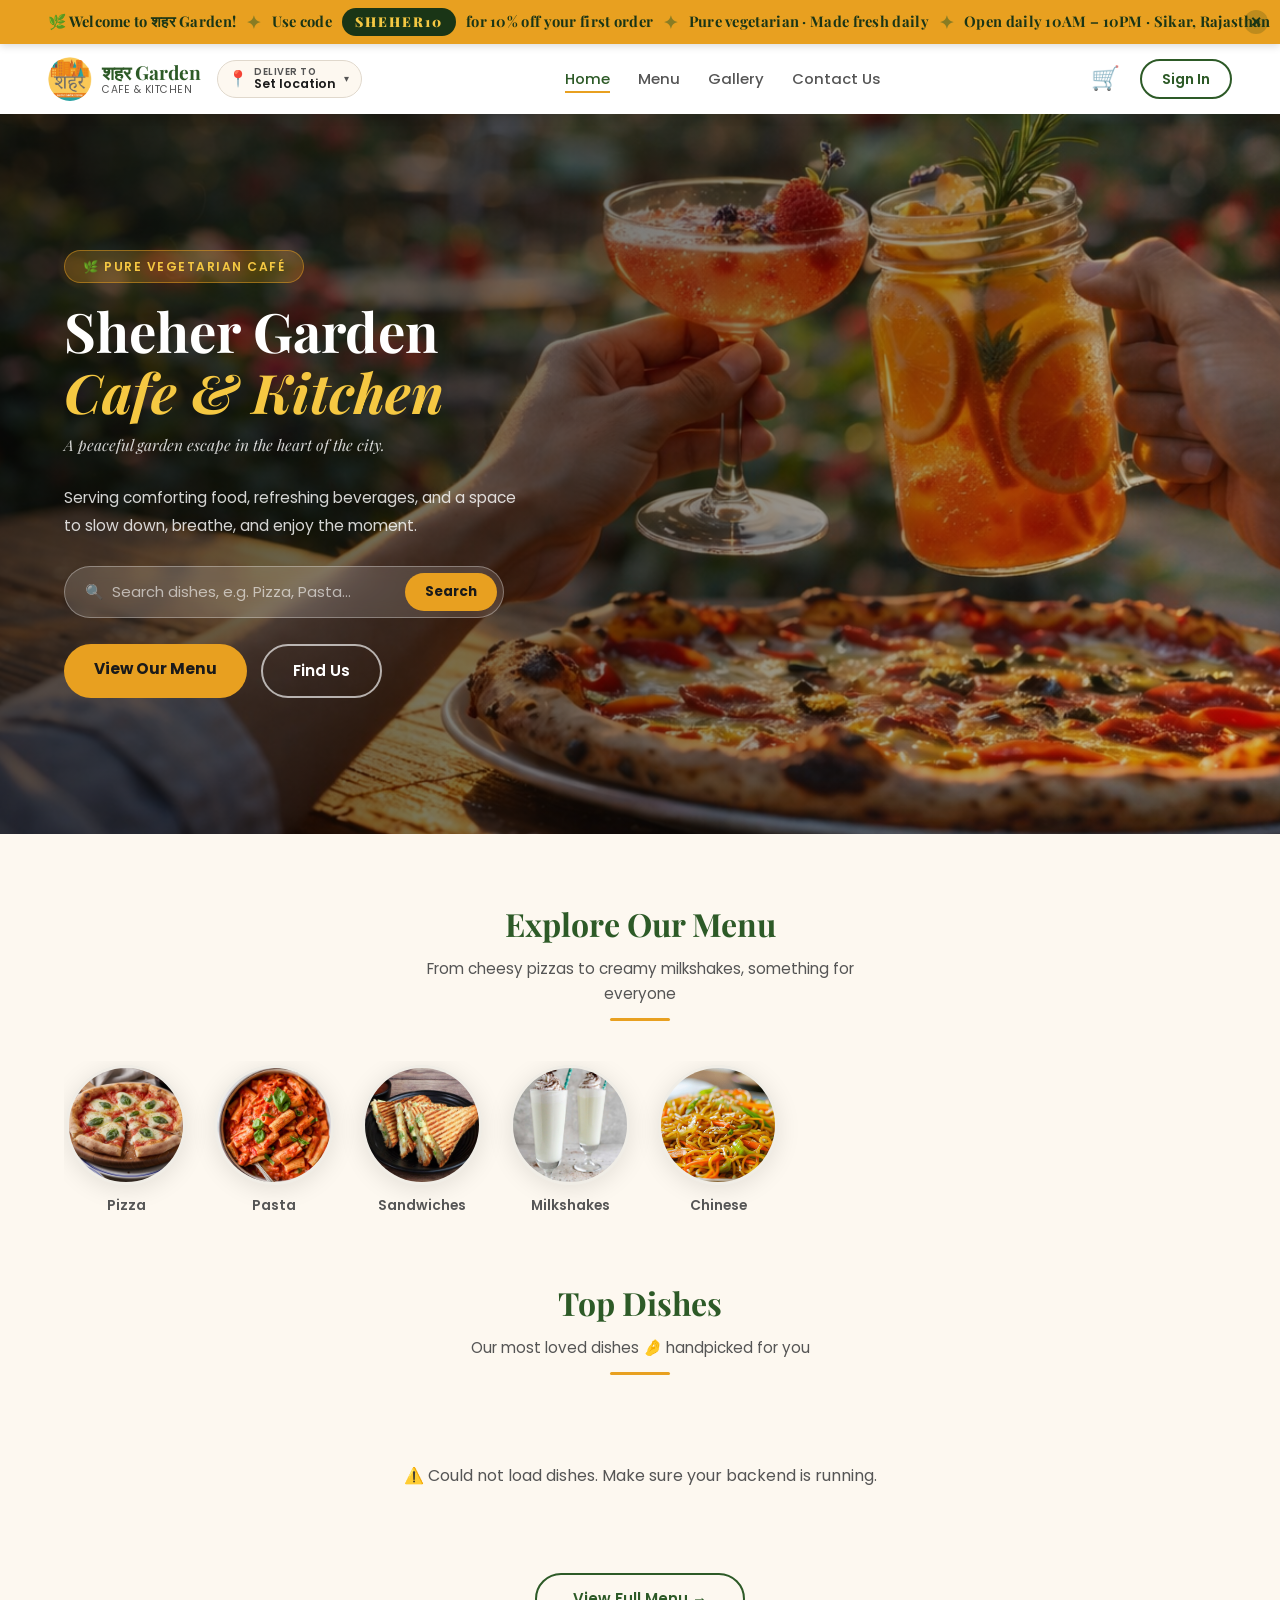
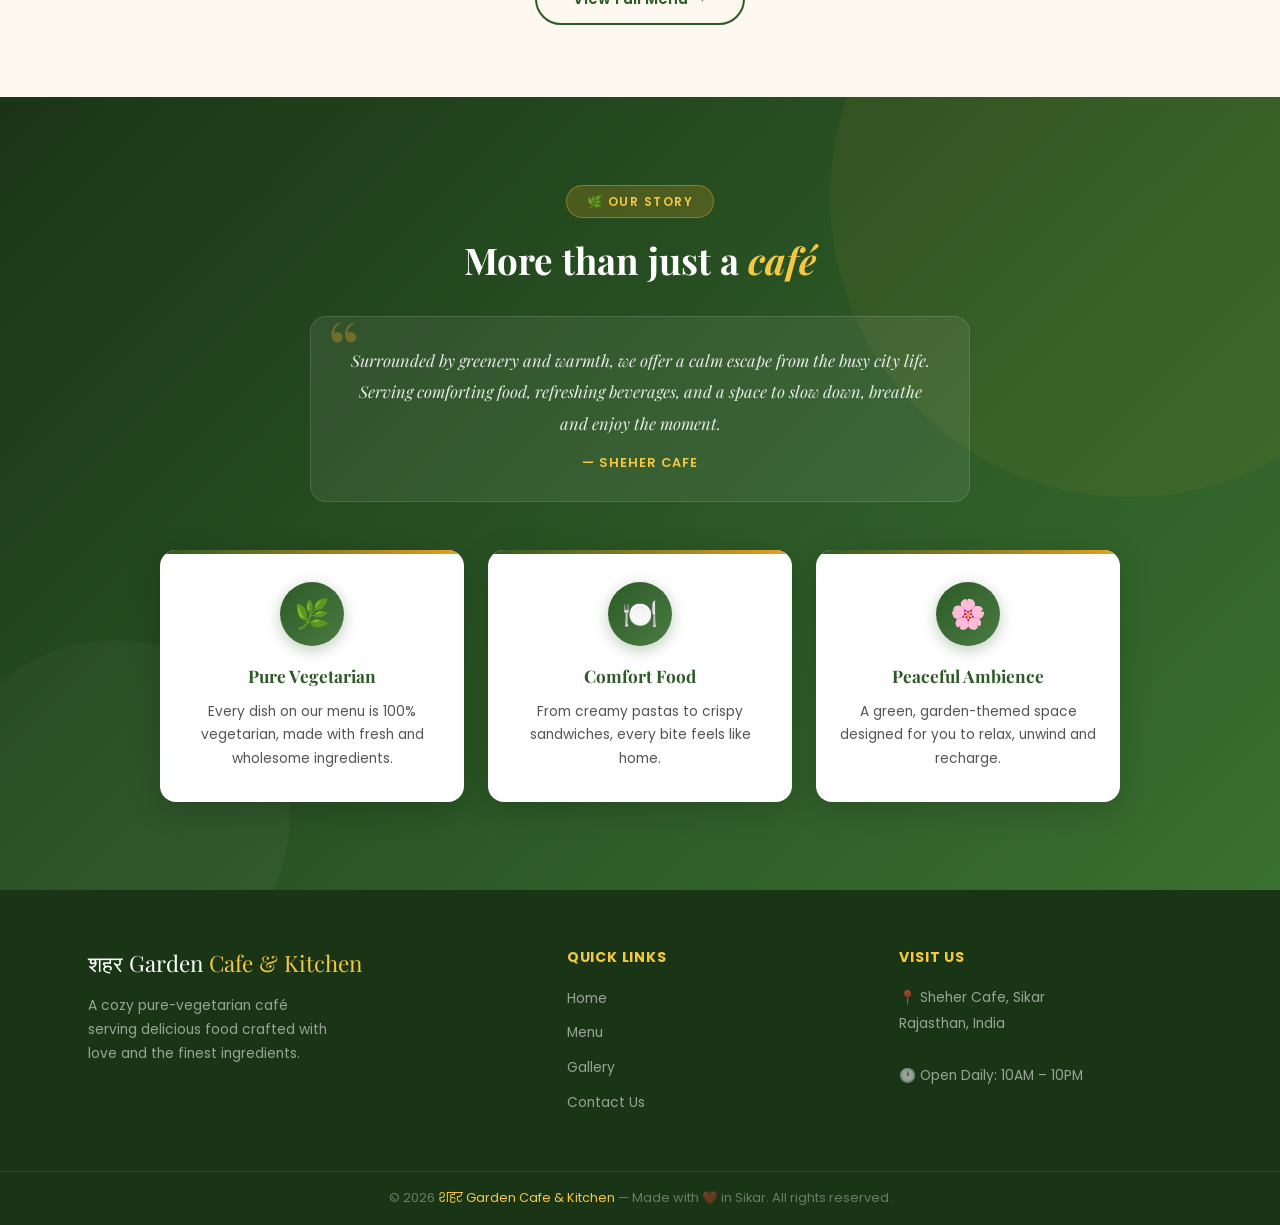
<file: frontend/index.html>
<!DOCTYPE html>
<html lang="en">
<head>
  <meta charset="UTF-8"/>
  <meta name="viewport" content="width=device-width, initial-scale=1.0"/>
  <title>शहर Garden Cafe &amp; Kitchen</title>
  <meta name="description" content="A peaceful pure-vegetarian garden café in Sikar, Rajasthan. Comforting food, refreshing beverages, and a space to slow down."/>

  <!-- Favicon -->
  <link rel="icon" type="image/png" href="images/logo.png"/>
  <link rel="apple-touch-icon" href="images/logo.png"/>

  <!-- Fonts -->
  <link rel="preconnect" href="https://fonts.googleapis.com"/>
  <link rel="preconnect" href="https://fonts.gstatic.com" crossorigin/>
  <link href="https://fonts.googleapis.com/css2?family=Playfair+Display:ital,wght@0,600;0,700;1,600&family=Poppins:wght@300;400;500;600&display=swap" rel="stylesheet"/>

  <!-- CSS: shared first, then page-specific -->
  <link rel="stylesheet" href="css/shared.css"/>
  <link rel="stylesheet" href="css/pages/index.css"/>
</head>
<body>

  <!-- ═══════════════════════════════════════
       ANNOUNCEMENT BAR (index + menu only)
  ═══════════════════════════════════════ -->
  <div class="announce-bar" id="announceBar" role="banner" aria-label="Promotion">
    <div class="announce-ticker" aria-hidden="true">
      <!-- First copy -->
      <span class="announce-msg">
        🌿 Welcome to शहर Garden!
        <span class="sep">✦</span>
        Use code <span class="code-pill">SHEHER10</span> for 10% off your first order
        <span class="sep">✦</span>
        Pure vegetarian · Made fresh daily
        <span class="sep">✦</span>
        Open daily 10AM – 10PM · Sikar, Rajasthan
        <span class="sep">✦</span>
      </span>
      <!-- Duplicate for seamless loop -->
      <span class="announce-msg" aria-hidden="true">
        🌿 Welcome to शहर Garden!
        <span class="sep">✦</span>
        Use code <span class="code-pill">SHEHER10</span> for 10% off your first order
        <span class="sep">✦</span>
        Pure vegetarian · Made fresh daily
        <span class="sep">✦</span>
        Open daily 10AM – 10PM · Sikar, Rajasthan
        <span class="sep">✦</span>
      </span>
    </div>
    <button class="announce-close" id="announceClose" aria-label="Dismiss announcement">✕</button>
  </div>

  <!-- ═══════════════════════════════════════
       NAVBAR
  ═══════════════════════════════════════ -->
  <nav role="navigation" aria-label="Main navigation">

    <!-- Logo -->
    <a class="nav-logo" href="index.html" aria-label="शहर Garden home">
      <img src="images/logo.png" alt="शहर Garden logo"/>
      <div class="nav-logo-text">
        <span class="nav-logo-name">शहर Garden</span>
        <span class="nav-logo-tagline">Cafe &amp; Kitchen</span>
      </div>
    </a>

    <!-- Location tab -->
    <div class="location-tab" id="locationTab" role="button" tabindex="0"
         aria-label="Set delivery location" aria-expanded="false">
      <span class="loc-pin">📍</span>
      <div class="loc-text">
        <span class="loc-label">Deliver to</span>
        <span class="loc-value" id="locValue">Set location</span>
      </div>
      <span class="loc-arrow">▾</span>
      <!-- Location dropdown -->
      <div class="location-dropdown" id="locationDropdown" aria-label="Delivery location picker">
        <div class="loc-dropdown-title">Your Delivery Location</div>
        <div class="loc-current-val" id="locCurrentVal">No location saved yet.</div>
        <button class="btn-use-location" id="btnFetchLocation">
          <div class="loc-spinner" id="locSpinner"></div>
          <span class="btn-loc-label">Use My Current Location</span>
        </button>
      </div>
    </div>

    <!-- Desktop nav links (rendered by shared.js) -->
    <ul class="nav-links" id="navLinks" role="list"></ul>

    <!-- Desktop right: cart + sign in -->
    <div class="nav-actions">
      <button class="cart-btn" id="cartBtn" aria-label="View cart">
        🛒<span class="cart-badge" id="cartBadge" aria-live="polite">0</span>
      </button>
      <a class="btn-signin" href="login.html">Sign In</a>
    </div>

    <!-- Mobile right: cart icon + hamburger (outside menu) -->
    <div class="mobile-nav-right">
      <button class="cart-btn" id="cartBtnMobile" aria-label="View cart">
        🛒<span class="cart-badge" id="cartBadgeMobile" aria-live="polite">0</span>
      </button>
      <button class="hamburger" id="hamburger" aria-label="Open menu" aria-expanded="false">
        <div class="hamburger-bars">
          <span></span><span></span><span></span>
        </div>
        <span class="hamburger-label">Menu</span>
      </button>
    </div>

  </nav>

  <!-- ═══════════════════════════════════════
       MOBILE SLIDE MENU (from right, green)
  ═══════════════════════════════════════ -->
  <div class="mobile-menu-overlay" id="mobileMenuOverlay" aria-hidden="true"></div>
  <div class="mobile-menu" id="mobileMenu" role="dialog" aria-modal="true" aria-label="Navigation">

    <div class="mobile-menu-header">
      <div class="mobile-menu-brand">शहर Garden <em>Cafe &amp; Kitchen</em></div>
      <button class="mobile-menu-close" id="mobileMenuClose" aria-label="Close menu">✕</button>
    </div>

    <!-- Nav links injected by shared.js from NAV_ITEMS -->
    <nav class="mobile-nav-links" id="mobileNavLinks" aria-label="Mobile navigation"></nav>

    <!-- Auth footer: Sign In link replaced by shared.js when logged in -->
    <div class="mobile-menu-footer" id="mobileMenuFooter">
      <a class="btn-signin" href="login.html" id="mobileSignIn">Sign In</a>
    </div>

  </div>

  <!-- ═══════════════════════════════════════
       CART DRAWER
  ═══════════════════════════════════════ -->
  <div class="cart-overlay" id="cartOverlay" aria-hidden="true"></div>
  <div class="cart-drawer"  id="cartDrawer"  role="dialog" aria-modal="true" aria-label="Shopping cart">
    <div class="cart-header">
      <h3>🛒 Your Cart</h3>
      <button class="cart-close" id="cartClose" aria-label="Close cart">✕</button>
    </div>
    <div class="cart-items" id="cartItems">
      <div class="cart-empty">
        <div style="font-size:3rem">🍽️</div>
        <p>Your cart is empty.<br/>Add some delicious dishes!</p>
      </div>
    </div>
    <div class="cart-footer" id="cartFooter" style="display:none;">
      <div class="cart-total">
        <span>Total Amount</span>
        <strong id="cartTotal">₹0</strong>
      </div>
      <button class="btn-checkout" id="checkoutBtn">Proceed to Checkout</button>
    </div>
  </div>

  <!-- ═══════════════════════════════════════
       HERO
  ═══════════════════════════════════════ -->
  <section class="hero" aria-label="Hero">
    <img class="hero-img" src="images/hero.png" alt="शहर Garden Cafe" fetchpriority="high"/>
    <div class="hero-overlay" aria-hidden="true"></div>
    <div class="hero-content">
      <div class="hero-tag">🌿 Pure Vegetarian Café</div>
      <h1>Sheher Garden<br/><em>Cafe &amp; Kitchen</em></h1>
      <p class="hero-subtitle">A peaceful garden escape in the heart of the city.</p>
      <p>Serving comforting food, refreshing beverages, and a space to slow down, breathe, and enjoy the moment.</p>

      <div class="hero-search" id="heroSearch" role="search">
        <input type="text" id="heroSearchInput"
               placeholder="🔍  Search dishes, e.g. Pizza, Pasta…"
               autocomplete="off" aria-label="Search dishes"/>
        <button class="hero-search-btn" id="heroSearchBtn">Search</button>
        <div class="search-results" id="searchResults" role="listbox" aria-label="Search suggestions"></div>
      </div>

      <div class="hero-buttons">
        <a class="btn-hero-primary" href="menu.html">View Our Menu</a>
        <a class="btn-hero-outline" href="contact.html">Find Us</a>
      </div>
    </div>
  </section>

  <!-- ═══════════════════════════════════════
       CATEGORIES SCROLL
  ═══════════════════════════════════════ -->
  <div class="container">
    <section class="categories-section" aria-label="Menu categories">
      <div class="section-head">
        <h2>Explore Our Menu</h2>
        <p>From cheesy pizzas to creamy milkshakes, something for everyone</p>
        <div class="gold-line" aria-hidden="true"></div>
      </div>

      <!-- Drag on desktop, swipe on mobile — add new categories freely -->
      <div class="categories-scroll-wrap" role="list" aria-label="Menu categories">
        <div class="categories-row">
          <a class="cat-item" href="menu.html?category=Pizza" role="listitem">
            <div class="cat-circle"><img src="images/margherita_pizza.png" alt="Pizza" loading="lazy"/></div>
            <span class="cat-label">Pizza</span>
          </a>
          <a class="cat-item" href="menu.html?category=Pasta" role="listitem">
            <div class="cat-circle"><img src="images/red_sause_pasta.png" alt="Pasta" loading="lazy"/></div>
            <span class="cat-label">Pasta</span>
          </a>
          <a class="cat-item" href="menu.html?category=Sandwiches" role="listitem">
            <div class="cat-circle"><img src="images/veg_grilled_sandwich.png" alt="Sandwiches" loading="lazy"/></div>
            <span class="cat-label">Sandwiches</span>
          </a>
          <a class="cat-item" href="menu.html?category=Milkshakes" role="listitem">
            <div class="cat-circle"><img src="images/vanilla_milkshake.png" alt="Milkshakes" loading="lazy"/></div>
            <span class="cat-label">Milkshakes</span>
          </a>
          <a class="cat-item" href="menu.html?category=Chinese" role="listitem">
            <div class="cat-circle"><img src="images/veg_chowmein.png" alt="Chinese" loading="lazy"/></div>
            <span class="cat-label">Chinese</span>
          </a>
          <!-- Add new categories here — scroll handles overflow automatically -->
        </div>
      </div>
    </section>

    <!-- ═══════════════════════════════════════
         FEATURED DISHES
    ═══════════════════════════════════════ -->
    <section class="featured-section" aria-label="Top dishes">
      <div class="section-head">
        <h2>Top Dishes</h2>
        <p>Our most loved dishes 🤌 handpicked for you</p>
        <div class="gold-line" aria-hidden="true"></div>
      </div>
      <div class="menu-grid" id="featuredGrid" role="list">
        <div class="state-box">
          <div class="spinner" aria-hidden="true"></div>
          <p>Loading dishes…</p>
        </div>
      </div>
      <div class="view-all-wrap">
        <a class="btn-view-all" href="menu.html">View Full Menu →</a>
      </div>
    </section>
  </div>

  <!-- ═══════════════════════════════════════
       WHY US
  ═══════════════════════════════════════ -->
  <section class="why-section" aria-label="About us">
    <div class="why-inner">
      <div class="why-tag">🌿 Our Story</div>
      <h2 class="why-title">More than just a <em>café</em></h2>
      <div class="why-quote-block">
        <p>Surrounded by greenery and warmth, we offer a calm escape from the busy city life. Serving comforting food, refreshing beverages, and a space to slow down, breathe and enjoy the moment.</p>
        <div class="author">— Sheher Cafe</div>
      </div>
      <div class="why-cards">
        <div class="why-card">
          <div class="why-icon-wrap" aria-hidden="true">🌿</div>
          <h4>Pure Vegetarian</h4>
          <p>Every dish on our menu is 100% vegetarian, made with fresh and wholesome ingredients.</p>
        </div>
        <div class="why-card">
          <div class="why-icon-wrap" aria-hidden="true">🍽️</div>
          <h4>Comfort Food</h4>
          <p>From creamy pastas to crispy sandwiches, every bite feels like home.</p>
        </div>
        <div class="why-card">
          <div class="why-icon-wrap" aria-hidden="true">🌸</div>
          <h4>Peaceful Ambience</h4>
          <p>A green, garden-themed space designed for you to relax, unwind and recharge.</p>
        </div>
      </div>
    </div>
  </section>

  <!-- ═══════════════════════════════════════
       FOOTER
  ═══════════════════════════════════════ -->
  <footer role="contentinfo">
    <!-- Desktop grid -->
    <div class="footer-inner">
      <div class="footer-brand">
        <div class="logo-text">शहर Garden <em>Cafe &amp; Kitchen</em></div>
        <p>A cozy pure-vegetarian café serving delicious food crafted with love and the finest ingredients.</p>
      </div>
      <div class="footer-col">
        <h4>Quick Links</h4>
        <ul id="footerLinks"></ul>
      </div>
      <div class="footer-col">
        <h4>Visit Us</h4>
        <p>📍 Sheher Cafe, Sikar<br/>Rajasthan, India</p>
        <br/>
        <p>🕐 Open Daily: 10AM – 10PM</p>
      </div>
    </div>
    <!-- Mobile stacked -->
    <div class="footer-mobile">
      <div>
        <div class="footer-mobile-brand">शहर Garden <em>Cafe &amp; Kitchen</em></div>
        <p class="footer-mobile-desc">A cozy pure-vegetarian café<br/>crafted with love.</p>
      </div>
      <div class="footer-mobile-col">
        <h5>Quick Links</h5>
        <ul id="footerLinksMobile"></ul>
      </div>
      <div class="footer-mobile-col">
        <h5>Visit Us</h5>
        <p>📍 Sheher Cafe, Sikar<br/>Rajasthan, India<br/>🕐 Open Daily: 10AM – 10PM</p>
      </div>
    </div>
    <div class="footer-bottom">
      © 2026 <span>शहर Garden Cafe &amp; Kitchen</span> — Made with ❤️ in Sikar. All rights reserved.
    </div>
  </footer>

  <!-- ═══════════════════════════════════════
       SCRIPTS — shared first, page second
  ═══════════════════════════════════════ -->
  <script src="js/shared.js"></script>
  <script src="js/pages/index.js"></script>

</body>
</html>
</file>
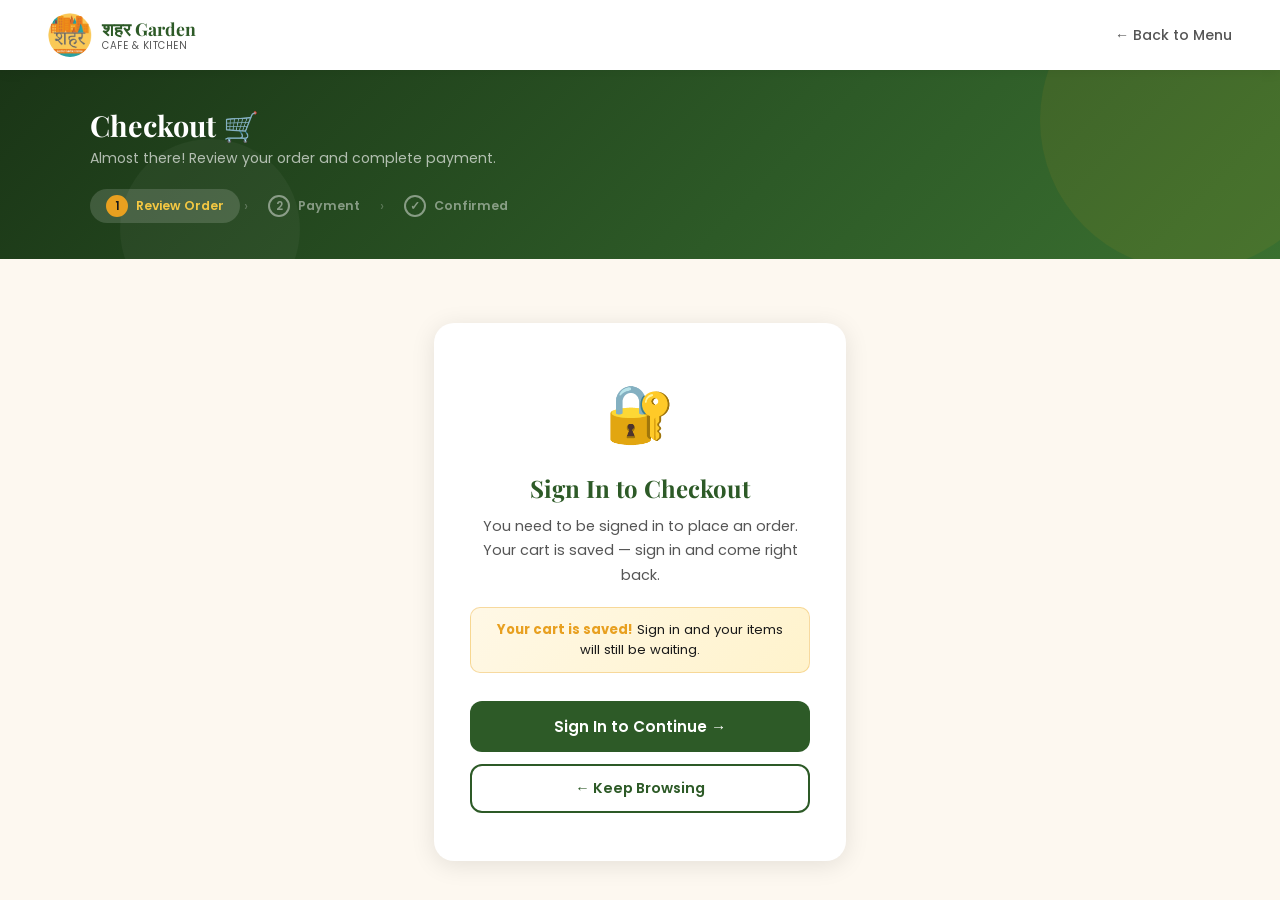
<file: frontend/checkout.html>
<!DOCTYPE html>
<html lang="en">
<head>
  <meta charset="UTF-8"/>
  <meta name="viewport" content="width=device-width, initial-scale=1.0"/>
  <title>Checkout – शहर Garden Cafe &amp; Kitchen</title>

  <!-- Favicon -->
  <link rel="icon" type="image/png" href="images/logo.png"/>
  <link rel="apple-touch-icon" href="images/logo.png"/>

  <!-- Fonts -->
  <link rel="preconnect" href="https://fonts.googleapis.com"/>
  <link rel="preconnect" href="https://fonts.gstatic.com" crossorigin/>
  <link href="https://fonts.googleapis.com/css2?family=Playfair+Display:ital,wght@0,600;0,700;1,600&family=Poppins:wght@300;400;500;600;700&display=swap" rel="stylesheet"/>

  <style>
    /* ── VARIABLES ── */
    :root {
      --green:       #2d5a27;
      --green-light: #4a7c42;
      --green-dark:  #1a3516;
      --gold:        #e8a020;
      --gold-light:  #f5c842;
      --cream:       #fdf8f0;
      --white:       #ffffff;
      --text-dark:   #1a1a1a;
      --text-mid:    #555;
      --error:       #e53e3e;
      --success:     #38a169;
      --shadow:      0 4px 24px rgba(0,0,0,0.10);
      --shadow-lg:   0 12px 40px rgba(0,0,0,0.16);
      --radius:      16px;
      --transition:  0.2s ease;
    }
    *, *::before, *::after { margin:0; padding:0; box-sizing:border-box; }
    body { font-family:'Poppins',sans-serif; background:var(--cream); color:var(--text-dark); min-height:100vh; }
    a { color:inherit; text-decoration:none; }
    button { cursor:pointer; font-family:'Poppins',sans-serif; }

    /* ── NAVBAR ── */
    nav {
      background:var(--white); display:flex; align-items:center;
      justify-content:space-between; padding:0 48px; height:70px;
      box-shadow:0 2px 12px rgba(0,0,0,0.07); position:sticky; top:0; z-index:100;
    }
    .nav-logo { display:flex; align-items:center; gap:10px; }
    .nav-logo img { height:44px; width:44px; border-radius:50%; object-fit:cover; }
    .nav-logo-text { display:flex; flex-direction:column; line-height:1.2; }
    .nav-logo-name    { font-family:'Playfair Display',serif; font-size:1.1rem; color:var(--green); font-weight:700; }
    .nav-logo-tagline { font-size:0.62rem; color:var(--text-mid); text-transform:uppercase; letter-spacing:0.5px; }
    .nav-back {
      display:flex; align-items:center; gap:6px;
      color:var(--text-mid); font-size:0.88rem; font-weight:500;
      transition:color var(--transition);
    }
    .nav-back:hover { color:var(--green); }

    /* ── PAGE HEADER ── */
    .page-header {
      background:linear-gradient(135deg,var(--green-dark) 0%,var(--green) 60%,#3a7030 100%);
      padding:36px 48px; position:relative; overflow:hidden;
    }
    .page-header::before { content:''; position:absolute; width:300px; height:300px; border-radius:50%; background:rgba(232,160,32,0.08); top:-100px; right:-60px; pointer-events:none; }
    .page-header::after  { content:''; position:absolute; width:180px; height:180px; border-radius:50%; background:rgba(255,255,255,0.04); bottom:-60px; left:120px; pointer-events:none; }
    .page-header-inner { position:relative; z-index:2; max-width:1100px; margin:0 auto; }
    .page-header h1 { font-family:'Playfair Display',serif; font-size:1.8rem; color:var(--white); margin-bottom:4px; }
    .page-header p  { color:rgba(255,255,255,0.65); font-size:0.88rem; }

    /* ── STEP INDICATOR ── */
    .step-indicator {
      display:flex; align-items:center; gap:0; margin-top:20px;
    }
    .step-pill {
      display:flex; align-items:center; gap:8px;
      padding:6px 16px; border-radius:24px;
      font-size:0.78rem; font-weight:600; transition:all var(--transition);
      color:rgba(255,255,255,0.45);
    }
    .step-pill.active { background:rgba(255,255,255,0.15); color:var(--gold-light); }
    .step-pill.done   { color:rgba(255,255,255,0.65); }
    .step-num {
      width:22px; height:22px; border-radius:50%; border:2px solid currentColor;
      display:flex; align-items:center; justify-content:center; font-size:0.72rem;
      flex-shrink:0;
    }
    .step-pill.done .step-num { background:var(--success); border-color:var(--success); color:var(--white); }
    .step-pill.active .step-num { background:var(--gold); border-color:var(--gold); color:var(--text-dark); }
    .step-sep { color:rgba(255,255,255,0.25); margin:0 4px; font-size:0.9rem; }

    /* ── LOGIN WALL ── */
    .login-wall { display:none; max-width:460px; margin:64px auto; padding:0 24px; text-align:center; }
    .login-wall-card { background:var(--white); border-radius:20px; box-shadow:var(--shadow); padding:48px 36px; }
    .login-wall-icon { font-size:3.5rem; margin-bottom:16px; }
    .login-wall h2 { font-family:'Playfair Display',serif; font-size:1.5rem; color:var(--green); margin-bottom:10px; }
    .login-wall p { color:var(--text-mid); font-size:0.9rem; line-height:1.7; margin-bottom:20px; }
    .login-wall .note { background:linear-gradient(135deg,#fff8e6,#fff3cc); border:1px solid rgba(232,160,32,0.35); border-radius:10px; padding:12px 16px; font-size:0.82rem; color:var(--text-dark); margin-bottom:28px; }
    .login-wall .note strong { color:var(--gold); }
    .btn-goto-login { display:block; background:var(--green); color:var(--white); padding:14px 24px; border-radius:12px; font-size:0.95rem; font-weight:600; transition:background var(--transition); margin-bottom:12px; text-align:center; }
    .btn-goto-login:hover { background:var(--green-light); }
    .btn-goto-menu { display:block; border:2px solid var(--green); color:var(--green); padding:12px 24px; border-radius:12px; font-size:0.9rem; font-weight:600; transition:all var(--transition); text-align:center; }
    .btn-goto-menu:hover { background:var(--green); color:var(--white); }

    /* ── EMPTY CART ── */
    .empty-cart-state { text-align:center; padding:80px 24px; display:none; }
    .empty-cart-state .icon { font-size:4rem; margin-bottom:16px; }
    .empty-cart-state h2 { font-family:'Playfair Display',serif; color:var(--green); margin-bottom:8px; }
    .empty-cart-state p { color:var(--text-mid); margin-bottom:24px; }
    .btn-go-menu { display:inline-block; background:var(--green); color:var(--white); padding:12px 32px; border-radius:32px; font-weight:600; transition:background var(--transition); }
    .btn-go-menu:hover { background:var(--green-light); }

    /* ── MAIN LAYOUT ── */
    .checkout-wrap { max-width:1100px; margin:0 auto; padding:36px 24px 72px; display:none; }

    /* ── STEP PANELS ── */
    .step-panel { display:none; }
    .step-panel.active { display:block; }

    /* Two-col layout for step 1 */
    .step1-grid { display:grid; grid-template-columns:1fr 360px; gap:28px; align-items:start; }
    .step2-grid { display:grid; grid-template-columns:1fr 360px; gap:28px; align-items:start; }

    /* ── CARDS ── */
    .card {
      background:var(--white); border-radius:var(--radius);
      box-shadow:var(--shadow); padding:24px 28px; margin-bottom:20px;
    }
    .card:last-child { margin-bottom:0; }
    .card-title {
      font-family:'Playfair Display',serif; font-size:1.05rem;
      color:var(--green); margin-bottom:18px;
      display:flex; align-items:center; gap:8px;
    }

    /* ── ORDER ITEMS (Step 1 review) ── */
    .review-item {
      display:flex; align-items:center; justify-content:space-between;
      padding:10px 0; border-bottom:1px solid #f0ede6; gap:12px;
    }
    .review-item:last-child { border-bottom:none; }
    .ri-left { flex:1; }
    .ri-name  { font-size:0.88rem; font-weight:600; color:var(--text-dark); }
    .ri-qty   { font-size:0.75rem; color:var(--text-mid); margin-top:2px; }
    .ri-price { font-size:0.9rem; font-weight:700; color:var(--gold); white-space:nowrap; }

    /* ── DELIVER TO CARD ── */
    .deliver-card { background:var(--white); border-radius:var(--radius); box-shadow:var(--shadow); padding:24px 28px; margin-bottom:20px; }
    .deliver-header { display:flex; align-items:center; justify-content:space-between; margin-bottom:16px; }
    .deliver-title { font-family:'Playfair Display',serif; font-size:1.05rem; color:var(--green); display:flex; align-items:center; gap:8px; }
    .btn-change {
      background:none; border:1.5px solid var(--green); color:var(--green);
      padding:5px 14px; border-radius:20px; font-size:0.78rem; font-weight:600;
      transition:all var(--transition);
    }
    .btn-change:hover { background:var(--green); color:var(--white); }

    /* Saved address display */
    .address-display { background:var(--cream); border-radius:10px; padding:14px 16px; }
    .addr-name  { font-size:0.88rem; font-weight:600; color:var(--text-dark); margin-bottom:3px; }
    .addr-phone { font-size:0.80rem; color:var(--text-mid); margin-bottom:6px; }
    .addr-line  { font-size:0.85rem; color:var(--text-dark); line-height:1.6; }

    /* No location state */
    .no-location { text-align:center; padding:16px; }
    .no-location p { font-size:0.85rem; color:var(--text-mid); margin-bottom:14px; }
    .btn-use-gps {
      display:inline-flex; align-items:center; gap:8px;
      background:var(--green); color:var(--white); border:none;
      padding:10px 20px; border-radius:24px; font-size:0.85rem; font-weight:600;
      transition:background var(--transition);
    }
    .btn-use-gps:hover { background:var(--green-light); }
    .gps-spinner { width:14px; height:14px; border:2px solid rgba(255,255,255,0.4); border-top-color:white; border-radius:50%; animation:spin 0.7s linear infinite; display:none; }
    .gps-spinner.show { display:block; }

    /* Address form (shown when changing) */
    .address-form { display:none; margin-top:16px; border-top:1px solid #f0ede6; padding-top:16px; }
    .address-form.open { display:block; }
    .form-row { display:grid; grid-template-columns:1fr 1fr; gap:14px; }
    .form-group { margin-bottom:14px; }
    .form-group:last-child { margin-bottom:0; }
    .form-group label { display:block; font-size:0.78rem; font-weight:600; color:var(--text-dark); margin-bottom:5px; }
    .form-group label .req { color:var(--error); margin-left:2px; }
    .input-wrap { position:relative; }
    .input-icon { position:absolute; left:12px; top:50%; transform:translateY(-50%); font-size:0.88rem; pointer-events:none; }
    .form-group input, .form-group textarea {
      width:100%; padding:10px 12px 10px 36px;
      border:2px solid #e8e0d4; border-radius:10px;
      font-size:0.88rem; font-family:'Poppins',sans-serif;
      color:var(--text-dark); background:var(--cream);
      transition:border-color var(--transition),box-shadow var(--transition); outline:none;
    }
    .form-group textarea { padding:10px 12px; resize:vertical; min-height:72px; }
    .form-group input:focus, .form-group textarea:focus {
      border-color:var(--green); box-shadow:0 0 0 3px rgba(45,90,39,0.10); background:var(--white);
    }
    .form-group input.err { border-color:var(--error); }
    .field-err { font-size:0.73rem; color:var(--error); margin-top:3px; display:none; }
    .field-err.show { display:block; }
    .btn-save-addr {
      background:var(--green); color:var(--white); border:none;
      padding:10px 24px; border-radius:10px; font-size:0.88rem; font-weight:600;
      transition:background var(--transition); margin-top:6px;
    }
    .btn-save-addr:hover { background:var(--green-light); }

    /* ── COUPON ── */
    .coupon-wrap { display:flex; gap:10px; }
    .coupon-wrap input {
      flex:1; padding:10px 14px; border:2px solid #e8e0d4; border-radius:10px;
      font-size:0.88rem; font-family:'Poppins',sans-serif; color:var(--text-dark);
      background:var(--cream); outline:none; text-transform:uppercase; letter-spacing:1px;
      transition:border-color var(--transition);
    }
    .coupon-wrap input:focus { border-color:var(--green); box-shadow:0 0 0 3px rgba(45,90,39,0.10); background:var(--white); }
    .btn-apply-coupon {
      background:var(--green); color:var(--white); border:none;
      padding:10px 20px; border-radius:10px; font-size:0.85rem; font-weight:600;
      transition:background var(--transition); white-space:nowrap;
    }
    .btn-apply-coupon:hover { background:var(--green-light); }
    .btn-apply-coupon:disabled { opacity:0.6; cursor:not-allowed; }
    .coupon-feedback { margin-top:10px; font-size:0.82rem; display:none; padding:10px 14px; border-radius:8px; align-items:center; gap:8px; }
    .coupon-feedback.success { display:flex; background:#f0fff4; color:var(--success); border:1px solid #c6f6d5; }
    .coupon-feedback.error   { display:flex; background:#fff5f5; color:var(--error);   border:1px solid #fed7d7; }
    .btn-remove-coupon { margin-left:auto; background:none; border:none; color:var(--error); cursor:pointer; font-size:0.78rem; font-weight:600; }

    /* ── ORDER NOTES ── */
    .notes-group textarea {
      padding:10px 12px; width:100%; border:2px solid #e8e0d4; border-radius:10px;
      font-size:0.88rem; font-family:'Poppins',sans-serif; color:var(--text-dark);
      background:var(--cream); resize:vertical; min-height:72px; outline:none;
      transition:border-color var(--transition);
    }
    .notes-group textarea:focus { border-color:var(--green); box-shadow:0 0 0 3px rgba(45,90,39,0.10); background:var(--white); }

    /* ── SUMMARY CARD (sticky right) ── */
    .summary-card {
      background:var(--white); border-radius:var(--radius); box-shadow:var(--shadow);
      padding:24px; position:sticky; top:90px;
    }
    .summary-title {
      font-family:'Playfair Display',serif; font-size:1.05rem; color:var(--green);
      margin-bottom:16px; padding-bottom:12px; border-bottom:2px solid var(--cream);
    }
    .summary-items { max-height:220px; overflow-y:auto; margin-bottom:14px; }
    .summary-item { display:flex; align-items:center; justify-content:space-between; padding:8px 0; border-bottom:1px solid #f0ede6; gap:8px; }
    .summary-item:last-child { border-bottom:none; }
    .s-item-name  { font-size:0.82rem; font-weight:600; color:var(--text-dark); }
    .s-item-qty   { font-size:0.72rem; color:var(--text-mid); }
    .s-item-price { font-size:0.85rem; font-weight:700; color:var(--gold); white-space:nowrap; }
    .price-breakdown { border-top:2px solid var(--cream); padding-top:14px; }
    .price-row { display:flex; justify-content:space-between; align-items:center; margin-bottom:9px; font-size:0.85rem; }
    .price-row .lbl { color:var(--text-mid); }
    .price-row .val { font-weight:600; color:var(--text-dark); }
    .price-row.discount .val { color:var(--success); }
    .price-row.total { border-top:2px solid var(--cream); padding-top:11px; margin-top:4px; margin-bottom:0; }
    .price-row.total .lbl { font-size:0.95rem; font-weight:700; color:var(--text-dark); }
    .price-row.total .val { font-size:1.15rem; font-weight:700; color:var(--green); font-family:'Playfair Display',serif; }
    .free-note { color:var(--success); font-size:0.75rem; font-weight:600; }
    .min-order-warn { background:#fff5f5; border:1px solid #fed7d7; border-radius:8px; padding:10px 14px; font-size:0.78rem; color:var(--error); margin-top:14px; display:none; }
    .min-order-warn.show { display:block; }

    /* ── DELIVERY TIME BADGE ── */
    .delivery-badge {
      background:linear-gradient(135deg,#fff8e6,#fff3cc); border:1px solid rgba(232,160,32,0.3);
      border-radius:10px; padding:11px 14px; display:flex; align-items:center; gap:10px; margin-bottom:16px;
    }
    .delivery-badge .db-text { font-size:0.82rem; color:var(--text-dark); }
    .delivery-badge .db-text strong { color:var(--gold); }

    /* ── STEP BOTTOM ACTIONS ── */
    .step-actions {
      display:flex; align-items:center; justify-content:space-between;
      margin-top:24px; gap:14px;
    }
    .btn-back {
      display:flex; align-items:center; gap:6px;
      color:var(--text-mid); font-size:0.9rem; font-weight:600; border:none; background:none;
      padding:12px 0; transition:color var(--transition);
    }
    .btn-back:hover { color:var(--green); }
    .btn-continue {
      background:var(--green); color:var(--white); border:none;
      padding:13px 32px; border-radius:12px; font-size:0.95rem; font-weight:700;
      transition:all var(--transition); display:flex; align-items:center; gap:8px;
    }
    .btn-continue:hover:not(:disabled) { background:var(--green-light); transform:translateY(-1px); box-shadow:0 6px 20px rgba(45,90,39,0.25); }
    .btn-continue:disabled { opacity:0.5; cursor:not-allowed; transform:none; box-shadow:none; }

    /* ── PAYMENT STEP ── */
    /* Collapsed order summary on step 2 */
    .order-recap {
      background:var(--white); border-radius:var(--radius); box-shadow:var(--shadow);
      padding:20px 24px; margin-bottom:20px;
    }
    .recap-header {
      display:flex; align-items:center; justify-content:space-between;
      cursor:pointer; user-select:none;
    }
    .recap-title { font-family:'Playfair Display',serif; font-size:1rem; color:var(--green); }
    .recap-total { font-size:1rem; font-weight:700; color:var(--green); font-family:'Playfair Display',serif; }
    .recap-toggle { font-size:0.8rem; color:var(--text-mid); transition:transform var(--transition); }
    .recap-toggle.open { transform:rotate(180deg); }
    .recap-body { display:none; margin-top:14px; padding-top:14px; border-top:1px solid #f0ede6; }
    .recap-body.open { display:block; }
    .recap-addr { font-size:0.83rem; color:var(--text-mid); line-height:1.7; }
    .recap-addr strong { color:var(--text-dark); }

    /* Payment options */
    .payment-options { display:flex; flex-direction:column; gap:14px; margin-bottom:24px; }
    .payment-option {
      border:2px solid #e8e0d4; border-radius:14px; padding:18px 20px;
      cursor:pointer; transition:all var(--transition); display:flex; align-items:center; gap:16px;
      background:var(--white);
    }
    .payment-option:hover { border-color:var(--green); box-shadow:0 4px 16px rgba(45,90,39,0.10); }
    .payment-option.selected { border-color:var(--green); background:linear-gradient(135deg,#f0f7ee,#e8f5e4); box-shadow:0 4px 16px rgba(45,90,39,0.12); }
    .payment-option input[type=radio] { display:none; }
    .po-icon { font-size:1.8rem; flex-shrink:0; }
    .po-info { flex:1; }
    .po-label { font-size:0.95rem; font-weight:700; color:var(--text-dark); margin-bottom:2px; }
    .po-desc  { font-size:0.78rem; color:var(--text-mid); }
    .po-radio {
      width:20px; height:20px; border-radius:50%; border:2px solid #d0c8be;
      flex-shrink:0; display:flex; align-items:center; justify-content:center;
      transition:all var(--transition);
    }
    .payment-option.selected .po-radio { border-color:var(--green); background:var(--green); }
    .payment-option.selected .po-radio::after { content:''; width:8px; height:8px; border-radius:50%; background:var(--white); }

    /* Online payment sub-options */
    .online-sub { display:none; background:var(--cream); border-radius:10px; padding:14px 16px; margin-top:12px; }
    .online-sub.show { display:block; }
    .online-coming-soon { text-align:center; padding:8px 0; }
    .online-coming-soon p { font-size:0.82rem; color:var(--text-mid); }
    .online-coming-soon .badge { display:inline-block; background:rgba(232,160,32,0.15); color:var(--gold); border:1px solid rgba(232,160,32,0.3); border-radius:20px; padding:3px 12px; font-size:0.72rem; font-weight:700; letter-spacing:0.5px; margin-bottom:6px; }

    /* Place order button */
    .btn-place-order {
      width:100%; background:var(--green); color:var(--white); border:none;
      padding:15px; border-radius:12px; font-size:1rem; font-weight:700;
      transition:all var(--transition); display:flex; align-items:center; justify-content:center; gap:10px;
    }
    .btn-place-order:hover:not(:disabled) { background:var(--green-light); transform:translateY(-1px); box-shadow:0 8px 24px rgba(45,90,39,0.25); }
    .btn-place-order:disabled { opacity:0.5; cursor:not-allowed; transform:none; box-shadow:none; }
    .btn-spinner { width:18px; height:18px; border:2px solid rgba(255,255,255,0.4); border-top-color:white; border-radius:50%; animation:spin 0.7s linear infinite; display:none; }
    .btn-spinner.show { display:block; }
    .secure-note { text-align:center; margin-top:10px; font-size:0.73rem; color:var(--text-mid); }

    /* ── SUCCESS OVERLAY ── */
    .success-overlay {
      position:fixed; inset:0; background:rgba(0,0,0,0.55);
      display:flex; align-items:center; justify-content:center;
      z-index:9999; padding:24px; opacity:0; pointer-events:none;
      transition:opacity 0.3s;
    }
    .success-overlay.show { opacity:1; pointer-events:all; }
    .success-modal {
      background:var(--white); border-radius:24px; padding:48px 40px;
      text-align:center; max-width:420px; width:100%;
      box-shadow:0 24px 64px rgba(0,0,0,0.25);
      transform:scale(0.9); transition:transform 0.3s cubic-bezier(0.175,0.885,0.32,1.275);
    }
    .success-overlay.show .success-modal { transform:scale(1); }
    .checkmark-circle {
      width:80px; height:80px; border-radius:50%; background:var(--success);
      display:flex; align-items:center; justify-content:center;
      margin:0 auto 20px; animation:popIn 0.5s cubic-bezier(0.175,0.885,0.32,1.275) both;
      box-shadow:0 0 0 0 rgba(56,161,105,0.4);
    }
    .checkmark-circle.pulse { animation:popIn 0.5s cubic-bezier(0.175,0.885,0.32,1.275) both, pulse 2s 0.5s ease-out infinite; }
    @keyframes popIn { from { transform:scale(0); opacity:0; } to { transform:scale(1); opacity:1; } }
    @keyframes pulse { 0%,100% { box-shadow:0 0 0 0 rgba(56,161,105,0.4); } 70% { box-shadow:0 0 0 16px rgba(56,161,105,0); } }
    .checkmark-circle svg { width:38px; height:38px; stroke:white; stroke-width:3; fill:none; stroke-dasharray:60; stroke-dashoffset:60; animation:drawCheck 0.4s 0.3s ease forwards; }
    @keyframes drawCheck { to { stroke-dashoffset:0; } }
    .success-modal h2 { font-family:'Playfair Display',serif; font-size:1.7rem; color:var(--text-dark); margin-bottom:8px; }
    .success-modal p { color:var(--text-mid); font-size:0.88rem; line-height:1.7; margin-bottom:6px; }
    .success-order-id { display:inline-block; background:var(--cream); border:1px solid #e8e0d4; border-radius:20px; padding:5px 16px; font-size:0.78rem; font-weight:700; color:var(--green); letter-spacing:1px; margin:10px 0 20px; }
    .success-redirect { font-size:0.78rem; color:var(--text-mid); margin-top:12px; }
    .btn-go-orders {
      display:block; background:var(--green); color:var(--white);
      padding:13px 24px; border-radius:12px; font-size:0.92rem; font-weight:600;
      transition:background var(--transition); text-align:center;
    }
    .btn-go-orders:hover { background:var(--green-light); }

    /* ── TOAST ── */
    .toast { position:fixed; bottom:24px; left:50%; transform:translateX(-50%) translateY(80px); background:var(--text-dark); color:var(--white); padding:12px 24px; border-radius:32px; font-size:0.85rem; font-weight:500; z-index:9998; transition:transform 0.3s; white-space:nowrap; pointer-events:none; }
    .toast.show { transform:translateX(-50%) translateY(0); }
    .toast.error   { background:var(--error); }
    .toast.success { background:var(--success); }

    @keyframes spin { to { transform:rotate(360deg); } }

    /* ── RESPONSIVE ── */
    @media(max-width:900px) {
      .step1-grid, .step2-grid { grid-template-columns:1fr; }
      .summary-card { position:static; order:-1; }
      nav { padding:0 20px; }
      .page-header { padding:28px 24px; }
      .page-header h1 { font-size:1.5rem; }
    }
    @media(max-width:600px) {
      .form-row { grid-template-columns:1fr; }
      .checkout-wrap { padding:24px 16px 60px; }
      .step-actions { flex-wrap:wrap; }
      .btn-continue { width:100%; justify-content:center; order:1; }
      .btn-back { order:2; margin:0 auto; }
      .success-modal { padding:36px 24px; }
    }
  </style>
</head>
<body>

  <!-- ── NAVBAR ── -->
  <nav>
    <a class="nav-logo" href="index.html">
      <img src="images/logo.png" alt="शहर Garden"/>
      <div class="nav-logo-text">
        <span class="nav-logo-name">शहर Garden</span>
        <span class="nav-logo-tagline">Cafe &amp; Kitchen</span>
      </div>
    </a>
    <a class="nav-back" href="menu.html" id="navBack">
      ← Back to Menu
    </a>
  </nav>

  <!-- ── PAGE HEADER ── -->
  <div class="page-header">
    <div class="page-header-inner">
      <h1>Checkout 🛒</h1>
      <p>Almost there! Review your order and complete payment.</p>
      <div class="step-indicator">
        <div class="step-pill active" id="pill1">
          <div class="step-num">1</div>
          Review Order
        </div>
        <span class="step-sep">›</span>
        <div class="step-pill" id="pill2">
          <div class="step-num">2</div>
          Payment
        </div>
        <span class="step-sep">›</span>
        <div class="step-pill" id="pill3">
          <div class="step-num">✓</div>
          Confirmed
        </div>
      </div>
    </div>
  </div>

  <!-- ── LOGIN WALL ── -->
  <div class="login-wall" id="loginWall">
    <div class="login-wall-card">
      <div class="login-wall-icon">🔐</div>
      <h2>Sign In to Checkout</h2>
      <p>You need to be signed in to place an order. Your cart is saved — sign in and come right back.</p>
      <div class="note"><strong>Your cart is saved!</strong> Sign in and your items will still be waiting.</div>
      <a class="btn-goto-login" href="login.html">Sign In to Continue →</a>
      <a class="btn-goto-menu" href="menu.html">← Keep Browsing</a>
    </div>
  </div>

  <!-- ── EMPTY CART ── -->
  <div class="empty-cart-state" id="emptyState">
    <div class="icon">🛒</div>
    <h2>Your cart is empty</h2>
    <p>Add some delicious dishes before checking out.</p>
    <a class="btn-go-menu" href="menu.html">Browse Menu</a>
  </div>

  <!-- ── MAIN CHECKOUT ── -->
  <div class="checkout-wrap" id="checkoutWrap">

    <!-- ════════════════════════════════════════
         STEP 1 — REVIEW ORDER
    ════════════════════════════════════════ -->
    <div class="step-panel active" id="step1">
      <div class="step1-grid">

        <!-- LEFT -->
        <div>

          <!-- Order Items -->
          <div class="card">
            <div class="card-title">🧾 Your Order</div>
            <div id="reviewItems"></div>
          </div>

          <!-- Deliver To -->
          <div class="deliver-card" id="deliverCard">
            <div class="deliver-header">
              <div class="deliver-title">📍 Deliver To</div>
              <button class="btn-change" id="btnChangeAddr" onclick="toggleAddressForm()">Change</button>
            </div>

            <!-- Address display (shown when address exists) -->
            <div id="addressDisplay" style="display:none;">
              <div class="address-display">
                <div class="addr-name" id="dispName"></div>
                <div class="addr-phone" id="dispPhone"></div>
                <div class="addr-line" id="dispAddr"></div>
              </div>
            </div>

            <!-- No address / use GPS -->
            <div id="noAddress">
              <div class="no-location">
                <p>No delivery address saved. Choose an option:</p>
                <div style="display:flex;flex-direction:column;gap:10px;margin-top:4px;">
                  <button class="btn-use-gps" id="btnUseGPS" onclick="fetchGPS()">
                    <div class="gps-spinner" id="gpsSpinner"></div>
                    <span id="gpsLabel">📍 Use My Current Location</span>
                  </button>
                  <button class="btn-use-gps" onclick="openAddressForm()" style="background:var(--green-light);">
                    🏠 Add a Different Address
                  </button>
                </div>
              </div>
            </div>

            <!-- Address Form -->
            <div class="address-form" id="addressForm">
              <div class="form-row">
                <div class="form-group">
                  <label>Full Name <span class="req">*</span></label>
                  <div class="input-wrap">
                    <span class="input-icon">👤</span>
                    <input type="text" id="f_name" placeholder="Your full name"/>
                  </div>
                  <div class="field-err" id="err_name">Please enter your name.</div>
                </div>
                <div class="form-group">
                  <label>Phone Number <span class="req">*</span></label>
                  <div class="input-wrap">
                    <span class="input-icon">📞</span>
                    <input type="tel" id="f_phone" placeholder="10-digit number" maxlength="10"/>
                  </div>
                  <div class="field-err" id="err_phone">Enter a valid 10-digit number.</div>
                </div>
              </div>
              <div class="form-group">
                <label>Address Line 1 <span class="req">*</span></label>
                <div class="input-wrap">
                  <span class="input-icon">🏠</span>
                  <input type="text" id="f_line1" placeholder="House/Flat no., Street, Colony"/>
                </div>
                <div class="field-err" id="err_line1">Please enter your address.</div>
              </div>
              <div class="form-row">
                <div class="form-group">
                  <label>City <span class="req">*</span></label>
                  <div class="input-wrap">
                    <span class="input-icon">🏙️</span>
                    <input type="text" id="f_city" placeholder="City"/>
                  </div>
                  <div class="field-err" id="err_city">Please enter your city.</div>
                </div>
                <div class="form-group">
                  <label>Pincode <span class="req">*</span></label>
                  <div class="input-wrap">
                    <span class="input-icon">📮</span>
                    <input type="text" id="f_pincode" placeholder="6-digit pincode" maxlength="6"/>
                  </div>
                  <div class="field-err" id="err_pincode">Enter a valid 6-digit pincode.</div>
                </div>
              </div>
              <div class="form-group">
                <label>Landmark / Nearby Area</label>
                <div class="input-wrap">
                  <span class="input-icon">📍</span>
                  <input type="text" id="f_landmark" placeholder="e.g. Near City Mall, Opp. SBI Bank"/>
                </div>
              </div>
              <button class="btn-save-addr" onclick="saveAddress()">Save Address →</button>
            </div>
          </div>

          <!-- Order Notes -->
          <div class="card">
            <div class="card-title">📝 Order Notes</div>
            <div class="notes-group">
              <textarea id="f_notes" placeholder="Any special instructions? e.g. Less spicy, extra sauce, no onions, ring the bell…"></textarea>
            </div>
          </div>

          <!-- Coupon -->
          <div class="card">
            <div class="card-title">🎟️ Have a Coupon?</div>
            <div class="coupon-wrap">
              <input type="text" id="couponInput" placeholder="Enter coupon e.g. SHEHER10"/>
              <button class="btn-apply-coupon" id="btnApplyCoupon" onclick="applyCoupon()">Apply</button>
            </div>
            <div class="coupon-feedback" id="couponFeedback"></div>
          </div>

          <!-- Step 1 Actions -->
          <div class="step-actions">
            <button class="btn-back" onclick="window.location.href='menu.html'">← Back to Cart</button>
            <button class="btn-continue" id="btnContinue" onclick="goToPayment()">
              Continue to Payment →
            </button>
          </div>

        </div>

        <!-- RIGHT — Summary -->
        <div>
          <div class="summary-card">
            <div class="summary-title">🧾 Order Summary</div>
            <div class="summary-items" id="summaryItems"></div>
            <div class="price-breakdown">
              <div class="price-row">
                <span class="lbl">Subtotal</span>
                <span class="val" id="priceSubtotal">₹0</span>
              </div>
              <div class="price-row discount" id="discountRow" style="display:none">
                <span class="lbl">Coupon Discount</span>
                <span class="val" id="priceDiscount">−₹0</span>
              </div>
              <div class="price-row">
                <span class="lbl">Delivery Charge</span>
                <span class="val" id="priceDelivery">₹30</span>
              </div>
              <div class="price-row total">
                <span class="lbl">Total</span>
                <span class="val" id="priceTotal">₹0</span>
              </div>
            </div>
            <div class="min-order-warn" id="minOrderWarn">
              Minimum order value is <strong>₹250</strong>. Please add more items.
            </div>
            <div class="delivery-badge" style="margin-top:16px;">
              <span>⏱️</span>
              <div class="db-text">Est. delivery: <strong id="deliveryTimeText">30–45 min</strong></div>
            </div>
          </div>
        </div>

      </div>
    </div><!-- end step 1 -->

    <!-- ════════════════════════════════════════
         STEP 2 — PAYMENT
    ════════════════════════════════════════ -->
    <div class="step-panel" id="step2">
      <div class="step2-grid">

        <!-- LEFT -->
        <div>

          <!-- Collapsed Order Recap -->
          <div class="order-recap">
            <div class="recap-header" onclick="toggleRecap()">
              <div class="recap-title">🧾 Order Summary</div>
              <div style="display:flex;align-items:center;gap:10px;">
                <div class="recap-total" id="recapTotal">₹0</div>
                <div class="recap-toggle" id="recapToggle">▼</div>
              </div>
            </div>
            <div class="recap-body" id="recapBody">
              <div id="recapItems" style="margin-bottom:10px;"></div>
              <div class="recap-addr" id="recapAddr"></div>
            </div>
          </div>

          <!-- Payment Options -->
          <div class="card">
            <div class="card-title">💳 Payment Method</div>
            <div class="payment-options">

              <div class="payment-option" id="opt_cod" onclick="selectPayment('cod')">
                <input type="radio" name="payment" value="cod"/>
                <div class="po-icon">💵</div>
                <div class="po-info">
                  <div class="po-label">Cash on Delivery</div>
                  <div class="po-desc">Pay in cash when your order arrives</div>
                </div>
                <div class="po-radio"></div>
              </div>

              <div class="payment-option" id="opt_online" onclick="selectPayment('online')">
                <input type="radio" name="payment" value="online"/>
                <div class="po-icon">📱</div>
                <div class="po-info">
                  <div class="po-label">Pay Online</div>
                  <div class="po-desc">UPI, Card, Net Banking</div>
                </div>
                <div class="po-radio"></div>
                <div class="online-sub" id="onlineSub">
                  <div class="online-coming-soon">
                    <p>💳 UPI · Cards · Net Banking via Razorpay</p>
                  </div>
                </div>
              </div>

            </div>

            <!-- Place Order -->
            <button class="btn-place-order" id="btnPlaceOrder" onclick="placeOrder()" disabled>
              <span id="placeOrderText">🔒 Place Order</span>
              <div class="btn-spinner" id="placeSpinner"></div>
            </button>
            <div class="secure-note">🔒 Safe &amp; secure checkout</div>

          </div>

          <!-- Step 2 Actions -->
          <div class="step-actions" style="margin-top:8px;">
            <button class="btn-back" onclick="goToReview()">← Back</button>
          </div>

        </div>

        <!-- RIGHT — Summary (same sticky card) -->
        <div>
          <div class="summary-card">
            <div class="summary-title">🧾 Order Summary</div>
            <div class="summary-items" id="summaryItems2"></div>
            <div class="price-breakdown">
              <div class="price-row">
                <span class="lbl">Subtotal</span>
                <span class="val" id="priceSubtotal2">₹0</span>
              </div>
              <div class="price-row discount" id="discountRow2" style="display:none">
                <span class="lbl">Coupon Discount</span>
                <span class="val" id="priceDiscount2">−₹0</span>
              </div>
              <div class="price-row">
                <span class="lbl">Delivery Charge</span>
                <span class="val" id="priceDelivery2">₹30</span>
              </div>
              <div class="price-row total">
                <span class="lbl">Total</span>
                <span class="val" id="priceTotal2">₹0</span>
              </div>
            </div>
          </div>
        </div>

      </div>
    </div><!-- end step 2 -->

  </div><!-- end checkout-wrap -->

  <!-- ── SUCCESS OVERLAY ── -->
  <div class="success-overlay" id="successOverlay">
    <div class="success-modal">
      <div class="checkmark-circle pulse">
        <svg viewBox="0 0 52 52"><polyline points="14,27 22,35 38,19"/></svg>
      </div>
      <h2>Order Placed! 🎉</h2>
      <p>Thank you! Your order has been received and is being prepared.</p>
      <div class="success-order-id" id="successOrderId">Order #...</div>
      <a class="btn-go-orders" href="orders.html">View My Orders →</a>
      <p class="success-redirect">Redirecting in <span id="countDown">4</span>s…</p>
    </div>
  </div>

  <!-- ── TOAST ── -->
  <div class="toast" id="toast"></div>

  <script src="https://checkout.razorpay.com/v1/checkout.js"></script>
  <script>
    const API = window.location.hostname === '127.0.0.1' || window.location.hostname === 'localhost'
  ? 'http://127.0.0.1:8000'
  : 'https://food-ordering-webapp-pgcy.onrender.com';

    let cart        = [];
    let couponCode  = null;
    let discountAmt = 0;
    let deliveryAddress = null;   /* { name, phone, line1, city, pincode, landmark } */
    let selectedPayment = null;
    let settings = {
      delivery_charge: 30,
      free_delivery_above: 500,
      min_order_value: 250,
      estimated_delivery_time: '30–45 min'
    };

    /* ════════════════════════════════════════
       INIT
    ════════════════════════════════════════ */
    document.addEventListener('DOMContentLoaded', async () => {
      const token = localStorage.getItem('sg_token');

      if (!token) {
        document.getElementById('loginWall').style.display = 'block';
        return;
      }

      const cartKey = localStorage.getItem('sg_user_email') ? `sg_cart_${localStorage.getItem('sg_user_email')}` : 'sg_cart';
      try { cart = JSON.parse(localStorage.getItem(cartKey)) || []; } catch { cart = []; }

      if (!cart.length) {
        document.getElementById('emptyState').style.display = 'block';
        return;
      }

      document.getElementById('checkoutWrap').style.display = 'block';

      const savedName  = localStorage.getItem('sg_user_name')  || '';
      const savedPhone = localStorage.getItem('sg_user_phone') || '';
      if (savedName)  document.getElementById('f_name').value  = savedName;
      if (savedPhone) document.getElementById('f_phone').value = savedPhone;

      await fetchSettings();
      renderReviewItems();
      renderSummary();

      /* Try to load saved address from DB first */
      await loadSavedAddress();
    });

    /* ════════════════════════════════════════
       LOAD SAVED ADDRESS FROM DB
    ════════════════════════════════════════ */
    async function loadSavedAddress() {
      const token = localStorage.getItem('sg_token');

      /* 1. Try DB saved address first */
      try {
        const res  = await fetch(`${API}/api/me/address`, {
          headers: { 'Authorization': 'Bearer ' + token }
        });
        const data = await res.json();
        if (data.address) {
          deliveryAddress = data.address;
          renderAddressState();
          return;
        }
      } catch {}

      /* 2. Fall back to navbar saved location (sg_user_location) */
      try {
        const raw = localStorage.getItem('sg_user_location');
        if (raw) {
          const loc = JSON.parse(raw);
          if (loc && (loc.short || loc.full)) {
            deliveryAddress = {
              _isGPS:  true,
              name:    localStorage.getItem('sg_user_name')  || '',
              phone:   localStorage.getItem('sg_user_phone') || '',
              short:   loc.short || '',
              full:    loc.full  || loc.short || '',
              lat:     loc.lat,
              lon:     loc.lon,
              line1:   '',
              city:    '',
              pincode: '',
              landmark:'',
            };
          }
        }
      } catch {}

      renderAddressState();
    }

    /* ════════════════════════════════════════
       SETTINGS
    ════════════════════════════════════════ */
    async function fetchSettings() {
      try {
        const res = await fetch(`${API}/api/settings`);
        if (res.ok) {
          settings = await res.json();
          document.getElementById('deliveryTimeText').textContent =
            settings.estimated_delivery_time || '30–45 min';
        }
      } catch {}
    }

    /* ════════════════════════════════════════
       RENDER REVIEW ITEMS
    ════════════════════════════════════════ */
    function renderReviewItems() {
      const container = document.getElementById('reviewItems');
      container.innerHTML = cart.map(item => `
        <div class="review-item">
          <div class="ri-left">
            <div class="ri-name">${escapeHtml(item.name)}</div>
            <div class="ri-qty">× ${item.qty}</div>
          </div>
          <div class="ri-price">₹${(item.price * item.qty).toFixed(0)}</div>
        </div>
      `).join('');
    }

    /* ════════════════════════════════════════
       RENDER SUMMARY (both steps)
    ════════════════════════════════════════ */
    function renderSummary() {
      const subtotal       = cart.reduce((s, i) => s + i.price * i.qty, 0);
      const deliveryCharge = subtotal >= settings.free_delivery_above ? 0 : settings.delivery_charge;
      const total          = Math.max(0, subtotal - discountAmt + deliveryCharge);

      /* Step 1 summary */
      const s1Items = document.getElementById('summaryItems');
      s1Items.innerHTML = cart.map(i => `
        <div class="summary-item">
          <div><div class="s-item-name">${escapeHtml(i.name)}</div><div class="s-item-qty">× ${i.qty}</div></div>
          <div class="s-item-price">₹${(i.price * i.qty).toFixed(0)}</div>
        </div>`).join('');

      setSummaryValues('', subtotal, discountAmt, deliveryCharge, total);

      /* Step 2 summary */
      const s2Items = document.getElementById('summaryItems2');
      s2Items.innerHTML = s1Items.innerHTML;
      setSummaryValues('2', subtotal, discountAmt, deliveryCharge, total);

      /* Recap total */
      document.getElementById('recapTotal').textContent = `₹${total.toFixed(0)}`;

      /* Min order */
      const belowMin = subtotal < settings.min_order_value;
      document.getElementById('minOrderWarn').classList.toggle('show', belowMin);
      document.getElementById('btnContinue').disabled = belowMin;
    }

    function setSummaryValues(sfx, subtotal, discount, delivery, total) {
      document.getElementById('priceSubtotal' + sfx).textContent = `₹${subtotal.toFixed(0)}`;
      if (discount > 0) {
        document.getElementById('discountRow' + sfx).style.display = 'flex';
        document.getElementById('priceDiscount' + sfx).textContent = `−₹${discount.toFixed(0)}`;
      } else {
        document.getElementById('discountRow' + sfx).style.display = 'none';
      }
      document.getElementById('priceDelivery' + sfx).innerHTML = delivery === 0
        ? '<span class="free-note">FREE 🎉</span>'
        : `₹${delivery}`;
      document.getElementById('priceTotal' + sfx).textContent = `₹${total.toFixed(0)}`;
    }

    /* ════════════════════════════════════════
       ADDRESS STATE
    ════════════════════════════════════════ */
    function renderAddressState() {
      const display   = document.getElementById('addressDisplay');
      const noAddr    = document.getElementById('noAddress');
      const changeBtn = document.getElementById('btnChangeAddr');

      if (deliveryAddress && deliveryAddress.line1 && deliveryAddress.city && deliveryAddress.pincode) {
        /* Full verified address (from DB or saved form) — show it, hide no-address block */
        display.style.display = 'block';
        noAddr.style.display  = 'none';
        changeBtn.style.display = 'inline-block';

        document.getElementById('dispName').textContent  = deliveryAddress.name  || '—';
        document.getElementById('dispPhone').textContent = deliveryAddress.phone ? `📞 ${deliveryAddress.phone}` : '';
        const parts = [deliveryAddress.line1, deliveryAddress.city, deliveryAddress.pincode, deliveryAddress.landmark].filter(Boolean);
        document.getElementById('dispAddr').textContent  = parts.join(', ');

        /* Pre-fill form fields */
        ['name','phone','line1','city','pincode','landmark'].forEach(k => {
          const el = document.getElementById('f_' + k);
          if (el && deliveryAddress[k]) el.value = deliveryAddress[k];
        });

      } else if (deliveryAddress && deliveryAddress._isGPS) {
        /* GPS location selected — show a "using current location" badge, no form needed */
        display.style.display = 'block';
        noAddr.style.display  = 'none';
        changeBtn.style.display = 'inline-block';

        document.getElementById('dispName').textContent  = deliveryAddress.name || localStorage.getItem('sg_user_name') || '';
        document.getElementById('dispPhone').textContent = '';
        document.getElementById('dispAddr').textContent  = '📍 ' + (deliveryAddress.full || deliveryAddress.short || 'Current Location');

      } else {
        /* No address at all — show options */
        display.style.display   = 'none';
        noAddr.style.display    = 'block';
        changeBtn.style.display = 'none';
      }
    }

    function toggleAddressForm() {
      const form = document.getElementById('addressForm');
      const isOpen = form.classList.contains('open');
      if (isOpen) {
        form.classList.remove('open');
      } else {
        /* Pre-fill from current address if available */
        if (deliveryAddress) {
          ['name','phone','line1','city','pincode','landmark'].forEach(k => {
            const el = document.getElementById('f_' + k);
            if (el && deliveryAddress[k]) el.value = deliveryAddress[k];
          });
        }
        form.classList.add('open');
      }
    }

    async function saveAddress() {
      const name     = document.getElementById('f_name').value.trim();
      const phone    = document.getElementById('f_phone').value.trim();
      const line1    = document.getElementById('f_line1').value.trim();
      const city     = document.getElementById('f_city').value.trim();
      const pincode  = document.getElementById('f_pincode').value.trim();
      const landmark = document.getElementById('f_landmark').value.trim();

      let valid = true;
      const showErr = (id, show) => document.getElementById(id)?.classList.toggle('show', show);
      const markErr = (id, err)  => document.getElementById(id)?.classList.toggle('err', err);

      if (!name)                    { showErr('err_name',true);    markErr('f_name',true);    valid=false; } else { showErr('err_name',false);    markErr('f_name',false); }
      if (!/^\d{10}$/.test(phone))  { showErr('err_phone',true);   markErr('f_phone',true);   valid=false; } else { showErr('err_phone',false);   markErr('f_phone',false); }
      if (!line1)                   { showErr('err_line1',true);   markErr('f_line1',true);   valid=false; } else { showErr('err_line1',false);   markErr('f_line1',false); }
      if (!city)                    { showErr('err_city',true);    markErr('f_city',true);    valid=false; } else { showErr('err_city',false);    markErr('f_city',false); }
      if (!/^\d{6}$/.test(pincode)) { showErr('err_pincode',true); markErr('f_pincode',true); valid=false; } else { showErr('err_pincode',false); markErr('f_pincode',false); }

      if (!valid) { showToast('Please fill in all required address fields.', 'error'); return; }

      const addr = { name, phone, line1, city, pincode, landmark };

      /* Save to DB */
      try {
        const res = await fetch(`${API}/api/me/address`, {
          method:  'PUT',
          headers: { 'Content-Type':'application/json', 'Authorization':'Bearer ' + localStorage.getItem('sg_token') },
          body:    JSON.stringify(addr)
        });
        if (!res.ok) { showToast('Could not save address. Try again.', 'error'); return; }
      } catch {
        showToast('Connection error. Address not saved to account.', 'error');
        /* Still proceed locally */
      }

      deliveryAddress = addr;
      document.getElementById('addressForm').classList.remove('open');
      renderAddressState();
      showToast('Address saved!', 'success');
    }

    /* ════════════════════════════════════════
       GPS FETCH
    ════════════════════════════════════════ */
    function fetchGPS() {
      /* If navbar already has a lat/lon saved, reuse it — no need to ask permission again */
      try {
        const raw = localStorage.getItem('sg_user_location');
        if (raw) {
          const loc = JSON.parse(raw);
          if (loc && loc.lat && loc.lon) {
            deliveryAddress = {
              _isGPS:   true,
              name:     localStorage.getItem('sg_user_name') || '',
              phone:    '',
              short:    loc.short || '',
              full:     loc.full  || loc.short || 'Current Location',
              lat:      loc.lat,
              lon:      loc.lon,
              line1:    '',
              city:     '',
              pincode:  '',
              landmark: '',
            };
            renderAddressState();
            showToast('Using your saved location!', 'success');
            return;
          }
        }
      } catch {}

      /* Otherwise ask for fresh GPS permission */
      if (!navigator.geolocation) { showToast('Geolocation not supported by your browser.', 'error'); return; }

      const spinner = document.getElementById('gpsSpinner');
      const label   = document.getElementById('gpsLabel');
      const btn     = document.getElementById('btnUseGPS');
      btn.disabled  = true;
      spinner.classList.add('show');
      label.textContent = 'Detecting…';

      navigator.geolocation.getCurrentPosition(
        async pos => {
          try {
            const { latitude:lat, longitude:lon } = pos.coords;

            /* Save to navbar key so it's reusable */
            let short = 'Current Location', full = 'Current Location';
            try {
              const res = await fetch(
                `https://nominatim.openstreetmap.org/reverse?format=json&lat=${lat}&lon=${lon}&zoom=16&addressdetails=1`,
                { headers: { 'User-Agent': 'SheherGardenApp/1.0', 'Accept-Language': 'en' } }
              );
              if (res.ok) {
                const data = await res.json();
                const addr = data.address || {};
                const area = addr.neighbourhood || addr.suburb || addr.village || '';
                const city = addr.city || addr.town || addr.county || '';
                short = [area, city].filter(Boolean).join(', ') || data.display_name?.split(',')[0] || 'Current Location';
                full  = data.display_name || short;
              }
            } catch {}

            /* Save to localStorage so navbar & future visits have it */
            localStorage.setItem('sg_user_location', JSON.stringify({ short, full, lat, lon }));

            deliveryAddress = {
              _isGPS: true,
              name:   localStorage.getItem('sg_user_name') || '',
              phone:  '',
              short, full, lat, lon,
              line1: '', city: '', pincode: '', landmark: '',
            };

            renderAddressState();
            showToast('Location detected! You can proceed or add a detailed address.', 'success');
          } catch {
            showToast('Could not detect location. Please enter address manually.', 'error');
            openAddressForm();
          } finally { resetGPS(); }
        },
        err => {
          const msgs = { 1:'Location permission denied. Please enter address manually.', 2:'Location unavailable.', 3:'Request timed out.' };
          showToast(msgs[err.code] || 'Could not get location.', 'error');
          openAddressForm();
          resetGPS();
        },
        { timeout:12000, maximumAge:300000 }
      );
    }

    function resetGPS() {
      const btn = document.getElementById('btnUseGPS');
      if (btn) btn.disabled = false;
      document.getElementById('gpsSpinner').classList.remove('show');
      document.getElementById('gpsLabel').textContent = '📍 Use My Current Location';
    }

    function openAddressForm() {
      document.getElementById('noAddress').style.display  = 'none';
      document.getElementById('addressDisplay').style.display = 'none';
      document.getElementById('addressForm').classList.add('open');
      document.getElementById('btnChangeAddr').style.display = 'none';
    }

    /* ════════════════════════════════════════
       COUPON
    ════════════════════════════════════════ */
    async function applyCoupon() {
      const code = document.getElementById('couponInput').value.trim().toUpperCase();
      if (!code) { showToast('Please enter a coupon code.', 'error'); return; }

      const btn = document.getElementById('btnApplyCoupon');
      btn.disabled = true; btn.textContent = 'Checking…';

      const subtotal = cart.reduce((s, i) => s + i.price * i.qty, 0);
      const token    = localStorage.getItem('sg_token');
      try {
        const res  = await fetch(`${API}/api/coupons/validate`, {
          method: 'POST',
          headers: { 'Content-Type':'application/json', 'Authorization':'Bearer ' + token },
          body: JSON.stringify({ code, subtotal })
        });
        const data = await res.json();
        const fb   = document.getElementById('couponFeedback');

        if (data.valid) {
          couponCode  = code;
          discountAmt = data.discount_amount;
          fb.className = 'coupon-feedback success';
          fb.innerHTML = `✅ ${data.message} (−₹${discountAmt.toFixed(0)}) <button class="btn-remove-coupon" onclick="removeCoupon()">Remove</button>`;
          document.getElementById('couponInput').disabled = true;
          btn.style.display = 'none';
          renderSummary();
        } else {
          couponCode = null; discountAmt = 0;
          fb.className = 'coupon-feedback error';
          fb.innerHTML = `❌ ${data.message}`;
          renderSummary();
        }
      } catch {
        showToast('Could not validate coupon. Check your connection.', 'error');
      } finally {
        btn.disabled = false; btn.textContent = 'Apply';
      }
    }

    function removeCoupon() {
      couponCode = null; discountAmt = 0;
      document.getElementById('couponInput').value    = '';
      document.getElementById('couponInput').disabled = false;
      document.getElementById('btnApplyCoupon').style.display = '';
      const fb = document.getElementById('couponFeedback');
      fb.className = 'coupon-feedback'; fb.innerHTML = '';
      renderSummary();
    }

    /* ════════════════════════════════════════
       STEP NAVIGATION
    ════════════════════════════════════════ */
    function goToPayment() {
      /* Validate address — GPS addresses are allowed through, detailed addresses need full fields */
      if (!deliveryAddress) {
        showToast('Please select a delivery address first.', 'error');
        document.getElementById('deliverCard').scrollIntoView({ behavior:'smooth', block:'center' });
        return;
      }

      /* If it's a GPS address, we need at least a name for the order */
      if (deliveryAddress._isGPS && !deliveryAddress.name) {
        deliveryAddress.name = localStorage.getItem('sg_user_name') || 'Customer';
      }

      /* If it's a detailed address, make sure it's complete */
      if (!deliveryAddress._isGPS && (!deliveryAddress.line1 || !deliveryAddress.city || !deliveryAddress.pincode)) {
        showToast('Please save a complete delivery address first.', 'error');
        document.getElementById('addressForm').classList.add('open');
        document.getElementById('deliverCard').scrollIntoView({ behavior:'smooth', block:'center' });
        return;
      }

      /* Build recap */
      const subtotal       = cart.reduce((s, i) => s + i.price * i.qty, 0);
      const deliveryCharge = subtotal >= settings.free_delivery_above ? 0 : settings.delivery_charge;
      const total          = Math.max(0, subtotal - discountAmt + deliveryCharge);

      document.getElementById('recapItems').innerHTML = cart.map(i =>
        `<div style="display:flex;justify-content:space-between;font-size:0.82rem;padding:4px 0;border-bottom:1px solid #f0ede6;">
          <span style="color:var(--text-dark);font-weight:600;">${escapeHtml(i.name)} × ${i.qty}</span>
          <span style="color:var(--gold);font-weight:700;">₹${(i.price*i.qty).toFixed(0)}</span>
        </div>`
      ).join('');

      const addr = deliveryAddress;
      document.getElementById('recapAddr').innerHTML = `
        <strong>${escapeHtml(addr.name)}</strong> · ${escapeHtml(addr.phone)}<br/>
        ${escapeHtml([addr.line1, addr.city, addr.pincode, addr.landmark].filter(Boolean).join(', '))}
        ${document.getElementById('f_notes').value.trim() ? `<br/><em style="font-size:0.78rem;">Note: ${escapeHtml(document.getElementById('f_notes').value.trim())}</em>` : ''}
      `;

      /* Switch steps */
      document.getElementById('step1').classList.remove('active');
      document.getElementById('step2').classList.add('active');

      /* Update pills */
      document.getElementById('pill1').classList.remove('active');
      document.getElementById('pill1').classList.add('done');
      document.getElementById('pill1').querySelector('.step-num').textContent = '✓';
      document.getElementById('pill2').classList.add('active');

      window.scrollTo({ top:0, behavior:'smooth' });
    }

    function goToReview() {
      document.getElementById('step2').classList.remove('active');
      document.getElementById('step1').classList.add('active');

      document.getElementById('pill2').classList.remove('active');
      document.getElementById('pill1').classList.remove('done');
      document.getElementById('pill1').classList.add('active');
      document.getElementById('pill1').querySelector('.step-num').textContent = '1';

      window.scrollTo({ top:0, behavior:'smooth' });
    }

    /* ════════════════════════════════════════
       PAYMENT SELECTION
    ════════════════════════════════════════ */
    function selectPayment(method) {
      selectedPayment = method;
      document.getElementById('opt_cod').classList.toggle('selected', method === 'cod');
      document.getElementById('opt_online').classList.toggle('selected', method === 'online');
      document.getElementById('onlineSub').classList.toggle('show', method === 'online');

      document.getElementById('btnPlaceOrder').disabled = false;
      if (method === 'online') {
        document.getElementById('placeOrderText').textContent = '🔒 Pay Online';
      } else {
        document.getElementById('placeOrderText').textContent = '🔒 Place Order';
      }
    }

    /* Toggle recap body */
    function toggleRecap() {
      document.getElementById('recapBody').classList.toggle('open');
      document.getElementById('recapToggle').classList.toggle('open');
    }

    /* ════════════════════════════════════════
       PLACE ORDER
    ════════════════════════════════════════ */
    async function placeOrder() {
      if (!selectedPayment) {
        showToast('Please select a payment method.', 'error'); return;
      }

      const subtotal       = cart.reduce((s, i) => s + i.price * i.qty, 0);
      const deliveryCharge = subtotal >= settings.free_delivery_above ? 0 : settings.delivery_charge;
      const total          = Math.max(0, subtotal - discountAmt + deliveryCharge);

      const orderData = {
        order_type:      'delivery',
        customer_name:   deliveryAddress.name,
        customer_phone:  deliveryAddress.phone,
        address: {
          line1:    deliveryAddress.line1,
          city:     deliveryAddress.city,
          pincode:  deliveryAddress.pincode,
          landmark: deliveryAddress.landmark || '',
        },
        items:           cart.map(i => ({ name:i.name, price:i.price, quantity:i.qty, category:i.category||'' })),
        subtotal,
        coupon_code:     couponCode,
        discount_amount: discountAmt,
        delivery_charge: deliveryCharge,
        total,
        notes:           document.getElementById('f_notes').value.trim(),
      };

      if (selectedPayment === 'online') {
        await placeOrderOnline(orderData, total);
      } else {
        await placeOrderCOD(orderData, total);
      }
    }

    /* ── COD flow (unchanged) ── */
    async function placeOrderCOD(orderData, total) {
      const btn = document.getElementById('btnPlaceOrder');
      btn.disabled = true;
      document.getElementById('placeOrderText').textContent = 'Placing Order…';
      document.getElementById('placeSpinner').classList.add('show');

      try {
        const res  = await fetch(`${API}/api/orders`, {
          method:  'POST',
          headers: { 'Content-Type':'application/json', 'Authorization':'Bearer ' + localStorage.getItem('sg_token') },
          body:    JSON.stringify({ ...orderData, payment_method: 'cod' })
        });
        const data = await res.json();
        if (res.ok) {
          localStorage.setItem('sg_last_order_id',   data.order_id);
          localStorage.setItem('sg_last_order_total', total);
          const cartKey = localStorage.getItem('sg_user_email') ? `sg_cart_${localStorage.getItem('sg_user_email')}` : 'sg_cart';
          localStorage.removeItem(cartKey);
          showSuccessModal(data.order_id);
        } else {
          showToast(data.detail || 'Could not place order. Please try again.', 'error');
        }
      } catch {
        showToast('Connection error. Make sure backend is running.', 'error');
      } finally {
        btn.disabled = false;
        document.getElementById('placeOrderText').textContent = '🔒 Place Order';
        document.getElementById('placeSpinner').classList.remove('show');
      }
    }

    /* ── Razorpay online flow ── */
    async function placeOrderOnline(orderData, total) {
      const btn = document.getElementById('btnPlaceOrder');
      btn.disabled = true;
      document.getElementById('placeOrderText').textContent = 'Opening Payment…';
      document.getElementById('placeSpinner').classList.add('show');

      try {
        /* Step 1 — create Razorpay order on backend */
        const res  = await fetch(`${API}/api/payments/create-order`, {
          method:  'POST',
          headers: { 'Content-Type':'application/json', 'Authorization':'Bearer ' + localStorage.getItem('sg_token') },
          body:    JSON.stringify({ amount: total })
        });
        const data = await res.json();
        if (!res.ok) { showToast(data.detail || 'Could not initiate payment.', 'error'); return; }

        /* Step 2 — open Razorpay checkout popup */
        const options = {
          key:         data.key_id,
          amount:      data.amount,
          currency:    data.currency,
          name:        'शहर Garden Cafe & Kitchen',
          description: 'Food Order',
          order_id:    data.razorpay_order_id,
          prefill: {
            name:    orderData.customer_name,
            contact: orderData.customer_phone,
            email:   localStorage.getItem('sg_user_email') || '',
          },
          theme: { color: '#2d5a27' },

          handler: async function(response) {
            /* Step 3 — verify signature + place order on backend */
            try {
              const verifyRes = await fetch(`${API}/api/payments/verify`, {
                method:  'POST',
                headers: { 'Content-Type':'application/json', 'Authorization':'Bearer ' + localStorage.getItem('sg_token') },
                body:    JSON.stringify({
                  razorpay_order_id:   response.razorpay_order_id,
                  razorpay_payment_id: response.razorpay_payment_id,
                  razorpay_signature:  response.razorpay_signature,
                  order_data:          orderData,
                })
              });
              const verifyData = await verifyRes.json();
              if (verifyRes.ok) {
                localStorage.setItem('sg_last_order_id',   verifyData.order_id);
                localStorage.setItem('sg_last_order_total', total);
                const cartKey = localStorage.getItem('sg_user_email') ? `sg_cart_${localStorage.getItem('sg_user_email')}` : 'sg_cart';
                localStorage.removeItem(cartKey);
                showSuccessModal(verifyData.order_id);
              } else {
                showToast(verifyData.detail || 'Payment verification failed.', 'error');
              }
            } catch {
              showToast('Verification error. Contact support with your payment ID.', 'error');
            }
          },

          modal: {
            ondismiss: function() {
              btn.disabled = false;
              document.getElementById('placeOrderText').textContent = '🔒 Pay Online';
              document.getElementById('placeSpinner').classList.remove('show');
            }
          }
        };

        const rzp = new Razorpay(options);
        rzp.on('payment.failed', function(response) {
          showToast('Payment failed: ' + (response.error.description || 'Unknown error'), 'error');
          btn.disabled = false;
          document.getElementById('placeOrderText').textContent = '🔒 Pay Online';
          document.getElementById('placeSpinner').classList.remove('show');
        });
        rzp.open();

      } catch {
        showToast('Connection error. Make sure backend is running.', 'error');
        btn.disabled = false;
        document.getElementById('placeOrderText').textContent = '🔒 Pay Online';
        document.getElementById('placeSpinner').classList.remove('show');
      }
    }

    /* ════════════════════════════════════════
       SUCCESS MODAL
    ════════════════════════════════════════ */
    function showSuccessModal(orderId) {
      /* Update step pills */
      document.getElementById('pill2').classList.remove('active');
      document.getElementById('pill2').classList.add('done');
      document.getElementById('pill2').querySelector('.step-num').textContent = '✓';
      document.getElementById('pill3').classList.add('active');

      const shortId = orderId ? orderId.slice(-8).toUpperCase() : 'XXXXXXXX';
      document.getElementById('successOrderId').textContent = `Order #${shortId}`;
      document.getElementById('successOverlay').classList.add('show');

      /* Countdown redirect */
      let secs = 4;
      const cd = document.getElementById('countDown');
      const interval = setInterval(() => {
        secs--;
        cd.textContent = secs;
        if (secs <= 0) {
          clearInterval(interval);
          window.location.href = `orders.html?order_id=${orderId}`;
        }
      }, 1000);
    }

    /* ════════════════════════════════════════
       HELPERS
    ════════════════════════════════════════ */
    function escapeHtml(str) {
      return String(str ?? '').replace(/&/g,'&amp;').replace(/</g,'&lt;').replace(/>/g,'&gt;').replace(/"/g,'&quot;');
    }
    function showToast(msg, type='') {
      const t = document.getElementById('toast');
      t.textContent = msg; t.className = `toast ${type} show`;
      setTimeout(() => { t.className = `toast ${type}`; }, 3500);
    }
  </script>
</body>
</html>
</file>
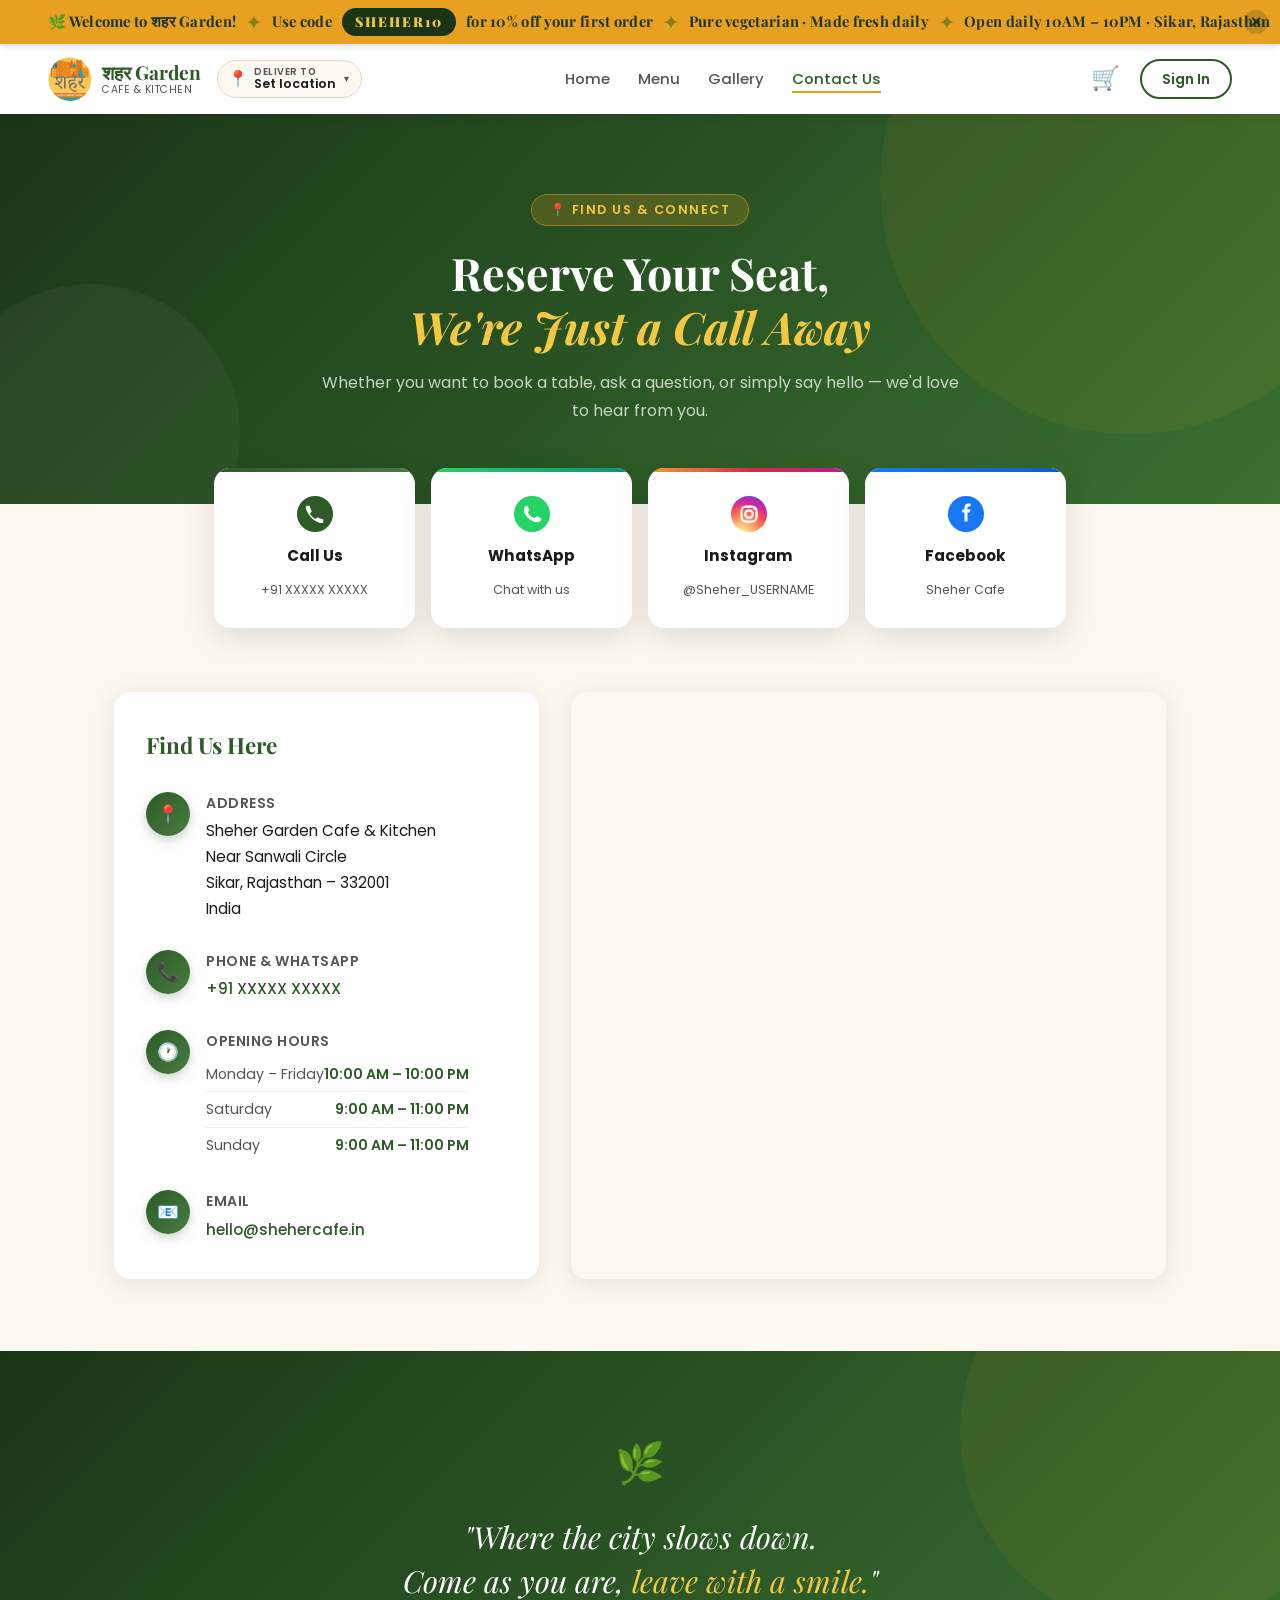
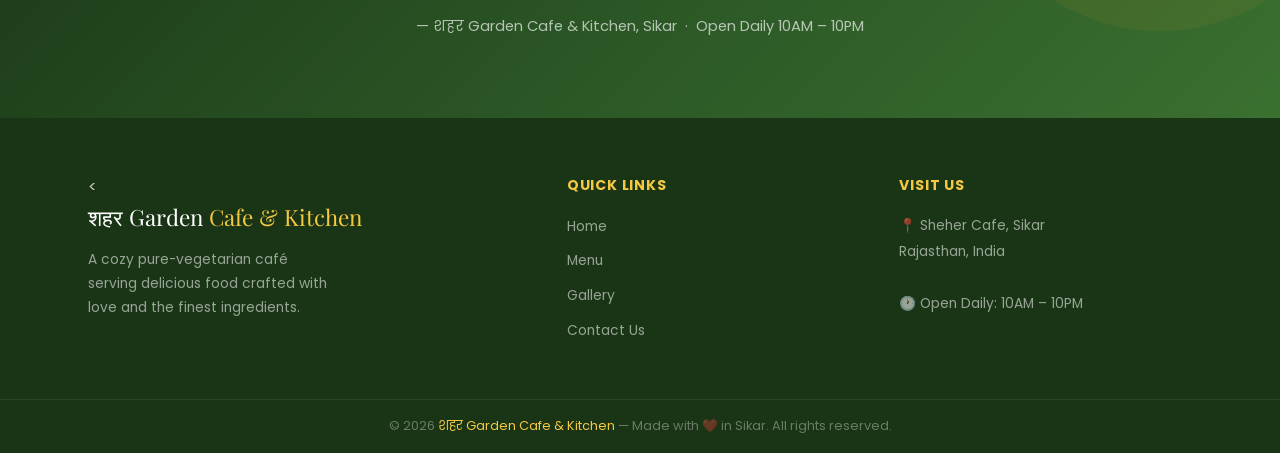
<file: frontend/contact.html>
<!DOCTYPE html>
<html lang="en">
<head>
  <meta charset="UTF-8"/>
  <meta name="viewport" content="width=device-width, initial-scale=1.0"/>
  <title>Contact Us – शहर Garden Cafe &amp; Kitchen</title>
  <link rel="icon" type="image/png" href="images/logo.png"/>
  <link rel="apple-touch-icon" href="images/logo.png"/>
  <link href="https://fonts.googleapis.com/css2?family=Playfair+Display:ital,wght@0,600;0,700;1,600&family=Poppins:wght@300;400;500;600&display=swap" rel="stylesheet"/>
  <link rel="stylesheet" href="css/shared.css"/>
  <link rel="stylesheet" href="css/pages/contact.css"/>
</head>
<body>

  <!-- ═══════════════════════════════════════
       ANNOUNCEMENT BAR
  ═══════════════════════════════════════ -->
  <div class="announce-bar" id="announceBar" role="banner" aria-label="Promotion">
    <div class="announce-ticker" aria-hidden="true">
      <span class="announce-msg">
        🌿 Welcome to शहर Garden!
        <span class="sep">✦</span>
        Use code <span class="code-pill">SHEHER10</span> for 10% off your first order
        <span class="sep">✦</span>
        Pure vegetarian · Made fresh daily
        <span class="sep">✦</span>
        Open daily 10AM – 10PM · Sikar, Rajasthan
        <span class="sep">✦</span>
      </span>
      <span class="announce-msg" aria-hidden="true">
        🌿 Welcome to शहर Garden!
        <span class="sep">✦</span>
        Use code <span class="code-pill">SHEHER10</span> for 10% off your first order
        <span class="sep">✦</span>
        Pure vegetarian · Made fresh daily
        <span class="sep">✦</span>
        Open daily 10AM – 10PM · Sikar, Rajasthan
        <span class="sep">✦</span>
      </span>
    </div>
    <button class="announce-close" id="announceClose" aria-label="Dismiss announcement">✕</button>
  </div>

  <!-- ═══════════════════════════════════════
       NAVBAR
  ═══════════════════════════════════════ -->
  <nav>

    <!-- Logo -->
    <a class="nav-logo" href="index.html" aria-label="शहर Garden home">
      <img src="images/logo.png" alt="शहर Garden logo"/>
      <div class="nav-logo-text">
        <span class="nav-logo-name">शहर Garden</span>
        <span class="nav-logo-tagline">Cafe &amp; Kitchen</span>
      </div>
    </a>

    <!-- Location tab -->
    <div class="location-tab" id="locationTab" role="button" tabindex="0"
         aria-label="Set delivery location" aria-expanded="false">
      <span class="loc-pin">📍</span>
      <div class="loc-text">
        <span class="loc-label">Deliver to</span>
        <span class="loc-value" id="locValue">Set location</span>
      </div>
      <span class="loc-arrow">▾</span>
      <div class="location-dropdown" id="locationDropdown" aria-label="Delivery location picker">
        <div class="loc-dropdown-title">Your Delivery Location</div>
        <div class="loc-current-val" id="locCurrentVal">No location saved yet.</div>
        <button class="btn-use-location" id="btnFetchLocation">
          <div class="loc-spinner" id="locSpinner"></div>
          <span class="btn-loc-label">Use My Current Location</span>
        </button>
      </div>
    </div>

    <!-- Desktop nav links (rendered by shared.js) -->
    <ul class="nav-links" id="navLinks" role="list"></ul>

    <!-- Desktop right: cart + sign in -->
    <div class="nav-actions">
      <button class="cart-btn" id="cartBtn" aria-label="View cart">
        🛒<span class="cart-badge" id="cartBadge" aria-live="polite">0</span>
      </button>
      <a class="btn-signin" href="login.html">Sign In</a>
    </div>

    <!-- Mobile right: cart icon + hamburger -->
    <div class="mobile-nav-right">
      <button class="cart-btn" id="cartBtnMobile" aria-label="View cart">
        🛒<span class="cart-badge" id="cartBadgeMobile" aria-live="polite">0</span>
      </button>
      <button class="hamburger" id="hamburger" aria-label="Open menu" aria-expanded="false">
        <div class="hamburger-bars">
          <span></span><span></span><span></span>
        </div>
        <span class="hamburger-label">Menu</span>
      </button>
    </div>

  </nav>

  <!-- ═══════════════════════════════════════
       MOBILE SLIDE MENU
  ═══════════════════════════════════════ -->
  <div class="mobile-menu-overlay" id="mobileMenuOverlay" aria-hidden="true"></div>
  <div class="mobile-menu" id="mobileMenu" role="dialog" aria-modal="true" aria-label="Navigation">

    <div class="mobile-menu-header">
      <div class="mobile-menu-brand">शहर Garden <em>Cafe &amp; Kitchen</em></div>
      <button class="mobile-menu-close" id="mobileMenuClose" aria-label="Close menu">✕</button>
    </div>

    <nav class="mobile-nav-links" id="mobileNavLinks" aria-label="Mobile navigation"></nav>

    <div class="mobile-menu-footer" id="mobileMenuFooter">
      <a class="btn-signin" href="login.html" id="mobileSignIn">Sign In</a>
    </div>

  </div>

  <!-- ═══════════════════════════════════════
       CART DRAWER
  ═══════════════════════════════════════ -->
  <div class="cart-overlay" id="cartOverlay" aria-hidden="true"></div>
  <div class="cart-drawer"  id="cartDrawer"  role="dialog" aria-modal="true" aria-label="Shopping cart">
    <div class="cart-header">
      <h3>🛒 Your Cart</h3>
      <button class="cart-close" id="cartClose" aria-label="Close cart">✕</button>
    </div>
    <div class="cart-items" id="cartItems">
      <div class="cart-empty">
        <div style="font-size:3rem">🍽️</div>
        <p>Your cart is empty.<br/>Add some delicious dishes!</p>
      </div>
    </div>
    <div class="cart-footer" id="cartFooter" style="display:none">
      <div class="cart-total">
        <span>Total Amount</span>
        <strong id="cartTotal">₹0</strong>
      </div>
      <button class="btn-checkout" id="checkoutBtn">Proceed to Checkout</button>
    </div>
  </div>

  <!-- ═══════════════════════════════════════
       CONTACT HERO
  ═══════════════════════════════════════ -->
  <section class="contact-hero">
    <div class="contact-hero-inner">
      <div class="hero-tag">📍 Find Us &amp; Connect</div>
      <h1>Reserve Your Seat,<br/><em>We're Just a Call Away</em></h1>
      <p>Whether you want to book a table, ask a question, or simply say hello — we'd love to hear from you.</p>
    </div>
  </section>

  <!-- ═══════════════════════════════════════
       CONTACT ACTION CARDS
  ═══════════════════════════════════════ -->
  <div class="actions-section">
    <div class="actions-grid">

      <a class="action-card call" href="tel:+91XXXXXXXXXX">
        <div class="action-icon">
          <svg width="36" height="36" viewBox="0 0 24 24" fill="none">
            <circle cx="12" cy="12" r="12" fill="#2d5a27"/>
            <path d="M8.5 6.5C8.7 7.9 9.2 9.2 9.9 10.3L8.6 11.6C9.5 13.3 10.7 14.5 12.4 15.4L13.7 14.1C14.8 14.8 16.1 15.3 17.5 15.5V18C15 18.3 9.2 16.5 6 9C5.7 7.6 6 6.5 6.5 6.5H8.5Z" fill="white"/>
          </svg>
        </div>
        <div class="action-label">Call Us</div>
        <div class="action-sub">+91 XXXXX XXXXX</div>
      </a>

      <a class="action-card whatsapp" href="https://wa.me/91XXXXXXXXXX" target="_blank" rel="noopener">
        <div class="action-icon">
          <svg width="36" height="36" viewBox="0 0 24 24" fill="none">
            <circle cx="12" cy="12" r="12" fill="#25D366"/>
            <path d="M17.5 14.4c-.3-.1-1.7-.8-1.9-.9-.3-.1-.5-.1-.7.1-.2.3-.7.9-.9 1-.2.2-.3.2-.6.1-.3-.2-1.3-.5-2.4-1.5-.9-.8-1.5-1.8-1.6-2.1-.2-.3 0-.5.1-.6l.4-.5c.1-.2.2-.3.3-.5.1-.2 0-.4 0-.5C10.2 9 9.6 7.6 9.4 7.1c-.2-.4-.4-.4-.6-.4H8.3c-.2 0-.5.1-.8.4-.3.3-1 1-1 2.4s1 2.8 1.2 3c.1.2 2 3.1 4.9 4.3.7.3 1.2.5 1.6.6.7.2 1.3.2 1.8.1.6-.1 1.7-.7 2-1.3.2-.7.2-1.2.1-1.3-.1-.1-.3-.2-.6-.3z" fill="white"/>
          </svg>
        </div>
        <div class="action-label">WhatsApp</div>
        <div class="action-sub">Chat with us</div>
      </a>

      <a class="action-card instagram" href="https://instagram.com/YOUR_USERNAME" target="_blank" rel="noopener">
        <div class="action-icon">
          <svg width="36" height="36" viewBox="0 0 24 24" fill="none">
            <defs>
              <radialGradient id="ig-grad" cx="30%" cy="107%" r="150%">
                <stop offset="0%"  stop-color="#fdf497"/>
                <stop offset="5%"  stop-color="#fdf497"/>
                <stop offset="45%" stop-color="#fd5949"/>
                <stop offset="60%" stop-color="#d6249f"/>
                <stop offset="90%" stop-color="#285AEB"/>
              </radialGradient>
            </defs>
            <circle cx="12" cy="12" r="12" fill="url(#ig-grad)"/>
            <rect x="7" y="7" width="10" height="10" rx="3" stroke="white" stroke-width="1.5" fill="none"/>
            <circle cx="12" cy="12" r="2.5" stroke="white" stroke-width="1.5" fill="none"/>
            <circle cx="15.5" cy="8.5" r="0.8" fill="white"/>
          </svg>
        </div>
        <div class="action-label">Instagram</div>
        <div class="action-sub">@Sheher_USERNAME</div>
      </a>

      <a class="action-card facebook" href="https://facebook.com/YOUR_PAGE" target="_blank" rel="noopener">
        <div class="action-icon">
          <svg width="36" height="36" viewBox="0 0 24 24" fill="none">
            <circle cx="12" cy="12" r="12" fill="#1877F2"/>
            <path d="M13.5 7H15V5h-1.5C12.1 5 11 6.1 11 7.5V9H9.5v2H11v6h2v-6h1.5l.5-2H13V7.5c0-.3.2-.5.5-.5z" fill="white"/>
          </svg>
        </div>
        <div class="action-label">Facebook</div>
        <div class="action-sub">Sheher Cafe</div>
      </a>

    </div>
  </div>

  <!-- ═══════════════════════════════════════
       INFO + MAP
  ═══════════════════════════════════════ -->
  <div class="info-map-section">

    <div class="info-card">
      <h3>Find Us Here</h3>

      <div class="info-block">
        <div class="info-icon-wrap">📍</div>
        <div class="info-text">
          <h4>Address</h4>
          <p>Sheher Garden Cafe &amp; Kitchen<br/>Near Sanwali Circle<br/>Sikar, Rajasthan – 332001<br/>India</p>
        </div>
      </div>

      <div class="info-block">
        <div class="info-icon-wrap">📞</div>
        <div class="info-text">
          <h4>Phone &amp; WhatsApp</h4>
          <p><a href="tel:+91XXXXXXXXXX">+91 XXXXX XXXXX</a></p>
        </div>
      </div>

      <div class="info-block">
        <div class="info-icon-wrap">🕐</div>
        <div class="info-text">
          <h4>Opening Hours</h4>
          <div class="hours-row"><span class="day">Monday – Friday</span><span class="time">10:00 AM – 10:00 PM</span></div>
          <div class="hours-row"><span class="day">Saturday</span>       <span class="time">9:00 AM – 11:00 PM</span></div>
          <div class="hours-row"><span class="day">Sunday</span>         <span class="time">9:00 AM – 11:00 PM</span></div>
        </div>
      </div>

      <div class="info-block">
        <div class="info-icon-wrap">📧</div>
        <div class="info-text">
          <h4>Email</h4>
          <p><a href="mailto:hello@shehercafe.in">hello@shehercafe.in</a></p>
        </div>
      </div>
    </div>

    <div class="map-wrap">
      <iframe
        src="https://www.google.com/maps/embed?pb=!1m18!1m12!1m3!1d57107.12345678!2d75.13985!3d27.61289!2m3!1f0!2f0!3f0!3m2!1i1024!2i768!4f13.1!3m3!1m2!1s0x396cb5e0a1ebffff%3A0x7e53f7c91d4e6b5a!2sSikar%2C%20Rajasthan!5e0!3m2!1sen!2sin!4v1700000000000"
        allowfullscreen="" loading="lazy" referrerpolicy="no-referrer-when-downgrade"
        title="Sheher Garden Cafe location on Google Maps">
      </iframe>
    </div>

  </div>

  <!-- ═══════════════════════════════════════
       CLOSING
  ═══════════════════════════════════════ -->
  <section class="closing-section">
    <div class="closing-inner">
      <span class="closing-leaf">🌿</span>
      <p class="closing-quote">"Where the city slows down.<br/>Come as you are, <em>leave with a smile.</em>"</p>
      <p class="closing-sub">— शहर Garden Cafe &amp; Kitchen, Sikar &nbsp;·&nbsp; Open Daily 10AM – 10PM</p>
    </div>
  </section>

  <!-- ═══════════════════════════════════════
       FOOTER
  ═══════════════════════════════════════ -->
  <footer role="contentinfo">
    <!-- Desktop grid -->
    <div class="footer-inner">
      <div class="footer-brand">
        <<div class="logo-text">शहर Garden <em>Cafe &amp; Kitchen</em></div>
        <p>A cozy pure-vegetarian café serving delicious food crafted with love and the finest ingredients.</p>
      </div>
      <div class="footer-col">
        <h4>Quick Links</h4>
        <ul id="footerLinks"></ul>
      </div>
      <div class="footer-col">
        <h4>Visit Us</h4>
        <p>📍 Sheher Cafe, Sikar<br/>Rajasthan, India</p>
        <br/>
        <p>🕐 Open Daily: 10AM – 10PM</p>
      </div>
    </div>
    <!-- Mobile stacked -->
    <div class="footer-mobile">
      <div>
        <div class="footer-mobile-brand">शहर Garden <em>Cafe &amp; Kitchen</em></div>
        <p class="footer-mobile-desc">A cozy pure-vegetarian café<br/>crafted with love.</p>
      </div>
      <div class="footer-mobile-col">
        <h5>Quick Links</h5>
        <ul id="footerLinksMobile"></ul>
      </div>
      <div class="footer-mobile-col">
        <h5>Visit Us</h5>
        <p>📍 Sheher Cafe, Sikar<br/>Rajasthan, India<br/>🕐 Open Daily: 10AM – 10PM</p>
      </div>
    </div>
    <div class="footer-bottom">
      © 2026 <span>शहर Garden Cafe &amp; Kitchen</span> — Made with ❤️ in Sikar. All rights reserved.
    </div>
  </footer>

  <!-- ═══════════════════════════════════════
       SCRIPTS — shared first, page second
  ═══════════════════════════════════════ -->
  <script src="js/shared.js"></script>
  <script src="js/pages/contact.js"></script>

</body>
</html>
</file>
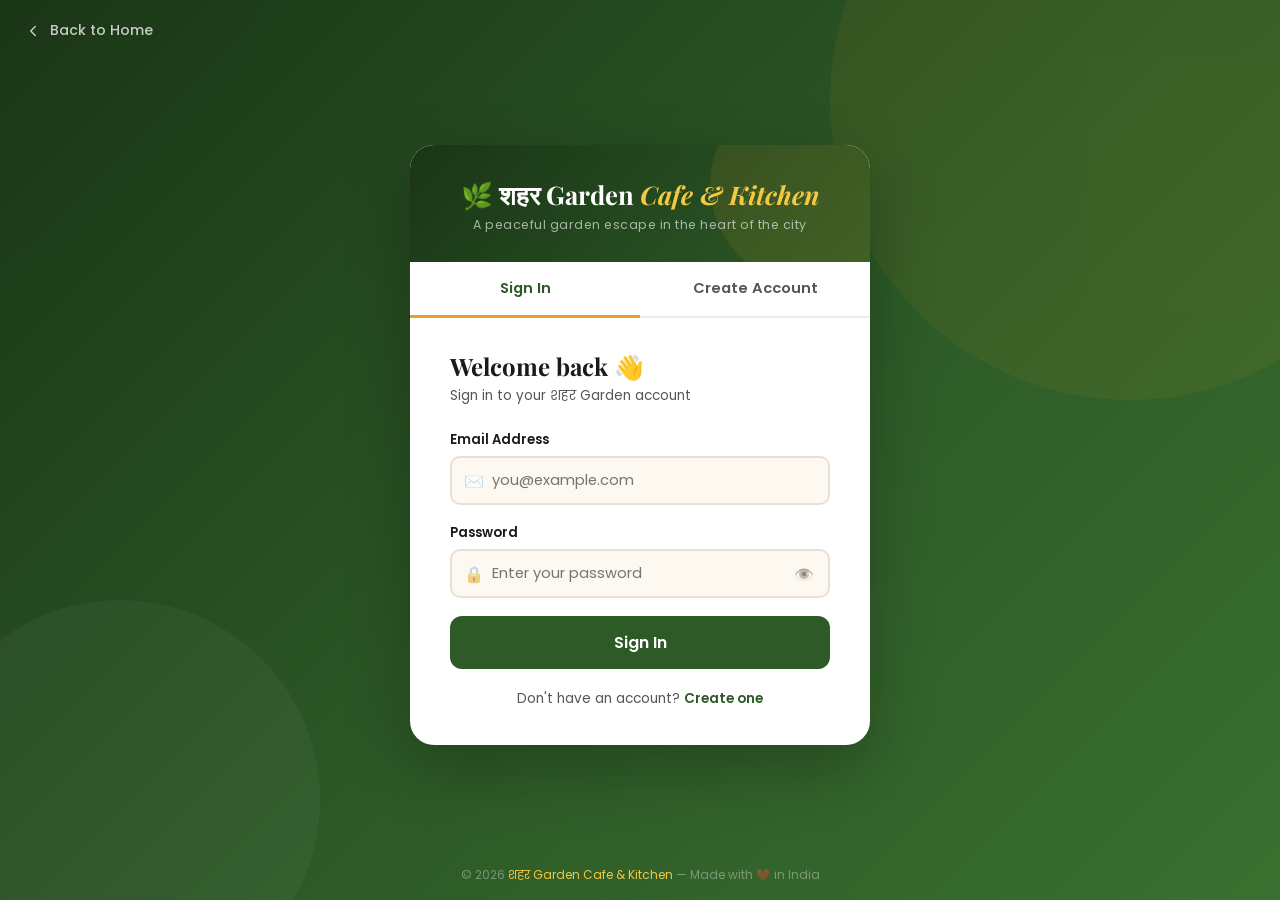
<file: frontend/login.html>
<!DOCTYPE html>
<html lang="en">
<head>
  <meta charset="UTF-8"/>
  <meta name="viewport" content="width=device-width, initial-scale=1.0"/>
  <title>Sign In / Sign Up – शहर Garden Cafe &amp; Kitchen</title>
  <!-- Favicon -->
  <link rel="icon" type="image/png" href="images/logo.png"/>
  <link rel="apple-touch-icon" href="images/logo.png"/>

  <link href="https://fonts.googleapis.com/css2?family=Playfair+Display:ital,wght@0,600;0,700;1,600&family=Poppins:wght@300;400;500;600&display=swap" rel="stylesheet"/>
  <style>
    :root {
      --green:       #2d5a27;
      --green-light: #4a7c42;
      --gold:        #e8a020;
      --gold-light:  #f5c842;
      --cream:       #fdf8f0;
      --white:       #ffffff;
      --text-dark:   #1a1a1a;
      --text-mid:    #555;
      --error:       #e53e3e;
      --success:     #38a169;
      --shadow:      0 4px 24px rgba(0,0,0,0.10);
      --radius:      16px;
    }
    * { margin:0; padding:0; box-sizing:border-box; }
    body {
      font-family:'Poppins',sans-serif;
      min-height:100vh;
      background:linear-gradient(135deg,#1a3516 0%,#2d5a27 55%,#3a7030 100%);
      display:flex; flex-direction:column;
      position:relative; overflow-x:hidden;
    }
    /* Background decorative circles */
    body::before { content:''; position:fixed; width:600px; height:600px; border-radius:50%; background:rgba(232,160,32,0.07); top:-200px; right:-150px; pointer-events:none; }
    body::after  { content:''; position:fixed; width:400px; height:400px; border-radius:50%; background:rgba(255,255,255,0.04); bottom:-100px; left:-80px; pointer-events:none; }

    /* ── BACK LINK ── */
    .back-link { position:fixed; top:20px; left:24px; z-index:100; display:flex; align-items:center; gap:8px; color:rgba(255,255,255,0.75); text-decoration:none; font-size:0.88rem; font-weight:500; transition:color 0.2s; }
    .back-link:hover { color:var(--gold-light); }
    .back-link svg { transition:transform 0.2s; }
    .back-link:hover svg { transform:translateX(-3px); }

    /* ── MAIN LAYOUT ── */
    .auth-wrapper {
      flex:1; display:flex; align-items:center; justify-content:center;
      padding:80px 24px 40px; position:relative; z-index:2;
    }
    .auth-container {
      background:var(--white);
      border-radius:24px;
      box-shadow:0 24px 64px rgba(0,0,0,0.25);
      width:100%; max-width:460px;
      overflow:hidden;
      position:relative;
    }

    /* ── LOGO / BRAND TOP ── */
    .auth-brand {
      background:linear-gradient(135deg,#1a3516,#2d5a27);
      padding:32px 40px 28px;
      text-align:center;
      position:relative; overflow:hidden;
    }
    .auth-brand::after { content:''; position:absolute; width:200px; height:200px; border-radius:50%; background:rgba(232,160,32,0.10); top:-60px; right:-40px; }
    .auth-brand .logo { font-family:'Playfair Display',serif; font-size:1.6rem; color:var(--white); font-weight:700; position:relative; z-index:2; }
    .auth-brand .logo em { color:var(--gold-light); font-style:italic; }
    .auth-brand .tagline { font-size:0.78rem; color:rgba(255,255,255,0.6); margin-top:4px; position:relative; z-index:2; letter-spacing:0.5px; }

    /* ── TAB TOGGLE ── */
    .auth-tabs { display:flex; border-bottom:2px solid #f0ede6; }
    .auth-tab {
      flex:1; padding:16px; text-align:center; cursor:pointer;
      font-size:0.92rem; font-weight:600; color:var(--text-mid);
      transition:all 0.2s; border-bottom:3px solid transparent;
      margin-bottom:-2px; background:none; border-top:none; border-left:none; border-right:none;
      font-family:'Poppins',sans-serif;
    }
    .auth-tab.active { color:var(--green); border-bottom-color:var(--gold); }
    .auth-tab:hover:not(.active) { color:var(--green); background:#fdf8f0; }

    /* ── FORMS ── */
    .auth-body { padding:32px 40px 36px; }
    .auth-form { display:none; }
    .auth-form.active { display:block; }

    .form-welcome { margin-bottom:24px; }
    .form-welcome h2 { font-family:'Playfair Display',serif; font-size:1.5rem; color:var(--text-dark); margin-bottom:4px; }
    .form-welcome p { font-size:0.85rem; color:var(--text-mid); }

    .form-group { margin-bottom:18px; }
    .form-group label { display:block; font-size:0.82rem; font-weight:600; color:var(--text-dark); margin-bottom:6px; }
    .form-group .input-wrap { position:relative; }
    .form-group .input-icon { position:absolute; left:14px; top:50%; transform:translateY(-50%); font-size:1rem; pointer-events:none; opacity:0.5; }
    .form-group input {
      width:100%; padding:12px 14px 12px 40px;
      border:2px solid #e8e0d4; border-radius:10px;
      font-size:0.92rem; font-family:'Poppins',sans-serif;
      color:var(--text-dark); background:var(--cream);
      transition:border-color 0.2s, box-shadow 0.2s;
      outline:none;
    }
    .form-group input:focus { border-color:var(--green); box-shadow:0 0 0 3px rgba(45,90,39,0.10); background:var(--white); }
    .form-group input.error { border-color:var(--error); }
    .form-group input.success { border-color:var(--success); }
    .field-error { font-size:0.75rem; color:var(--error); margin-top:4px; display:none; }
    .field-error.show { display:block; }

    /* Password toggle */
    .toggle-pw { position:absolute; right:14px; top:50%; transform:translateY(-50%); background:none; border:none; cursor:pointer; font-size:1rem; opacity:0.5; transition:opacity 0.2s; padding:2px; }
    .toggle-pw:hover { opacity:0.9; }

    /* Password strength */
    .pw-strength { margin-top:6px; display:none; }
    .pw-strength.show { display:block; }
    .pw-strength-bar { height:4px; border-radius:2px; background:#e8e0d4; margin-bottom:4px; overflow:hidden; }
    .pw-strength-fill { height:100%; border-radius:2px; width:0; transition:width 0.3s, background 0.3s; }
    .pw-strength-text { font-size:0.72rem; color:var(--text-mid); }

    /* Submit button */
    .btn-submit {
      width:100%; padding:14px;
      background:var(--green); color:var(--white);
      border:none; border-radius:12px;
      font-size:1rem; font-weight:600;
      cursor:pointer; font-family:'Poppins',sans-serif;
      transition:background 0.2s, transform 0.15s, box-shadow 0.2s;
      margin-top:8px;
      display:flex; align-items:center; justify-content:center; gap:8px;
    }
    .btn-submit:hover:not(:disabled) { background:var(--green-light); transform:translateY(-1px); box-shadow:0 6px 20px rgba(45,90,39,0.25); }
    .btn-submit:disabled { opacity:0.7; cursor:not-allowed; }
    .btn-spinner { width:18px; height:18px; border:2px solid rgba(255,255,255,0.4); border-top-color:white; border-radius:50%; animation:spin 0.7s linear infinite; display:none; }
    .btn-spinner.show { display:block; }
    @keyframes spin { to { transform:rotate(360deg); } }

    /* Alert messages */
    .auth-alert {
      padding:12px 16px; border-radius:10px; font-size:0.85rem;
      margin-bottom:16px; display:none; align-items:center; gap:8px;
    }
    .auth-alert.show { display:flex; }
    .auth-alert.error { background:#fff5f5; color:var(--error); border:1px solid #fed7d7; }
    .auth-alert.success { background:#f0fff4; color:var(--success); border:1px solid #c6f6d5; }

    /* Switch prompt */
    .auth-switch { text-align:center; margin-top:20px; font-size:0.85rem; color:var(--text-mid); }
    .auth-switch a { color:var(--green); font-weight:600; text-decoration:none; cursor:pointer; }
    .auth-switch a:hover { color:var(--gold); }

    /* Divider */
    .form-divider { display:flex; align-items:center; gap:12px; margin:20px 0; }
    .form-divider::before,.form-divider::after { content:''; flex:1; height:1px; background:#e8e0d4; }
    .form-divider span { font-size:0.75rem; color:var(--text-mid); white-space:nowrap; }

    /* ── FOOTER ── */
    .auth-footer { text-align:center; padding:16px 24px; font-size:0.75rem; color:rgba(255,255,255,0.35); position:relative; z-index:2; }
    .auth-footer span { color:var(--gold-light); }

    /* ── RESPONSIVE ── */
    @media(max-width:500px) {
      .auth-body { padding:24px 24px 28px; }
      .auth-brand { padding:24px 24px 20px; }
      .auth-brand .logo { font-size:1.3rem; }
    }
  </style>
</head>
<body>

  <!-- BACK LINK -->
  <a class="back-link" href="index.html">
    <svg width="18" height="18" viewBox="0 0 24 24" fill="none" stroke="currentColor" stroke-width="2" stroke-linecap="round" stroke-linejoin="round"><polyline points="15 18 9 12 15 6"/></svg>
    Back to Home
  </a>

  <div class="auth-wrapper">
    <div class="auth-container">

      <!-- BRAND -->
      <div class="auth-brand">
        <div class="logo">🌿 शहर Garden <em>Cafe &amp; Kitchen</em></div>
        <div class="tagline">A peaceful garden escape in the heart of the city</div>
      </div>

      <!-- TABS -->
      <div class="auth-tabs">
        <button class="auth-tab active" id="tabLogin" onclick="switchTab('login')">Sign In</button>
        <button class="auth-tab" id="tabSignup" onclick="switchTab('signup')">Create Account</button>
      </div>

      <div class="auth-body">

        <!-- ── LOGIN FORM ── -->
        <div class="auth-form active" id="formLogin">
          <div class="form-welcome">
            <h2>Welcome back 👋</h2>
            <p>Sign in to your शहर Garden account</p>
          </div>

          <div class="auth-alert error" id="loginError">
            <span>⚠️</span><span id="loginErrorMsg">Invalid email or password.</span>
          </div>
          <div class="auth-alert success" id="loginSuccess">
            <span>✅</span><span>Signed in successfully! Redirecting…</span>
          </div>

          <div class="form-group">
            <label for="loginEmail">Email Address</label>
            <div class="input-wrap">
              <span class="input-icon">✉️</span>
              <input type="email" id="loginEmail" placeholder="you@example.com" autocomplete="email"/>
            </div>
            <div class="field-error" id="loginEmailErr">Please enter a valid email.</div>
          </div>

          <div class="form-group">
            <label for="loginPassword">Password</label>
            <div class="input-wrap">
              <span class="input-icon">🔒</span>
              <input type="password" id="loginPassword" placeholder="Enter your password" autocomplete="current-password"/>
              <button class="toggle-pw" type="button" onclick="togglePw('loginPassword', this)">👁️</button>
            </div>
            <div class="field-error" id="loginPasswordErr">Please enter your password.</div>
          </div>

          <button class="btn-submit" id="btnLogin" onclick="handleLogin()">
            <span id="loginBtnText">Sign In</span>
            <div class="btn-spinner" id="loginSpinner"></div>
          </button>

          <div class="auth-switch">
            Don't have an account? <a onclick="switchTab('signup')">Create one</a>
          </div>
        </div>

        <!-- ── SIGNUP FORM ── -->
        <div class="auth-form" id="formSignup">
          <div class="form-welcome">
            <h2>Join us 🌿</h2>
            <p>Create your Sheher Garden account</p>
          </div>

          <div class="auth-alert error" id="signupError">
            <span>⚠️</span><span id="signupErrorMsg">Something went wrong. Please try again.</span>
          </div>
          <div class="auth-alert success" id="signupSuccess">
            <span>✅</span><span>Account created! Signing you in…</span>
          </div>

          <div class="form-group">
            <label for="signupName">Full Name</label>
            <div class="input-wrap">
              <span class="input-icon">👤</span>
              <input type="text" id="signupName" placeholder="Your full name" autocomplete="name"/>
            </div>
            <div class="field-error" id="signupNameErr">Please enter your full name.</div>
          </div>

          <div class="form-group">
            <label for="signupPhone">Mobile Number</label>
            <div class="input-wrap">
              <span class="input-icon">📞</span>
              <input type="tel" id="signupPhone" placeholder="10-digit mobile number" maxlength="10" autocomplete="tel"/>
            </div>
            <div class="field-error" id="signupPhoneErr">Please enter a valid 10-digit number.</div>
          </div>

          <div class="form-group">
            <label for="signupEmail">Email Address</label>
            <div class="input-wrap">
              <span class="input-icon">✉️</span>
              <input type="email" id="signupEmail" placeholder="you@example.com" autocomplete="email"/>
            </div>
            <div class="field-error" id="signupEmailErr">Please enter a valid email.</div>
          </div>

          <div class="form-group">
            <label for="signupPassword">Password</label>
            <div class="input-wrap">
              <span class="input-icon">🔒</span>
              <input type="password" id="signupPassword" placeholder="Min. 6 characters" autocomplete="new-password" oninput="checkStrength(this.value)"/>
              <button class="toggle-pw" type="button" onclick="togglePw('signupPassword', this)">👁️</button>
            </div>
            <div class="pw-strength" id="pwStrength">
              <div class="pw-strength-bar"><div class="pw-strength-fill" id="pwFill"></div></div>
              <div class="pw-strength-text" id="pwText"></div>
            </div>
            <div class="field-error" id="signupPasswordErr">Password must be at least 6 characters.</div>
          </div>

          <div class="form-group">
            <label for="signupConfirm">Confirm Password</label>
            <div class="input-wrap">
              <span class="input-icon">🔒</span>
              <input type="password" id="signupConfirm" placeholder="Repeat your password" autocomplete="new-password"/>
              <button class="toggle-pw" type="button" onclick="togglePw('signupConfirm', this)">👁️</button>
            </div>
            <div class="field-error" id="signupConfirmErr">Passwords do not match.</div>
          </div>

          <button class="btn-submit" id="btnSignup" onclick="handleSignup()">
            <span id="signupBtnText">Create Account</span>
            <div class="btn-spinner" id="signupSpinner"></div>
          </button>

          <div class="auth-switch">
            Already have an account? <a onclick="switchTab('login')">Sign in</a>
          </div>
        </div>

      </div><!-- end auth-body -->
    </div><!-- end auth-container -->
  </div><!-- end auth-wrapper -->

  <div class="auth-footer">
    © 2026 <span>शहर Garden Cafe &amp; Kitchen</span> — Made with ❤️ in India
  </div>

  <script>
    const API = window.location.hostname === '127.0.0.1' || window.location.hostname === 'localhost'
  ? 'http://127.0.0.1:8000'
  : 'https://food-ordering-webapp-pgcy.onrender.com';

    // ── TAB SWITCH ──
    function switchTab(tab) {
      document.getElementById('formLogin').classList.toggle('active', tab === 'login');
      document.getElementById('formSignup').classList.toggle('active', tab === 'signup');
      document.getElementById('tabLogin').classList.toggle('active', tab === 'login');
      document.getElementById('tabSignup').classList.toggle('active', tab === 'signup');
      // clear all alerts
      ['loginError','loginSuccess','signupError','signupSuccess'].forEach(id => {
        document.getElementById(id).classList.remove('show');
      });
    }

    // ── TOGGLE PASSWORD VISIBILITY ──
    function togglePw(inputId, btn) {
      const input = document.getElementById(inputId);
      if (input.type === 'password') { input.type = 'text'; btn.textContent = '🙈'; }
      else { input.type = 'password'; btn.textContent = '👁️'; }
    }

    // ── PASSWORD STRENGTH ──
    function checkStrength(val) {
      const bar = document.getElementById('pwStrength');
      const fill = document.getElementById('pwFill');
      const text = document.getElementById('pwText');
      if (!val) { bar.classList.remove('show'); return; }
      bar.classList.add('show');
      let score = 0;
      if (val.length >= 6)  score++;
      if (val.length >= 10) score++;
      if (/[A-Z]/.test(val)) score++;
      if (/[0-9]/.test(val)) score++;
      if (/[^A-Za-z0-9]/.test(val)) score++;
      const levels = [
        { w:'20%',  bg:'#e53e3e', label:'Very Weak' },
        { w:'40%',  bg:'#dd6b20', label:'Weak' },
        { w:'60%',  bg:'#d69e2e', label:'Fair' },
        { w:'80%',  bg:'#38a169', label:'Strong' },
        { w:'100%', bg:'#2d5a27', label:'Very Strong' },
      ];
      const lvl = levels[Math.min(score, 4)];
      fill.style.width = lvl.w;
      fill.style.background = lvl.bg;
      text.textContent = lvl.label;
      text.style.color = lvl.bg;
    }

    // ── VALIDATE ──
    function showErr(id, show) {
      document.getElementById(id).classList.toggle('show', show);
    }
    function setInputState(id, state) {
      const el = document.getElementById(id);
      el.classList.remove('error','success');
      if (state) el.classList.add(state);
    }

    // ── LOGIN ──
    async function handleLogin() {
      const email    = document.getElementById('loginEmail').value.trim();
      const password = document.getElementById('loginPassword').value;
      let valid = true;

      // Validate
      const emailOk = /^[^\s@]+@[^\s@]+\.[^\s@]+$/.test(email);
      showErr('loginEmailErr', !emailOk);
      setInputState('loginEmail', emailOk ? 'success' : 'error');
      if (!emailOk) valid = false;

      if (!password) {
        showErr('loginPasswordErr', true);
        setInputState('loginPassword', 'error');
        valid = false;
      } else {
        showErr('loginPasswordErr', false);
        setInputState('loginPassword', 'success');
      }
      if (!valid) return;

      // Loading state
      const btn = document.getElementById('btnLogin');
      btn.disabled = true;
      document.getElementById('loginBtnText').textContent = 'Signing in…';
      document.getElementById('loginSpinner').classList.add('show');
      document.getElementById('loginError').classList.remove('show');

      try {
        const res = await fetch(`${API}/api/login`, {
          method:'POST',
          headers:{ 'Content-Type':'application/json' },
          body: JSON.stringify({ email, password })
        });
        const data = await res.json();

        if (res.ok && data.token) {
          localStorage.setItem('sg_token', data.token);
          localStorage.setItem('sg_user_email', email);
          localStorage.setItem('sg_user_role', data.role);
          // Fetch user's name and phone from /api/me and save it
          try {
            const meRes = await fetch(`${API}/api/me`, {
              headers: { 'Authorization': 'Bearer ' + data.token }
            });
            const meData = await meRes.json();
            if (meData.name)  localStorage.setItem('sg_user_name',  meData.name);
            if (meData.phone) localStorage.setItem('sg_user_phone', meData.phone);
          } catch {}
          document.getElementById('loginSuccess').classList.add('show');
          setTimeout(() => { window.location.href = 'index.html'; }, 1200);
        } else {
          document.getElementById('loginErrorMsg').textContent = data.detail || 'Invalid email or password.';
          document.getElementById('loginError').classList.add('show');
          setInputState('loginEmail', 'error');
          setInputState('loginPassword', 'error');
        }
      } catch {
        document.getElementById('loginErrorMsg').textContent = 'Could not connect. Make sure the backend is running.';
        document.getElementById('loginError').classList.add('show');
      } finally {
        btn.disabled = false;
        document.getElementById('loginBtnText').textContent = 'Sign In';
        document.getElementById('loginSpinner').classList.remove('show');
      }
    }

    // ── SIGNUP ──
    async function handleSignup() {
      const name     = document.getElementById('signupName').value.trim();
      const phone    = document.getElementById('signupPhone').value.trim();
      const email    = document.getElementById('signupEmail').value.trim();
      const password = document.getElementById('signupPassword').value;
      const confirm  = document.getElementById('signupConfirm').value;
      let valid = true;

      // Validate name
      if (!name) { showErr('signupNameErr', true); setInputState('signupName','error'); valid=false; }
      else { showErr('signupNameErr', false); setInputState('signupName','success'); }

      // Validate phone
      if (!/^\d{10}$/.test(phone)) { showErr('signupPhoneErr', true); setInputState('signupPhone','error'); valid=false; }
      else { showErr('signupPhoneErr', false); setInputState('signupPhone','success'); }

      // Validate email
      const emailOk = /^[^\s@]+@[^\s@]+\.[^\s@]+$/.test(email);
      showErr('signupEmailErr', !emailOk);
      setInputState('signupEmail', emailOk ? 'success' : 'error');
      if (!emailOk) valid = false;

      // Validate password
      if (password.length < 6) { showErr('signupPasswordErr', true); setInputState('signupPassword','error'); valid=false; }
      else { showErr('signupPasswordErr', false); setInputState('signupPassword','success'); }

      // Validate confirm
      if (password !== confirm) { showErr('signupConfirmErr', true); setInputState('signupConfirm','error'); valid=false; }
      else if (confirm) { showErr('signupConfirmErr', false); setInputState('signupConfirm','success'); }

      if (!valid) return;

      // Loading state
      const btn = document.getElementById('btnSignup');
      btn.disabled = true;
      document.getElementById('signupBtnText').textContent = 'Creating account…';
      document.getElementById('signupSpinner').classList.add('show');
      document.getElementById('signupError').classList.remove('show');

      try {
        const res = await fetch(`${API}/api/signup`, {
          method:'POST',
          headers:{ 'Content-Type':'application/json' },
          body: JSON.stringify({ name, phone, email, password })
        });
        const data = await res.json();

        if (res.ok) {
          if (data.token) {
            localStorage.setItem('sg_token',      data.token);
            localStorage.setItem('sg_user_email', email);
            localStorage.setItem('sg_user_name',  name);
            localStorage.setItem('sg_user_phone', phone);
            localStorage.setItem('sg_user_role',  data.role);
          }
          document.getElementById('signupSuccess').classList.add('show');
          setTimeout(async () => {
            const loginRes = await fetch(`${API}/api/login`, {
              method:'POST',
              headers:{ 'Content-Type':'application/json' },
              body: JSON.stringify({ email, password })
            });
            const loginData = await loginRes.json();
            if (loginRes.ok && loginData.token) {
              localStorage.setItem('sg_token',      loginData.token);
              localStorage.setItem('sg_user_email', email);
              localStorage.setItem('sg_user_name',  name);
              localStorage.setItem('sg_user_phone', phone);
              localStorage.setItem('sg_user_role',  loginData.role);
            }
            window.location.href = 'index.html';
          }, 1200);
        } else {
          document.getElementById('signupErrorMsg').textContent = data.detail || 'This email may already be registered.';
          document.getElementById('signupError').classList.add('show');
        }
      } catch {
        document.getElementById('signupErrorMsg').textContent = 'Could not connect. Make sure the backend is running.';
        document.getElementById('signupError').classList.add('show');
      } finally {
        btn.disabled = false;
        document.getElementById('signupBtnText').textContent = 'Create Account';
        document.getElementById('signupSpinner').classList.remove('show');
      }
    }

    // ── ENTER KEY SUPPORT ──
    document.addEventListener('keydown', e => {
      if (e.key !== 'Enter') return;
      if (document.getElementById('formLogin').classList.contains('active')) handleLogin();
      else handleSignup();
    });

    // ── IF ALREADY LOGGED IN, REDIRECT ──
    if (localStorage.getItem('sg_token')) {
      window.location.href = 'index.html';
    }
  </script>
</body>
</html>
</file>
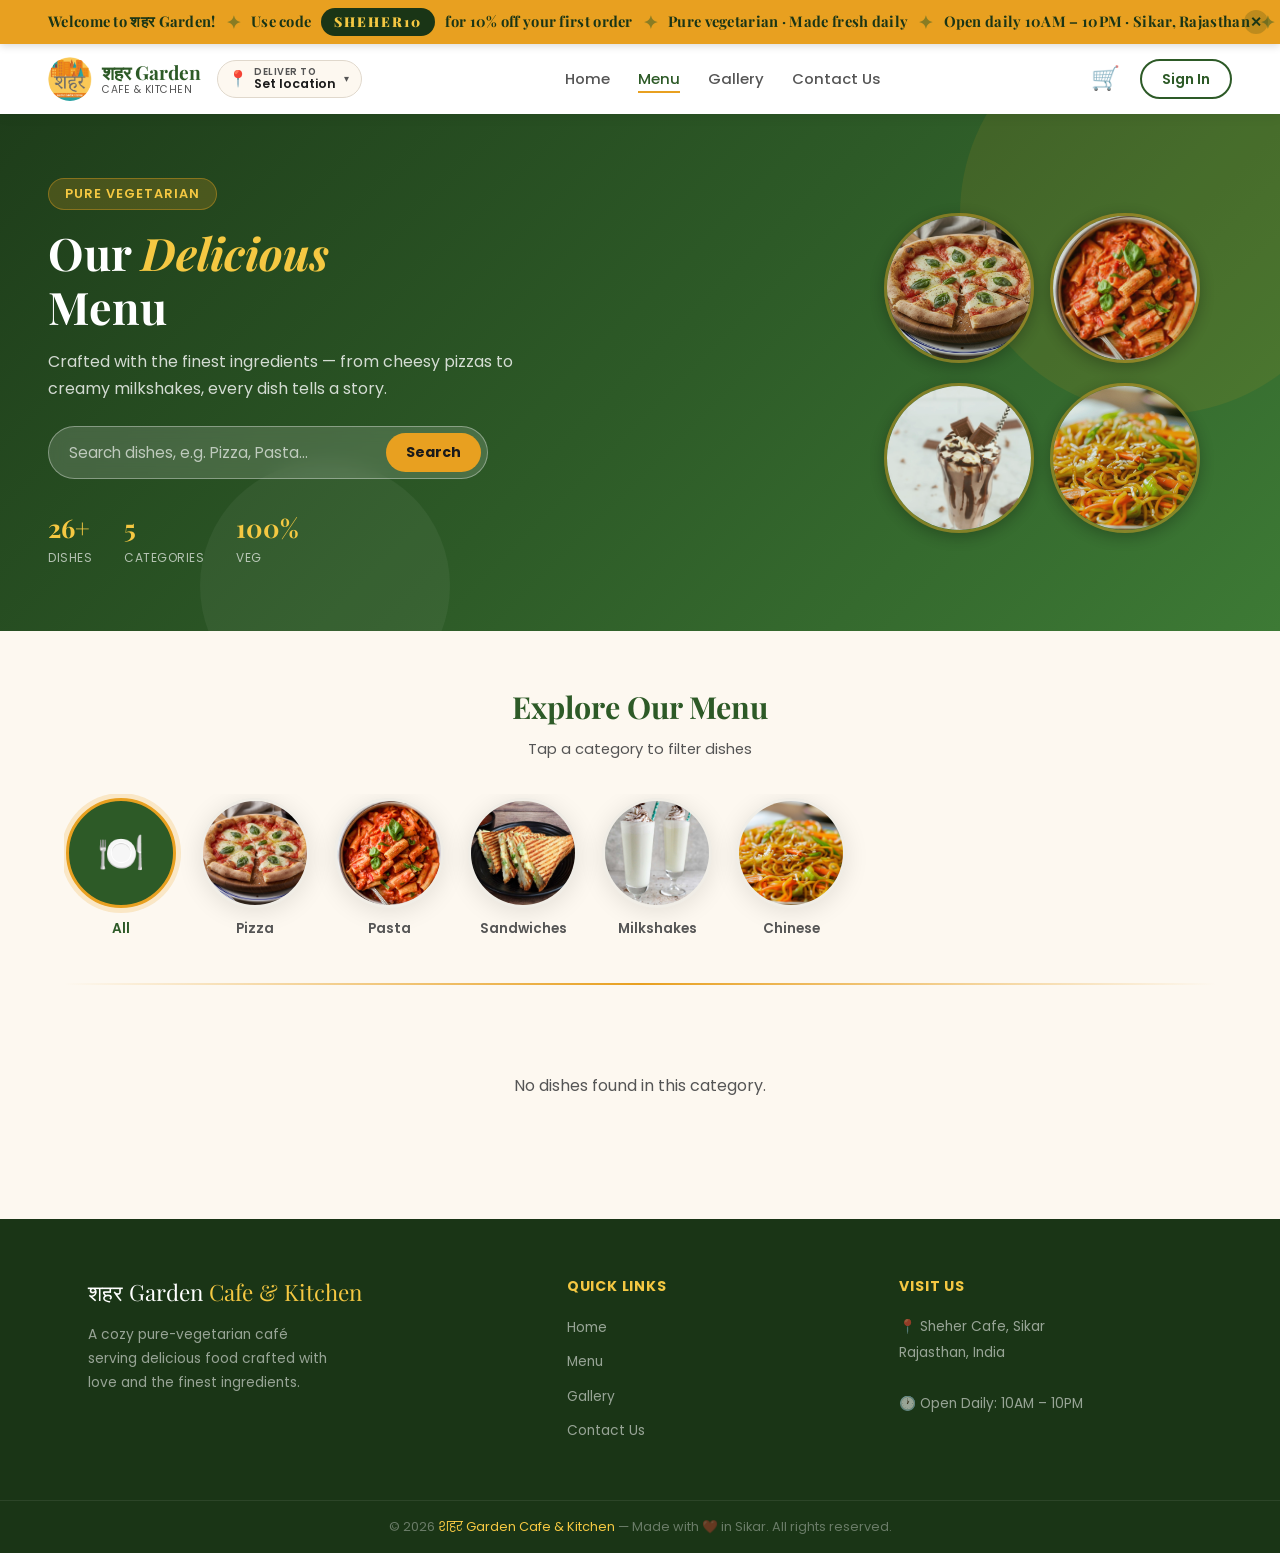
<file: frontend/menu.html>
<!DOCTYPE html>
<html lang="en">
<head>
  <meta charset="UTF-8"/>
  <meta name="viewport" content="width=device-width, initial-scale=1.0"/>
  <title>Menu – शहर Garden Cafe &amp; Kitchen</title>
  <meta name="description" content="Explore our full vegetarian menu — pizzas, pastas, sandwiches, milkshakes and more. Order online from Sheher Garden Cafe, Sikar, Rajasthan."/>

  <!-- Favicon -->
  <link rel="icon" type="image/png" href="images/logo.png"/>
  <link rel="apple-touch-icon" href="images/logo.png"/>

  <!-- Fonts -->
  <link rel="preconnect" href="https://fonts.googleapis.com"/>
  <link rel="preconnect" href="https://fonts.gstatic.com" crossorigin/>
  <link href="https://fonts.googleapis.com/css2?family=Playfair+Display:ital,wght@0,600;0,700;1,600&family=Poppins:wght@300;400;500;600&display=swap" rel="stylesheet"/>

  <!-- CSS: shared first, then page-specific -->
  <link rel="stylesheet" href="css/shared.css"/>
  <link rel="stylesheet" href="css/pages/menu.css"/>
</head>
<body>

  <!-- ═══════════════════════════════════════
       ANNOUNCEMENT BAR
  ═══════════════════════════════════════ -->
  <div class="announce-bar" id="announceBar" role="banner" aria-label="Promotion">
    <div class="announce-ticker" aria-hidden="true">
      <!-- First copy -->
      <span class="announce-msg">
        Welcome to शहर Garden!
        <span class="sep">✦</span>
        Use code <span class="code-pill">SHEHER10</span> for 10% off your first order
        <span class="sep">✦</span>
        Pure vegetarian · Made fresh daily
        <span class="sep">✦</span>
        Open daily 10AM – 10PM · Sikar, Rajasthan
        <span class="sep">✦</span>
      </span>
      <!-- Duplicate for seamless loop -->
      <span class="announce-msg" aria-hidden="true">
        Welcome to शहर Garden!
        <span class="sep">✦</span>
        Use code <span class="code-pill">SHEHER10</span> for 10% off your first order
        <span class="sep">✦</span>
        Pure vegetarian · Made fresh daily
        <span class="sep">✦</span>
        Open daily 10AM – 10PM · Sikar, Rajasthan
        <span class="sep">✦</span>
      </span>
    </div>
    <button class="announce-close" id="announceClose" aria-label="Dismiss announcement">✕</button>
  </div>

  <!-- ═══════════════════════════════════════
       NAVBAR
  ═══════════════════════════════════════ -->
  <nav role="navigation" aria-label="Main navigation">

    <!-- Logo -->
    <a class="nav-logo" href="index.html" aria-label="शहर Garden home">
      <img src="images/logo.png" alt="शहर Garden logo"/>
      <div class="nav-logo-text">
        <span class="nav-logo-name">शहर Garden</span>
        <span class="nav-logo-tagline">Cafe &amp; Kitchen</span>
      </div>
    </a>

    <!-- Location tab -->
    <div class="location-tab" id="locationTab" role="button" tabindex="0"
         aria-label="Set delivery location" aria-expanded="false">
      <span class="loc-pin">📍</span>
      <div class="loc-text">
        <span class="loc-label">Deliver to</span>
        <span class="loc-value" id="locValue">Set location</span>
      </div>
      <span class="loc-arrow">▾</span>
      <div class="location-dropdown" id="locationDropdown" aria-label="Delivery location picker">
        <div class="loc-dropdown-title">Your Delivery Location</div>
        <div class="loc-current-val" id="locCurrentVal">No location saved yet.</div>
        <button class="btn-use-location" id="btnFetchLocation">
          <div class="loc-spinner" id="locSpinner"></div>
          <span class="btn-loc-label">Use My Current Location</span>
        </button>
      </div>
    </div>

    <!-- Desktop nav links (rendered by shared.js) -->
    <ul class="nav-links" id="navLinks" role="list"></ul>

    <!-- Desktop right: cart + sign in -->
    <div class="nav-actions">
      <button class="cart-btn" id="cartBtn" aria-label="View cart">
        🛒<span class="cart-badge" id="cartBadge" aria-live="polite">0</span>
      </button>
      <a class="btn-signin" href="login.html">Sign In</a>
    </div>

    <!-- Mobile right: cart icon + hamburger (outside menu) -->
    <div class="mobile-nav-right">
      <button class="cart-btn" id="cartBtnMobile" aria-label="View cart">
        🛒<span class="cart-badge" id="cartBadgeMobile" aria-live="polite">0</span>
      </button>
      <button class="hamburger" id="hamburger" aria-label="Open menu" aria-expanded="false">
        <div class="hamburger-bars">
          <span></span><span></span><span></span>
        </div>
        <span class="hamburger-label">Menu</span>
      </button>
    </div>

  </nav>

  <!-- ═══════════════════════════════════════
       MOBILE SLIDE MENU (from right, green)
  ═══════════════════════════════════════ -->
  <div class="mobile-menu-overlay" id="mobileMenuOverlay" aria-hidden="true"></div>
  <div class="mobile-menu" id="mobileMenu" role="dialog" aria-modal="true" aria-label="Navigation">

    <div class="mobile-menu-header">
      <div class="mobile-menu-brand">शहर Garden <em>Cafe &amp; Kitchen</em></div>
      <button class="mobile-menu-close" id="mobileMenuClose" aria-label="Close menu">✕</button>
    </div>

    <!-- Nav links injected by shared.js -->
    <nav class="mobile-nav-links" id="mobileNavLinks" aria-label="Mobile navigation"></nav>

    <!-- Auth footer -->
    <div class="mobile-menu-footer" id="mobileMenuFooter">
      <a class="btn-signin" href="login.html" id="mobileSignIn">Sign In</a>
    </div>

  </div>

  <!-- ═══════════════════════════════════════
       CART DRAWER
  ═══════════════════════════════════════ -->
  <div class="cart-overlay" id="cartOverlay" aria-hidden="true"></div>
  <div class="cart-drawer"  id="cartDrawer"  role="dialog" aria-modal="true" aria-label="Shopping cart">
    <div class="cart-header">
      <h3>Your Cart</h3>
      <button class="cart-close" id="cartClose" aria-label="Close cart">✕</button>
    </div>
    <div class="cart-items" id="cartItems">
      <div class="cart-empty">
        <div style="font-size:3rem">🍽️</div>
        <p>Your cart is empty.<br/>Add some delicious dishes!</p>
      </div>
    </div>
    <div class="cart-footer" id="cartFooter" style="display:none;">
      <div class="cart-total">
        <span>Total Amount</span>
        <strong id="cartTotal">₹0</strong>
      </div>
      <button class="btn-checkout" id="checkoutBtn">Proceed to Checkout</button>
    </div>
  </div>

  <!-- ═══════════════════════════════════════
       HERO
  ═══════════════════════════════════════ -->
  <section class="hero" aria-label="Menu hero">
    <div class="hero-content">
      <div class="hero-tag">Pure Vegetarian</div>
      <h1>Our <em>Delicious</em><br/>Menu</h1>
      <p>Crafted with the finest ingredients — from cheesy pizzas to creamy milkshakes, every dish tells a story.</p>

      <!-- Search bar -->
      <div class="hero-search" id="heroSearch" role="search">
        <input type="text" id="heroSearchInput"
               placeholder="Search dishes, e.g. Pizza, Pasta…"
               autocomplete="off" aria-label="Search dishes"/>
        <button class="hero-search-btn" id="heroSearchBtn">Search</button>
        <div class="search-results" id="searchResults" role="listbox" aria-label="Search suggestions"></div>
      </div>

      <div class="hero-stats">
        <div class="hero-stat"><div class="num">26+</div><div class="lbl">Dishes</div></div>
        <div class="hero-stat"><div class="num">5</div><div class="lbl">Categories</div></div>
        <div class="hero-stat"><div class="num">100%</div><div class="lbl">Veg</div></div>
      </div>
    </div>

    <!-- Decorative circles (hidden on mobile via CSS) -->
    <div class="hero-deco" aria-hidden="true">
      <div class="hero-deco-row">
        <div class="hero-deco-circle"><img src="images/margherita_pizza.png" alt=""/></div>
        <div class="hero-deco-circle"><img src="images/red_sause_pasta.png" alt=""/></div>
      </div>
      <div class="hero-deco-row">
        <div class="hero-deco-circle"><img src="images/chocolate_milkshake.png" alt=""/></div>
        <div class="hero-deco-circle"><img src="images/veg_chowmein.png" alt=""/></div>
      </div>
    </div>
  </section>

  <!-- ═══════════════════════════════════════
       MAIN CONTENT
  ═══════════════════════════════════════ -->
  <div class="container">

    <!-- CATEGORIES -->
    <section class="categories-section" aria-label="Menu categories">
      <h2>Explore Our Menu</h2>
      <p>Tap a category to filter dishes</p>

      <!-- Horizontal scroll wrapper — drag on desktop, swipe on mobile -->
      <div class="categories-scroll-wrap" role="list" aria-label="Menu categories">
        <div class="categories-row" id="categoriesRow">
          <div class="cat-item active" data-cat="All" role="listitem" tabindex="0">
            <div class="cat-circle all-circle" aria-hidden="true">🍽️</div>
            <span class="cat-label">All</span>
          </div>
          <div class="cat-item" data-cat="Pizza" role="listitem" tabindex="0">
            <div class="cat-circle"><img src="images/margherita_pizza.png" alt="Pizza" loading="lazy"/></div>
            <span class="cat-label">Pizza</span>
          </div>
          <div class="cat-item" data-cat="Pasta" role="listitem" tabindex="0">
            <div class="cat-circle"><img src="images/red_sause_pasta.png" alt="Pasta" loading="lazy"/></div>
            <span class="cat-label">Pasta</span>
          </div>
          <div class="cat-item" data-cat="Sandwiches" role="listitem" tabindex="0">
            <div class="cat-circle"><img src="images/veg_grilled_sandwich.png" alt="Sandwiches" loading="lazy"/></div>
            <span class="cat-label">Sandwiches</span>
          </div>
          <div class="cat-item" data-cat="Milkshakes" role="listitem" tabindex="0">
            <div class="cat-circle"><img src="images/vanilla_milkshake.png" alt="Milkshakes" loading="lazy"/></div>
            <span class="cat-label">Milkshakes</span>
          </div>
          <div class="cat-item" data-cat="Chinese" role="listitem" tabindex="0">
            <div class="cat-circle"><img src="images/veg_chowmein.png" alt="Chinese" loading="lazy"/></div>
            <span class="cat-label">Chinese</span>
          </div>
        </div>
      </div>
    </section>

    <div class="divider" aria-hidden="true"></div>

    <!-- MENU GRID -->
    <section class="menu-section" aria-label="Dish list">
      <div id="menuGrid" class="menu-grid" role="list">
        <div class="state-box">
          <div class="spinner" aria-hidden="true"></div>
          <p>Loading menu…</p>
        </div>
      </div>
    </section>

  </div><!-- /.container -->

  <!-- ═══════════════════════════════════════
       FOOTER
  ═══════════════════════════════════════ -->
  <footer role="contentinfo">
    <!-- Desktop grid -->
    <div class="footer-inner">
      <div class="footer-brand">
        <div class="logo-text">शहर Garden <em>Cafe &amp; Kitchen</em></div>
        <p>A cozy pure-vegetarian café serving delicious food crafted with love and the finest ingredients.</p>
      </div>
      <div class="footer-col">
        <h4>Quick Links</h4>
        <ul id="footerLinks"></ul>
      </div>
      <div class="footer-col">
        <h4>Visit Us</h4>
        <p>📍 Sheher Cafe, Sikar<br/>Rajasthan, India</p>
        <br/>
        <p>🕐 Open Daily: 10AM – 10PM</p>
      </div>
    </div>
    <!-- Mobile stacked -->
    <div class="footer-mobile">
      <div>
        <div class="footer-mobile-brand">शहर Garden <em>Cafe &amp; Kitchen</em></div>
        <p class="footer-mobile-desc">A cozy pure-vegetarian café<br/>crafted with love.</p>
      </div>
      <div class="footer-mobile-col">
        <h5>Quick Links</h5>
        <ul id="footerLinksMobile"></ul>
      </div>
      <div class="footer-mobile-col">
        <h5>Visit Us</h5>
        <p>📍 Sheher Cafe, Sikar<br/>Rajasthan, India<br/>🕐 Open Daily: 10AM – 10PM</p>
      </div>
    </div>
    <div class="footer-bottom">
      © 2026 <span>शहर Garden Cafe &amp; Kitchen</span> — Made with ❤️ in Sikar. All rights reserved.
    </div>
  </footer>

  <!-- ═══════════════════════════════════════
       SCRIPTS — shared first, page second
  ═══════════════════════════════════════ -->
  <script src="js/shared.js"></script>
  <script src="js/pages/menu.js"></script>

</body>
</html>
</file>
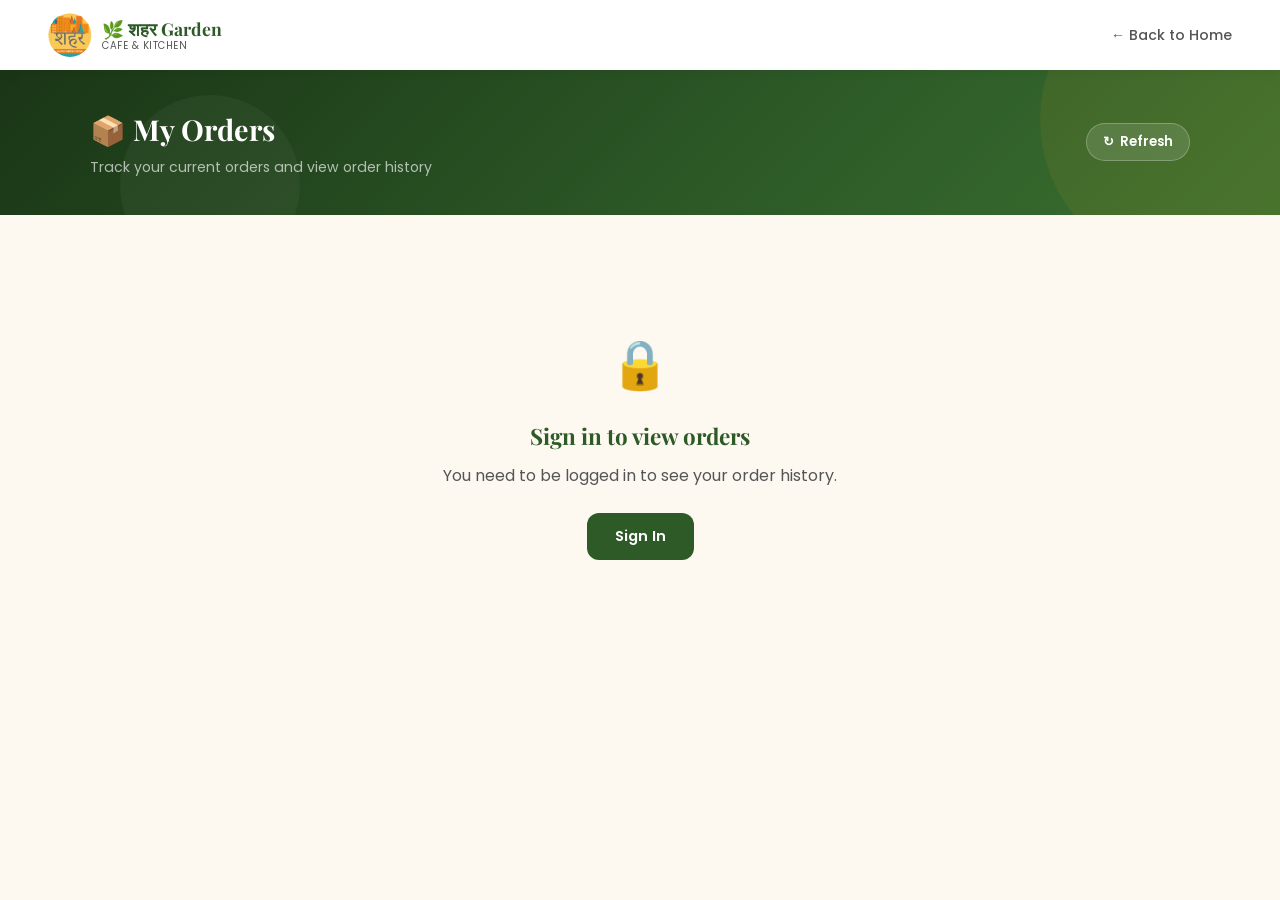
<file: frontend/orders.html>
<!DOCTYPE html>
<html lang="en">
<head>
  <meta charset="UTF-8"/>
  <meta name="viewport" content="width=device-width, initial-scale=1.0"/>
  <title>My Orders – शहर Garden Cafe &amp; Kitchen</title>
  <link rel="icon" type="image/png" href="images/logo.png"/>
  <link rel="apple-touch-icon" href="images/logo.png"/>
  <link rel="preconnect" href="https://fonts.googleapis.com"/>
  <link rel="preconnect" href="https://fonts.gstatic.com" crossorigin/>
  <link href="https://fonts.googleapis.com/css2?family=Playfair+Display:ital,wght@0,600;0,700;1,600&family=Poppins:wght@300;400;500;600;700&display=swap" rel="stylesheet"/>
  <link rel="stylesheet" href="css/shared.css"/>

  <style>
    :root {
      --green:       #2d5a27;
      --green-light: #4a7c42;
      --green-dark:  #1a3516;
      --gold:        #e8a020;
      --gold-light:  #f5c842;
      --cream:       #fdf8f0;
      --white:       #ffffff;
      --text-dark:   #1a1a1a;
      --text-mid:    #555;
      --error:       #e53e3e;
      --success:     #38a169;
      --shadow:      0 4px 24px rgba(0,0,0,0.10);
      --shadow-lg:   0 12px 40px rgba(0,0,0,0.16);
      --radius:      16px;
      --transition:  0.2s ease;
    }
    *, *::before, *::after { margin:0; padding:0; box-sizing:border-box; }
    body { font-family:'Poppins',sans-serif; background:var(--cream); color:var(--text-dark); min-height:100vh; }
    a { color:inherit; text-decoration:none; }
    button { cursor:pointer; font-family:'Poppins',sans-serif; }

    /* ── NAVBAR ── */
    nav {
      background:var(--white); display:flex; align-items:center;
      justify-content:space-between; padding:0 48px; height:70px;
      box-shadow:0 2px 12px rgba(0,0,0,0.07); position:sticky; top:0; z-index:100;
    }
    .nav-logo { display:flex; align-items:center; gap:10px; text-decoration:none; }
    .nav-logo img { height:44px; width:44px; border-radius:50%; object-fit:cover; }
    .nav-logo-text { display:flex; flex-direction:column; line-height:1.2; }
    .nav-logo-name    { font-family:'Playfair Display',serif; font-size:1.1rem; color:var(--green); font-weight:700; }
    .nav-logo-tagline { font-size:0.62rem; color:var(--text-mid); text-transform:uppercase; letter-spacing:0.5px; }
    .nav-back { display:flex; align-items:center; gap:6px; color:var(--text-mid); font-size:0.88rem; font-weight:500; transition:color var(--transition); }
    .nav-back:hover { color:var(--green); }

    /* ── PAGE HEADER ── */
    .page-header {
      background:linear-gradient(135deg,var(--green-dark) 0%,var(--green) 60%,#3a7030 100%);
      padding:36px 48px; position:relative; overflow:hidden;
    }
    .page-header::before { content:''; position:absolute; width:300px; height:300px; border-radius:50%; background:rgba(232,160,32,0.08); top:-100px; right:-60px; pointer-events:none; }
    .page-header::after  { content:''; position:absolute; width:180px; height:180px; border-radius:50%; background:rgba(255,255,255,0.04); bottom:-60px; left:120px; pointer-events:none; }
    .page-header-inner { position:relative; z-index:2; max-width:1100px; margin:0 auto; display:flex; align-items:center; justify-content:space-between; }
    .page-header h1 { font-family:'Playfair Display',serif; font-size:1.8rem; color:var(--white); margin-bottom:4px; }
    .page-header p  { color:rgba(255,255,255,0.65); font-size:0.88rem; }
    .btn-refresh {
      display:flex; align-items:center; gap:6px;
      background:rgba(255,255,255,0.12); border:1px solid rgba(255,255,255,0.25);
      color:var(--white); padding:8px 16px; border-radius:24px;
      font-size:0.82rem; font-weight:600; transition:all var(--transition); flex-shrink:0;
    }
    .btn-refresh:hover { background:rgba(255,255,255,0.22); }
    .btn-refresh .spin { display:inline-block; transition:transform 0.4s; }
    .btn-refresh.loading .spin { animation:spin 0.7s linear infinite; }
    @keyframes spin { to { transform:rotate(360deg); } }

    /* ── MAIN LAYOUT ── */
    .page-body { max-width:860px; margin:0 auto; padding:32px 24px 80px; }

    /* ── SECTION LABELS ── */
    .section-label {
      font-size:0.72rem; font-weight:700; text-transform:uppercase;
      letter-spacing:1px; color:var(--text-mid); margin-bottom:14px;
      display:flex; align-items:center; gap:8px;
    }
    .section-label::after { content:''; flex:1; height:1px; background:#e8e0d4; }

    /* ── LOADING ── */
    .loading-wrap { text-align:center; padding:60px 24px; color:var(--text-mid); }
    .loader { width:36px; height:36px; border:3px solid #e0d8cc; border-top-color:var(--green); border-radius:50%; animation:spin 0.8s linear infinite; margin:0 auto 12px; }

    /* ── EMPTY STATE ── */
    .empty-state { text-align:center; padding:64px 24px; }
    .empty-icon { font-size:4rem; margin-bottom:16px; opacity:0.6; }
    .empty-state h3 { font-family:'Playfair Display',serif; font-size:1.4rem; color:var(--green); margin-bottom:8px; }
    .empty-state p { color:var(--text-mid); font-size:0.9rem; margin-bottom:24px; line-height:1.7; max-width:320px; margin-left:auto; margin-right:auto; }
    .btn-browse {
      display:inline-flex; align-items:center; gap:8px;
      background:var(--green); color:var(--white);
      padding:12px 28px; border-radius:12px; font-size:0.92rem; font-weight:600;
      transition:background var(--transition), transform var(--transition);
    }
    .btn-browse:hover { background:var(--green-light); transform:translateY(-1px); }

    /* ── ORDER CARD ── */
    .order-card {
      background:var(--white); border-radius:var(--radius);
      box-shadow:var(--shadow); margin-bottom:16px;
      border:1px solid #f0ede6; overflow:hidden;
      transition:box-shadow var(--transition);
    }
    .order-card:hover { box-shadow:var(--shadow-lg); }

    .order-card-header {
      padding:18px 20px; display:flex; align-items:center;
      gap:12px; cursor:pointer; user-select:none;
    }
    .order-card-header:hover { background:#fdfaf6; }

    .order-id-badge {
      background:var(--cream); border:1px solid #e8e0d4;
      border-radius:8px; padding:6px 10px; flex-shrink:0; text-align:center;
    }
    .order-id-badge .label { font-size:0.60rem; color:var(--text-mid); text-transform:uppercase; letter-spacing:0.5px; display:block; }
    .order-id-badge .value { font-size:0.82rem; font-weight:700; color:var(--text-dark); font-family:monospace; letter-spacing:1px; }

    .order-meta { flex:1; min-width:0; }
    .order-meta .items-preview { font-size:0.88rem; font-weight:600; color:var(--text-dark); white-space:nowrap; overflow:hidden; text-overflow:ellipsis; margin-bottom:3px; }
    .order-meta .order-date    { font-size:0.76rem; color:var(--text-mid); }

    .order-right { display:flex; flex-direction:column; align-items:flex-end; gap:6px; flex-shrink:0; }
    .order-total { font-family:'Playfair Display',serif; font-size:1.1rem; color:var(--green); font-weight:700; }

    /* Status badges */
    .status-badge {
      display:inline-flex; align-items:center; gap:5px;
      padding:3px 10px; border-radius:20px; font-size:0.72rem; font-weight:700;
      text-transform:uppercase; letter-spacing:0.5px; white-space:nowrap;
    }
    .status-badge::before { content:''; width:6px; height:6px; border-radius:50%; background:currentColor; }
    .status-pending       { background:#fff8e6; color:#b7791f; }
    .status-confirmed     { background:#e6f4ff; color:#2b6cb0; }
    .status-preparing     { background:#fef3e2; color:#c05621; }
    .status-out_for_delivery { background:#f0e6ff; color:#6b46c1; }
    .status-delivered     { background:#f0fff4; color:#276749; }
    .status-cancelled     { background:#fff5f5; color:#c53030; }

    .chevron { font-size:0.8rem; color:var(--text-mid); transition:transform var(--transition); margin-left:4px; flex-shrink:0; }
    .order-card.expanded .chevron { transform:rotate(180deg); }

    /* ── ORDER DETAILS (expanded) ── */
    .order-details {
      display:none; border-top:1px solid #f0ede6;
      padding:0 20px;
      animation:slideDown 0.2s ease;
    }
    @keyframes slideDown { from { opacity:0; transform:translateY(-6px); } to { opacity:1; transform:translateY(0); } }
    .order-card.expanded .order-details { display:block; }

    .details-section { padding:16px 0; border-bottom:1px solid #f5f0e8; }
    .details-section:last-child { border-bottom:none; }
    .details-title { font-size:0.72rem; font-weight:700; text-transform:uppercase; letter-spacing:0.5px; color:var(--text-mid); margin-bottom:10px; }

    .detail-items-list { display:flex; flex-direction:column; gap:8px; }
    .detail-item { display:flex; justify-content:space-between; align-items:center; font-size:0.88rem; }
    .detail-item .name { color:var(--text-dark); }
    .detail-item .price { color:var(--gold); font-weight:600; }

    .detail-totals { display:flex; flex-direction:column; gap:6px; }
    .detail-row { display:flex; justify-content:space-between; font-size:0.85rem; color:var(--text-mid); }
    .detail-row.total { font-size:1rem; font-weight:700; color:var(--text-dark); padding-top:8px; border-top:1px dashed #e8e0d4; margin-top:4px; }
    .detail-row.discount { color:var(--success); }

    .detail-address { font-size:0.85rem; color:var(--text-mid); line-height:1.7; }
    .detail-address strong { color:var(--text-dark); display:block; margin-bottom:2px; }

    .detail-notes { font-size:0.85rem; color:var(--text-mid); font-style:italic; background:var(--cream); padding:10px 12px; border-radius:8px; }

    /* ── ACTION BUTTONS ── */
    .order-actions { padding:14px 0 18px; display:flex; gap:10px; flex-wrap:wrap; }

    .btn-track {
      display:inline-flex; align-items:center; gap:6px;
      background:var(--green); color:var(--white);
      padding:9px 18px; border-radius:10px; font-size:0.85rem; font-weight:600;
      border:none; transition:background var(--transition), transform var(--transition);
    }
    .btn-track:hover { background:var(--green-light); transform:translateY(-1px); }

    .btn-reorder {
      display:inline-flex; align-items:center; gap:6px;
      background:var(--cream); color:var(--green);
      padding:9px 18px; border-radius:10px; font-size:0.85rem; font-weight:600;
      border:2px solid var(--green); transition:all var(--transition);
    }
    .btn-reorder:hover { background:var(--green); color:var(--white); }

    .btn-cancel {
      display:inline-flex; align-items:center; gap:6px;
      background:#fff5f5; color:var(--error);
      padding:9px 18px; border-radius:10px; font-size:0.85rem; font-weight:600;
      border:2px solid #fed7d7; transition:all var(--transition);
    }
    .btn-cancel:hover { background:var(--error); color:var(--white); border-color:var(--error); }
    .btn-cancel:disabled { opacity:0.5; cursor:not-allowed; }

    /* ── ACTIVE ORDER CARD (special styling) ── */
    .order-card.active-order {
      border:2px solid var(--green);
      box-shadow:0 4px 20px rgba(45,90,39,0.12);
    }
    .active-order .order-card-header { background:linear-gradient(135deg,rgba(45,90,39,0.03),rgba(45,90,39,0.06)); }
    .active-badge {
      background:var(--green); color:var(--white);
      font-size:0.65rem; font-weight:700; padding:2px 8px; border-radius:20px;
      text-transform:uppercase; letter-spacing:0.5px; margin-left:6px;
      animation:pulse 2s ease-in-out infinite;
    }
    @keyframes pulse { 0%,100%{opacity:1} 50%{opacity:0.6} }

    /* ── MINI PROGRESS ── */
    .mini-progress { padding:12px 20px 14px; background:rgba(45,90,39,0.03); border-top:1px solid rgba(45,90,39,0.10); display:flex; align-items:center; gap:0; overflow:hidden; }
    .mp-step { display:flex; flex-direction:column; align-items:center; flex:1; position:relative; }
    .mp-step:not(:last-child)::after { content:''; position:absolute; top:10px; left:50%; width:100%; height:2px; background:#e0d8cc; z-index:0; }
    .mp-step.done:not(:last-child)::after,
    .mp-step.active:not(:last-child)::after { background:var(--green); }
    .mp-dot { width:20px; height:20px; border-radius:50%; background:#e0d8cc; border:2px solid #e0d8cc; position:relative; z-index:1; transition:all 0.3s; display:flex; align-items:center; justify-content:center; font-size:0.6rem; }
    .mp-step.done .mp-dot   { background:var(--green); border-color:var(--green); color:var(--white); }
    .mp-step.active .mp-dot { background:var(--white); border-color:var(--green); box-shadow:0 0 0 3px rgba(45,90,39,0.15); }
    .mp-label { font-size:0.60rem; color:var(--text-mid); margin-top:5px; text-align:center; font-weight:500; }
    .mp-step.done .mp-label, .mp-step.active .mp-label { color:var(--green); font-weight:600; }

    /* ── LOGIN WALL ── */
    #loginWall { display:none; text-align:center; padding:80px 24px; }
    #loginWall .icon { font-size:3rem; margin-bottom:16px; }
    #loginWall h3 { font-family:'Playfair Display',serif; font-size:1.4rem; color:var(--green); margin-bottom:8px; }
    #loginWall p { color:var(--text-mid); margin-bottom:24px; }
    .btn-login { display:inline-flex; align-items:center; gap:8px; background:var(--green); color:var(--white); padding:12px 28px; border-radius:12px; font-size:0.92rem; font-weight:600; transition:background var(--transition); }
    .btn-login:hover { background:var(--green-light); }

    /* ── TOAST ── */
    .toast { position:fixed; bottom:24px; left:50%; transform:translateX(-50%) translateY(80px); background:var(--text-dark); color:var(--white); padding:12px 20px; border-radius:12px; font-size:0.88rem; font-weight:500; z-index:9000; transition:transform 0.3s ease; white-space:nowrap; box-shadow:var(--shadow-lg); pointer-events:none; }
    .toast.show { transform:translateX(-50%) translateY(0); }
    .toast.success { background:var(--success); }
    .toast.error   { background:var(--error); }

    /* ── RESPONSIVE ── */
    @media(max-width:700px) {
      nav { padding:0 16px; }
      .page-header { padding:24px 20px; }
      .page-header h1 { font-size:1.4rem; }
      .page-header-inner { flex-direction:column; align-items:flex-start; gap:12px; }
      .page-body { padding:20px 16px 80px; }

      /* Card header becomes 2-row layout on mobile */
      .order-card-header {
        padding:14px 14px; flex-wrap:wrap; gap:8px;
      }
      .order-id-badge { order:1; }
      .order-meta     { order:2; flex:1; min-width:0; }
      .chevron        { order:3; align-self:flex-start; margin-top:2px; }
      .order-right    { order:4; flex-direction:row; align-items:center; gap:8px; width:100%; justify-content:space-between; padding-top:8px; border-top:1px solid #f0ede6; margin-top:2px; }
      .order-total    { font-size:1rem; }

      /* Status badge smaller on mobile */
      .status-badge { font-size:0.68rem; padding:3px 8px; }

      .order-details { padding:0 14px; }
      .order-actions { flex-direction:column; }
      .btn-track, .btn-reorder, .btn-cancel { width:100%; justify-content:center; padding:11px 18px; }

      .mini-progress { padding:10px 14px 12px; gap:0; }
      .mp-label { font-size:0.52rem; }
      .mp-dot   { width:18px; height:18px; font-size:0.55rem; }
    }

    @media(max-width:400px) {
      .order-id-badge .value { font-size:0.75rem; }
      .order-meta .items-preview { font-size:0.80rem; }
      .mp-label { display:none; }
    }
  </style>
</head>
<body>

  <!-- NAVBAR -->
  <nav>
    <a class="nav-logo" href="index.html">
      <img src="images/logo.png" alt="शहर Garden" onerror="this.style.display='none'"/>
      <div class="nav-logo-text">
        <span class="nav-logo-name">🌿 शहर Garden</span>
        <span class="nav-logo-tagline">Cafe &amp; Kitchen</span>
      </div>
    </a>
    <a class="nav-back" href="index.html">
      ← Back to Home
    </a>
  </nav>

  <!-- PAGE HEADER -->
  <div class="page-header">
    <div class="page-header-inner">
      <div>
        <h1>📦 My Orders</h1>
        <p>Track your current orders and view order history</p>
      </div>
      <button class="btn-refresh" id="btnRefresh" onclick="loadOrders()">
        <span class="spin">↻</span> Refresh
      </button>
    </div>
  </div>

  <!-- BODY -->
  <div class="page-body">

    <!-- Login wall -->
    <div id="loginWall">
      <div class="icon">🔒</div>
      <h3>Sign in to view orders</h3>
      <p>You need to be logged in to see your order history.</p>
      <a class="btn-login" href="login.html">Sign In</a>
    </div>

    <!-- Loading -->
    <div id="loadingState" style="display:none">
      <div class="loading-wrap">
        <div class="loader"></div>
        <p>Loading your orders…</p>
      </div>
    </div>

    <!-- Empty state -->
    <div id="emptyState" style="display:none">
      <div class="empty-state">
        <div class="empty-icon">🍽️</div>
        <h3>No orders yet</h3>
        <p>Looks like you haven't placed any orders yet. Browse our menu and order something delicious!</p>
        <a class="btn-browse" href="menu.html">🌿 Browse Menu</a>
      </div>
    </div>

    <!-- Active orders section -->
    <div id="activeSection" style="display:none">
      <div class="section-label">🔴 Active Orders</div>
      <div id="activeList"></div>
    </div>

    <!-- Past orders section -->
    <div id="pastSection" style="display:none">
      <div class="section-label" id="pastLabel">Past Orders</div>
      <div id="pastList"></div>
    </div>

  </div>

  <!-- TOAST -->
  <div class="toast" id="toast"></div>

  <script src="js/shared.js"></script>
  <script>
    const API = window.location.hostname === '127.0.0.1' || window.location.hostname === 'localhost'
  ? 'http://127.0.0.1:8000'
  : 'https://food-ordering-webapp-pgcy.onrender.com';

    const ACTIVE_STATUSES   = ['pending','confirmed','preparing','out_for_delivery'];
    const STATUS_LABELS     = { pending:'Pending', confirmed:'Confirmed', preparing:'Preparing', out_for_delivery:'Out for Delivery', delivered:'Delivered', cancelled:'Cancelled' };
    const STATUS_ICONS      = { pending:'⏳', confirmed:'✅', preparing:'👨‍🍳', out_for_delivery:'🛵', delivered:'🎉', cancelled:'❌' };
    const PROGRESS_STEPS    = ['pending','confirmed','preparing','out_for_delivery','delivered'];

    let allOrders = [];
    let expandedIds = new Set();

    /* ── INIT ── */
    document.addEventListener('DOMContentLoaded', () => {
      const token = localStorage.getItem('sg_token');
      if (!token) { document.getElementById('loginWall').style.display = 'block'; return; }
      loadOrders();
      /* Auto-refresh every 30s */
      setInterval(loadOrders, 30000);
    });

    /* ── LOAD ORDERS ── */
    async function loadOrders() {
      const token = localStorage.getItem('sg_token');
      if (!token) return;

      const btn = document.getElementById('btnRefresh');
      btn.classList.add('loading');

      /* First load: show loading spinner */
      if (!allOrders.length) {
        document.getElementById('loadingState').style.display = 'block';
        document.getElementById('activeSection').style.display = 'none';
        document.getElementById('pastSection').style.display   = 'none';
        document.getElementById('emptyState').style.display    = 'none';
      }

      try {
        const res  = await fetch(`${API}/api/orders/my`, {
          headers: { 'Authorization': 'Bearer ' + token }
        });
        if (!res.ok) throw new Error();
        allOrders = await res.json();
        renderOrders();
      } catch {
        showToast('Could not load orders. Try refreshing.', 'error');
      } finally {
        document.getElementById('loadingState').style.display = 'none';
        btn.classList.remove('loading');
      }
    }

    /* ── RENDER ── */
    function renderOrders() {
      const active = allOrders.filter(o => ACTIVE_STATUSES.includes(o.status));
      const past   = allOrders.filter(o => !ACTIVE_STATUSES.includes(o.status));

      if (!allOrders.length) {
        document.getElementById('emptyState').style.display  = 'block';
        document.getElementById('activeSection').style.display = 'none';
        document.getElementById('pastSection').style.display   = 'none';
        return;
      }

      document.getElementById('emptyState').style.display = 'none';

      /* Active */
      if (active.length) {
        document.getElementById('activeSection').style.display = 'block';
        document.getElementById('activeList').innerHTML = active.map(o => orderCard(o, true)).join('');
      } else {
        document.getElementById('activeSection').style.display = 'none';
      }

      /* Past */
      if (past.length) {
        document.getElementById('pastSection').style.display = 'block';
        document.getElementById('pastLabel').textContent = `Past Orders (${past.length})`;
        document.getElementById('pastList').innerHTML = past.map(o => orderCard(o, false)).join('');
      } else {
        document.getElementById('pastSection').style.display = 'none';
      }

      /* Re-attach event listeners */
      document.querySelectorAll('.order-card-header').forEach(header => {
        header.addEventListener('click', () => toggleCard(header.dataset.id));
      });
      document.querySelectorAll('.btn-reorder').forEach(btn => {
        btn.addEventListener('click', e => { e.stopPropagation(); reorder(btn.dataset.id); });
      });
      document.querySelectorAll('.btn-cancel').forEach(btn => {
        btn.addEventListener('click', e => { e.stopPropagation(); cancelOrder(btn.dataset.id, btn); });
      });

      /* Restore expanded state */
      expandedIds.forEach(id => {
        const card = document.querySelector(`.order-card[data-id="${id}"]`);
        if (card) card.classList.add('expanded');
      });
    }

    /* ── ORDER CARD HTML ── */
    function orderCard(o, isActive) {
      const id        = o._id;
      const shortId   = id.slice(-8).toUpperCase();
      const date      = formatDate(o.created_at);
      const items     = o.items || [];
      const preview   = items.map(i => `${i.name} ×${i.qty}`).join(', ');
      const status    = o.status;
      const isExpanded = expandedIds.has(id);

      return `
      <div class="order-card${isActive ? ' active-order' : ''}" data-id="${id}">
        <div class="order-card-header" data-id="${id}">
          <div class="order-id-badge">
            <span class="label">Order</span>
            <span class="value">#${shortId}</span>
          </div>
          <div class="order-meta">
            <div class="items-preview">
              ${escHtml(preview)}
              ${isActive ? '<span class="active-badge">Live</span>' : ''}
            </div>
            <div class="order-date">📅 ${date}</div>
          </div>
          <span class="chevron">▼</span>
          <div class="order-right">
            <span class="order-total">₹${o.total}</span>
            <span class="status-badge status-${status}">${STATUS_ICONS[status] || ''} ${STATUS_LABELS[status] || status}</span>
          </div>
        </div>

        ${isActive ? miniProgress(status) : ''}

        <div class="order-details">
          <!-- Items -->
          <div class="details-section">
            <div class="details-title">Items Ordered</div>
            <div class="detail-items-list">
              ${items.map(i => `
                <div class="detail-item">
                  <span class="name">${escHtml(i.name)} <span style="color:var(--text-mid)">×${i.qty}</span></span>
                  <span class="price">₹${i.price * i.qty}</span>
                </div>`).join('')}
            </div>
          </div>

          <!-- Bill -->
          <div class="details-section">
            <div class="details-title">Bill Summary</div>
            <div class="detail-totals">
              <div class="detail-row"><span>Subtotal</span><span>₹${o.subtotal}</span></div>
              ${o.discount_amount > 0 ? `<div class="detail-row discount"><span>🎟️ Discount ${o.coupon_code ? `(${escHtml(o.coupon_code)})` : ''}</span><span>−₹${o.discount_amount}</span></div>` : ''}
              <div class="detail-row"><span>Delivery</span><span>${o.delivery_charge > 0 ? `₹${o.delivery_charge}` : '<span style="color:var(--success)">Free</span>'}</span></div>
              <div class="detail-row total"><span>Total Paid</span><span>₹${o.total}</span></div>
            </div>
          </div>

          <!-- Address -->
          ${o.address && o.address.line1 ? `
          <div class="details-section">
            <div class="details-title">Delivery Address</div>
            <div class="detail-address">
              <strong>${escHtml(o.address.name || o.customer_name)}</strong>
              ${escHtml(o.address.line1)}${o.address.landmark ? ', ' + escHtml(o.address.landmark) : ''}<br/>
              ${escHtml(o.address.city)}${o.address.pincode ? ' – ' + escHtml(o.address.pincode) : ''}<br/>
              📞 ${escHtml(o.address.phone || o.customer_phone)}
            </div>
          </div>` : ''}

          <!-- Notes -->
          ${o.notes ? `
          <div class="details-section">
            <div class="details-title">Special Instructions</div>
            <div class="detail-notes">"${escHtml(o.notes)}"</div>
          </div>` : ''}

          <!-- Actions -->
          <div class="order-actions">
            ${isActive ? `<button class="btn-track" onclick="window.location.href='track.html?id=${id}'">🛵 Track Order</button>` : ''}
            ${status === 'delivered' ? `<button class="btn-reorder" data-id="${id}">🔄 Reorder</button>` : ''}
            ${status === 'pending'   ? `<button class="btn-cancel" data-id="${id}">✕ Cancel Order</button>` : ''}
          </div>
        </div>
      </div>`;
    }

    /* ── MINI PROGRESS BAR ── */
    function miniProgress(status) {
      const steps   = ['pending','confirmed','preparing','out_for_delivery','delivered'];
      const labels  = ['Placed','Confirmed','Preparing','On the way','Delivered'];
      const current = steps.indexOf(status);
      return `
      <div class="mini-progress">
        ${steps.map((s, i) => `
          <div class="mp-step ${i < current ? 'done' : i === current ? 'active' : ''}">
            <div class="mp-dot">${i < current ? '✓' : ''}</div>
            <div class="mp-label">${labels[i]}</div>
          </div>`).join('')}
      </div>`;
    }

    /* ── TOGGLE CARD ── */
    function toggleCard(id) {
      const card = document.querySelector(`.order-card[data-id="${id}"]`);
      if (!card) return;
      const isOpen = card.classList.toggle('expanded');
      if (isOpen) expandedIds.add(id);
      else expandedIds.delete(id);
    }

    /* ── REORDER ── */
    async function reorder(id) {
      const order = allOrders.find(o => o._id === id);
      if (!order) return;

      const cartKey = localStorage.getItem('sg_user_email')
        ? `sg_cart_${localStorage.getItem('sg_user_email')}`
        : 'sg_cart';

      let cart = [];
      try { cart = JSON.parse(localStorage.getItem(cartKey)) || []; } catch {}

      order.items.forEach(item => {
        const ex = cart.find(c => c._id === item._id);
        if (ex) ex.qty += item.qty;
        else cart.push({ _id: item._id, name: item.name, price: item.price, qty: item.qty });
      });

      localStorage.setItem(cartKey, JSON.stringify(cart));
      showToast('Items added to cart! 🛒', 'success');

      /* Trigger cart badge update if shared.js is loaded */
      if (typeof updateBadge === 'function') updateBadge();
    }

    /* ── CANCEL ORDER ── */
    async function cancelOrder(id, btn) {
      if (!confirm('Are you sure you want to cancel this order?')) return;
      btn.disabled = true;
      btn.textContent = 'Cancelling…';
      try {
        const res = await fetch(`${API}/api/orders/${id}/status`, {
          method:  'PUT',
          headers: { 'Content-Type':'application/json', 'Authorization':'Bearer ' + localStorage.getItem('sg_token') },
          body:    JSON.stringify({ status: 'cancelled' })
        });
        if (!res.ok) throw new Error();
        showToast('Order cancelled.', 'success');
        await loadOrders();
      } catch {
        showToast('Could not cancel order. Please contact us.', 'error');
        btn.disabled = false;
        btn.textContent = '✕ Cancel Order';
      }
    }

    /* ── HELPERS ── */
    function formatDate(iso) {
      if (!iso) return '—';
      const d = new Date(iso);
      return d.toLocaleDateString('en-IN', { day:'numeric', month:'short', year:'numeric' })
           + ' · ' + d.toLocaleTimeString('en-IN', { hour:'2-digit', minute:'2-digit' });
    }

    function escHtml(str) {
      return String(str ?? '').replace(/&/g,'&amp;').replace(/</g,'&lt;').replace(/>/g,'&gt;').replace(/"/g,'&quot;');
    }

    function showToast(msg, type = '') {
      const t = document.getElementById('toast');
      t.textContent = msg;
      t.className = `toast${type ? ' ' + type : ''} show`;
      setTimeout(() => t.classList.remove('show'), 3000);
    }

    /* Init shared navbar */
    if (typeof initShared === 'function') initShared();
  </script>
</body>
</html>
</file>
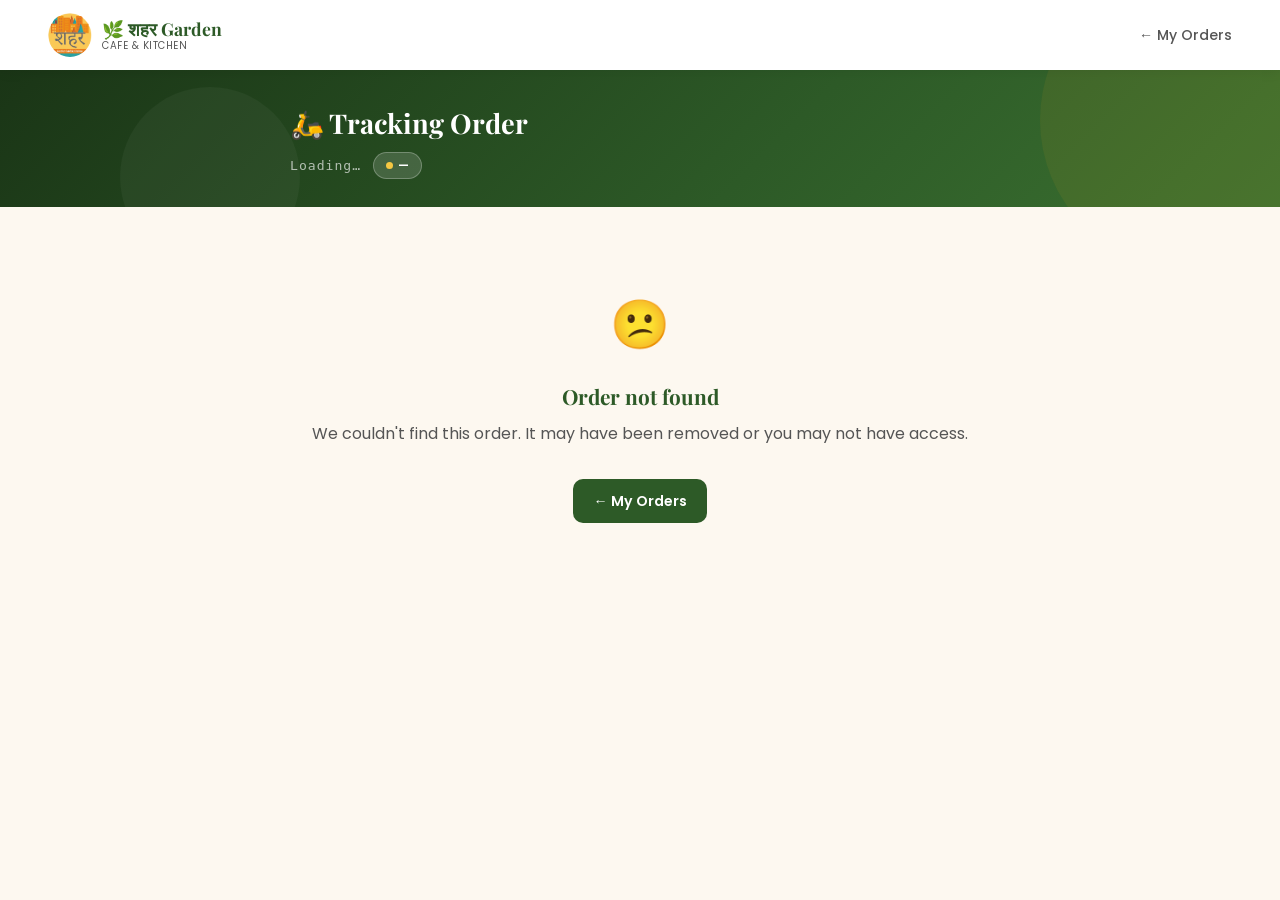
<file: frontend/track.html>
<!DOCTYPE html>
<html lang="en">
<head>
  <meta charset="UTF-8"/>
  <meta name="viewport" content="width=device-width, initial-scale=1.0"/>
  <title>Track Order – शहर Garden Cafe &amp; Kitchen</title>
  <link rel="icon" type="image/png" href="images/logo.png"/>
  <link rel="apple-touch-icon" href="images/logo.png"/>
  <link rel="preconnect" href="https://fonts.googleapis.com"/>
  <link rel="preconnect" href="https://fonts.gstatic.com" crossorigin/>
  <link href="https://fonts.googleapis.com/css2?family=Playfair+Display:ital,wght@0,600;0,700;1,600&family=Poppins:wght@300;400;500;600;700&display=swap" rel="stylesheet"/>
  <link rel="stylesheet" href="css/shared.css"/>

  <style>
    :root {
      --green:       #2d5a27;
      --green-light: #4a7c42;
      --green-dark:  #1a3516;
      --gold:        #e8a020;
      --gold-light:  #f5c842;
      --cream:       #fdf8f0;
      --white:       #ffffff;
      --text-dark:   #1a1a1a;
      --text-mid:    #555;
      --error:       #e53e3e;
      --success:     #38a169;
      --shadow:      0 4px 24px rgba(0,0,0,0.10);
      --shadow-lg:   0 12px 40px rgba(0,0,0,0.16);
      --radius:      16px;
      --transition:  0.2s ease;
    }
    *, *::before, *::after { margin:0; padding:0; box-sizing:border-box; }
    body { font-family:'Poppins',sans-serif; background:var(--cream); color:var(--text-dark); min-height:100vh; }
    a { color:inherit; text-decoration:none; }
    button { cursor:pointer; font-family:'Poppins',sans-serif; }

    /* ── NAVBAR ── */
    nav {
      background:var(--white); display:flex; align-items:center;
      justify-content:space-between; padding:0 48px; height:70px;
      box-shadow:0 2px 12px rgba(0,0,0,0.07); position:sticky; top:0; z-index:100;
    }
    .nav-logo { display:flex; align-items:center; gap:10px; text-decoration:none; }
    .nav-logo img { height:44px; width:44px; border-radius:50%; object-fit:cover; }
    .nav-logo-text { display:flex; flex-direction:column; line-height:1.2; }
    .nav-logo-name    { font-family:'Playfair Display',serif; font-size:1.1rem; color:var(--green); font-weight:700; }
    .nav-logo-tagline { font-size:0.62rem; color:var(--text-mid); text-transform:uppercase; letter-spacing:0.5px; }
    .nav-back { display:flex; align-items:center; gap:6px; color:var(--text-mid); font-size:0.88rem; font-weight:500; transition:color var(--transition); }
    .nav-back:hover { color:var(--green); }

    /* ── PAGE HEADER ── */
    .page-header {
      background:linear-gradient(135deg,var(--green-dark) 0%,var(--green) 60%,#3a7030 100%);
      padding:32px 48px 28px; position:relative; overflow:hidden;
    }
    .page-header::before { content:''; position:absolute; width:300px; height:300px; border-radius:50%; background:rgba(232,160,32,0.08); top:-100px; right:-60px; pointer-events:none; }
    .page-header::after  { content:''; position:absolute; width:180px; height:180px; border-radius:50%; background:rgba(255,255,255,0.04); bottom:-60px; left:120px; pointer-events:none; }
    .page-header-inner { position:relative; z-index:2; max-width:700px; margin:0 auto; }
    .page-header h1 { font-family:'Playfair Display',serif; font-size:1.7rem; color:var(--white); margin-bottom:4px; }
    .page-header-sub { display:flex; align-items:center; gap:12px; margin-top:6px; flex-wrap:wrap; }
    .header-order-id { font-size:0.82rem; color:rgba(255,255,255,0.65); font-family:monospace; letter-spacing:1px; }
    .header-status {
      display:inline-flex; align-items:center; gap:5px;
      background:rgba(255,255,255,0.15); border:1px solid rgba(255,255,255,0.25);
      color:var(--white); padding:3px 12px; border-radius:20px;
      font-size:0.76rem; font-weight:600;
    }
    .header-status .dot { width:7px; height:7px; border-radius:50%; background:var(--gold-light); }
    .header-status.delivered .dot { background:#68d391; }
    .header-status.cancelled .dot { background:#fc8181; }

    /* ── MAIN LAYOUT ── */
    .page-body { max-width:700px; margin:0 auto; padding:28px 24px 80px; }

    /* ── LOADING ── */
    .loading-wrap { text-align:center; padding:80px 24px; color:var(--text-mid); }
    .loader { width:36px; height:36px; border:3px solid #e0d8cc; border-top-color:var(--green); border-radius:50%; animation:spin 0.8s linear infinite; margin:0 auto 12px; }
    @keyframes spin { to { transform:rotate(360deg); } }

    /* ── ERROR STATE ── */
    #errorState { display:none; text-align:center; padding:80px 24px; }
    #errorState .icon { font-size:3rem; margin-bottom:16px; }
    #errorState h3 { font-family:'Playfair Display',serif; font-size:1.3rem; color:var(--green); margin-bottom:8px; }
    #errorState p { color:var(--text-mid); margin-bottom:24px; }

    /* ── CARD BASE ── */
    .track-card {
      background:var(--white); border-radius:var(--radius);
      box-shadow:var(--shadow); margin-bottom:16px;
      border:1px solid #f0ede6; overflow:hidden;
    }
    .track-card-title {
      padding:16px 20px 0; font-size:0.72rem; font-weight:700;
      text-transform:uppercase; letter-spacing:0.8px; color:var(--text-mid);
      display:flex; align-items:center; justify-content:space-between;
    }

    /* ── BIG STATUS CARD ── */
    .status-card {
      background:var(--white); border-radius:var(--radius);
      box-shadow:var(--shadow); margin-bottom:16px;
      border:1px solid #f0ede6; padding:24px 24px 20px;
      position:relative; overflow:hidden;
    }
    .status-card::before {
      content:''; position:absolute; inset:0;
      background:linear-gradient(135deg,rgba(45,90,39,0.03) 0%,transparent 60%);
      pointer-events:none;
    }
    .status-icon-big {
      font-size:3rem; margin-bottom:12px; display:block;
      animation:statusBounce 2s ease-in-out infinite;
    }
    @keyframes statusBounce {
      0%,100% { transform:translateY(0); }
      50%      { transform:translateY(-5px); }
    }
    .status-card.delivered .status-icon-big,
    .status-card.cancelled .status-icon-big { animation:none; }

    .status-headline { font-family:'Playfair Display',serif; font-size:1.4rem; color:var(--green); margin-bottom:4px; }
    .status-subline  { font-size:0.85rem; color:var(--text-mid); line-height:1.6; }

    .eta-pill {
      display:inline-flex; align-items:center; gap:6px;
      background:rgba(232,160,32,0.12); border:1px solid rgba(232,160,32,0.3);
      color:#b7791f; padding:5px 14px; border-radius:20px;
      font-size:0.80rem; font-weight:600; margin-top:12px;
    }

    /* ── PROGRESS TRACKER ── */
    .progress-track {
      padding:20px 24px 24px;
    }
    .progress-steps { display:flex; flex-direction:column; gap:0; }

    .p-step {
      display:flex; gap:16px; position:relative;
    }
    .p-step:not(:last-child) .p-line {
      position:absolute; left:18px; top:36px;
      width:2px; height:calc(100% - 10px);
      background:#e0d8cc; z-index:0;
      transition:background 0.4s;
    }
    .p-step.done:not(:last-child) .p-line { background:var(--green); }
    .p-step.active:not(:last-child) .p-line {
      background:linear-gradient(to bottom, var(--green) 30%, #e0d8cc 100%);
    }

    .p-left { display:flex; flex-direction:column; align-items:center; flex-shrink:0; width:36px; }
    .p-dot {
      width:36px; height:36px; border-radius:50%;
      display:flex; align-items:center; justify-content:center;
      font-size:1rem; position:relative; z-index:1;
      border:2px solid #e0d8cc; background:var(--white);
      transition:all 0.3s;
    }
    .p-step.done   .p-dot { background:var(--green); border-color:var(--green); }
    .p-step.active .p-dot {
      background:var(--white); border-color:var(--green);
      box-shadow:0 0 0 4px rgba(45,90,39,0.12);
      animation:activePulse 2s ease-in-out infinite;
    }
    @keyframes activePulse {
      0%,100% { box-shadow:0 0 0 4px rgba(45,90,39,0.12); }
      50%      { box-shadow:0 0 0 8px rgba(45,90,39,0.06); }
    }
    .p-line { } /* placeholder for JS positioning */

    .p-right { padding:6px 0 24px; flex:1; }
    .p-step:last-child .p-right { padding-bottom:0; }
    .p-label {
      font-size:0.92rem; font-weight:600; color:#bbb;
      transition:color 0.3s; margin-bottom:2px;
    }
    .p-step.done   .p-label { color:var(--green); }
    .p-step.active .p-label { color:var(--text-dark); }
    .p-desc { font-size:0.78rem; color:var(--text-mid); line-height:1.5; }
    .p-step.active .p-desc { color:var(--text-mid); }
    .p-time { font-size:0.72rem; color:var(--text-mid); margin-top:3px; font-style:italic; }

    /* ── MAP PLACEHOLDER ── */
    .map-placeholder {
      margin:0 20px 20px;
      background:linear-gradient(135deg,#e8f4e8,#f0f7f0);
      border-radius:12px; height:160px;
      display:flex; flex-direction:column;
      align-items:center; justify-content:center;
      border:2px dashed rgba(45,90,39,0.2);
      gap:8px; color:var(--text-mid);
    }
    .map-placeholder .map-icon { font-size:2rem; opacity:0.5; }
    .map-placeholder p { font-size:0.80rem; font-weight:500; }
    .map-placeholder span { font-size:0.72rem; opacity:0.7; }

    /* ── ORDER SUMMARY ── */
    .summary-section { padding:16px 20px; border-top:1px solid #f0ede6; }
    .summary-title { font-size:0.72rem; font-weight:700; text-transform:uppercase; letter-spacing:0.5px; color:var(--text-mid); margin-bottom:12px; }
    .summary-items { display:flex; flex-direction:column; gap:8px; margin-bottom:14px; }
    .summary-item { display:flex; justify-content:space-between; font-size:0.87rem; }
    .summary-item .name { color:var(--text-dark); }
    .summary-item .price { color:var(--gold); font-weight:600; }
    .summary-totals { display:flex; flex-direction:column; gap:5px; }
    .summary-row { display:flex; justify-content:space-between; font-size:0.84rem; color:var(--text-mid); }
    .summary-row.total { font-size:0.95rem; font-weight:700; color:var(--text-dark); padding-top:8px; border-top:1px dashed #e8e0d4; margin-top:4px; }
    .summary-row.discount { color:var(--success); }

    /* ── ADDRESS SECTION ── */
    .address-section { padding:16px 20px; border-top:1px solid #f0ede6; }
    .addr-row { display:flex; gap:10px; align-items:flex-start; }
    .addr-icon { font-size:1.1rem; flex-shrink:0; margin-top:1px; }
    .addr-text { font-size:0.85rem; color:var(--text-mid); line-height:1.7; }
    .addr-text strong { color:var(--text-dark); display:block; margin-bottom:1px; }

    /* ── ACTIONS ── */
    .track-actions { display:flex; gap:10px; padding:16px 20px 20px; flex-wrap:wrap; }
    .btn-orders {
      flex:1; display:flex; align-items:center; justify-content:center; gap:6px;
      background:var(--green); color:var(--white);
      padding:11px 20px; border-radius:10px; font-size:0.88rem; font-weight:600;
      border:none; transition:background var(--transition), transform var(--transition);
      text-decoration:none;
    }
    .btn-orders:hover { background:var(--green-light); transform:translateY(-1px); }
    .btn-cancel-order {
      flex:1; display:flex; align-items:center; justify-content:center; gap:6px;
      background:#fff5f5; color:var(--error);
      padding:11px 20px; border-radius:10px; font-size:0.88rem; font-weight:600;
      border:2px solid #fed7d7; transition:all var(--transition);
    }
    .btn-cancel-order:hover { background:var(--error); color:var(--white); border-color:var(--error); }
    .btn-cancel-order:disabled { opacity:0.5; cursor:not-allowed; }

    /* ── AUTO REFRESH INDICATOR ── */
    .refresh-note {
      text-align:center; font-size:0.74rem; color:var(--text-mid);
      padding:8px; display:flex; align-items:center; justify-content:center; gap:6px;
    }
    .refresh-dot {
      width:6px; height:6px; border-radius:50%; background:var(--success);
      animation:blink 2s ease-in-out infinite;
    }
    @keyframes blink { 0%,100%{opacity:1} 50%{opacity:0.2} }

    /* ── DELIVERED / CANCELLED SPECIAL STATES ── */
    .status-card.delivered { border-color:rgba(56,161,105,0.3); background:linear-gradient(135deg,#f0fff4,var(--white)); }
    .status-card.cancelled { border-color:rgba(229,62,62,0.2); background:linear-gradient(135deg,#fff5f5,var(--white)); }
    .status-card.cancelled .status-headline { color:var(--error); }

    /* ── TOAST ── */
    .toast { position:fixed; bottom:24px; left:50%; transform:translateX(-50%) translateY(80px); background:var(--text-dark); color:var(--white); padding:12px 20px; border-radius:12px; font-size:0.88rem; font-weight:500; z-index:9000; transition:transform 0.3s ease; white-space:nowrap; box-shadow:var(--shadow-lg); pointer-events:none; }
    .toast.show { transform:translateX(-50%) translateY(0); }
    .toast.success { background:var(--success); }
    .toast.error   { background:var(--error); }

    /* ── RESPONSIVE ── */
    @media(max-width:700px) {
      nav { padding:0 16px; }
      .page-header { padding:22px 20px 20px; }
      .page-header h1 { font-size:1.4rem; }
      .page-body { padding:20px 16px 80px; }
      .status-card { padding:20px 18px 16px; }
      .progress-track { padding:16px 18px 20px; }
      .summary-section,
      .address-section { padding:14px 18px; }
      .track-actions { padding:14px 18px 18px; flex-direction:column; }
      .btn-orders, .btn-cancel-order { flex:none; }
      .map-placeholder { height:130px; margin:0 18px 18px; }
    }
  </style>
</head>
<body>

  <!-- NAVBAR -->
  <nav>
    <a class="nav-logo" href="index.html">
      <img src="images/logo.png" alt="शहर Garden" onerror="this.style.display='none'"/>
      <div class="nav-logo-text">
        <span class="nav-logo-name">🌿 शहर Garden</span>
        <span class="nav-logo-tagline">Cafe &amp; Kitchen</span>
      </div>
    </a>
    <a class="nav-back" href="orders.html">← My Orders</a>
  </nav>

  <!-- PAGE HEADER -->
  <div class="page-header" id="pageHeader">
    <div class="page-header-inner">
      <h1 id="headerTitle">🛵 Tracking Order</h1>
      <div class="page-header-sub">
        <span class="header-order-id" id="headerOrderId">Loading…</span>
        <span class="header-status" id="headerStatus">
          <span class="dot"></span>
          <span id="headerStatusText">—</span>
        </span>
      </div>
    </div>
  </div>

  <!-- BODY -->
  <div class="page-body" id="pageBody" style="display:none">

    <!-- Big status card -->
    <div class="status-card" id="statusCard">
      <span class="status-icon-big" id="statusIconBig">⏳</span>
      <div class="status-headline" id="statusHeadline">Loading…</div>
      <div class="status-subline"  id="statusSubline"></div>
      <div class="eta-pill" id="etaPill" style="display:none">
        ⏱️ <span id="etaText">Estimated 30–45 min</span>
      </div>
    </div>

    <!-- Progress tracker -->
    <div class="track-card">
      <div class="track-card-title">
        Order Progress
        <div class="refresh-note" style="margin:0">
          <div class="refresh-dot" id="refreshDot"></div>
          <span id="refreshNote">Auto-updating</span>
        </div>
      </div>
      <div class="progress-track">
        <div class="progress-steps" id="progressSteps"></div>
      </div>

      <!-- Map placeholder -->
      <div class="map-placeholder" id="mapSection">
        <div class="map-icon">🗺️</div>
        <p>Live delivery tracking</p>
        <span>Coming soon — we're working on it! 🛵</span>
      </div>
    </div>

    <!-- Order summary + address -->
    <div class="track-card">
      <div class="track-card-title" style="padding:16px 20px 12px">Order Summary</div>
      <div class="summary-section" style="border-top:none; padding-top:0">
        <div class="summary-items" id="summaryItems"></div>
        <div class="summary-totals" id="summaryTotals"></div>
      </div>
      <div class="address-section" id="addressSection" style="display:none">
        <div class="summary-title">Delivery Address</div>
        <div class="addr-row">
          <span class="addr-icon">📍</span>
          <div class="addr-text" id="addressText"></div>
        </div>
      </div>
    </div>

    <!-- Actions -->
    <div class="track-actions" id="trackActions">
      <a class="btn-orders" href="orders.html">← Back to My Orders</a>
    </div>

  </div>

  <!-- Loading -->
  <div id="loadingState">
    <div class="loading-wrap">
      <div class="loader"></div>
      <p>Loading order details…</p>
    </div>
  </div>

  <!-- Error -->
  <div id="errorState">
    <div class="icon">😕</div>
    <h3>Order not found</h3>
    <p>We couldn't find this order. It may have been removed or you may not have access.</p>
    <a class="btn-orders" href="orders.html" style="display:inline-flex;margin-top:8px">← My Orders</a>
  </div>

  <!-- TOAST -->
  <div class="toast" id="toast"></div>

  <script src="js/shared.js"></script>
  <script>
    const API = window.location.hostname === '127.0.0.1' || window.location.hostname === 'localhost'
  ? 'http://127.0.0.1:8000'
  : 'https://food-ordering-webapp-pgcy.onrender.com';

    const STEPS = [
      { key:'pending',          icon:'📋', label:'Order Placed',      desc:'We received your order and are reviewing it.' },
      { key:'confirmed',        icon:'✅', label:'Order Confirmed',    desc:'Your order has been confirmed by the kitchen.' },
      { key:'preparing',        icon:'👨‍🍳', label:'Being Prepared',     desc:'Our chef is cooking your food with love.' },
      { key:'out_for_delivery', icon:'🛵', label:'Out for Delivery',   desc:'Your order is on its way to you!' },
      { key:'delivered',        icon:'🎉', label:'Delivered',          desc:'Enjoy your meal! Thank you for ordering.' },
    ];

    const STATUS_META = {
      pending:          { headline:'Order Received!',        subline:'We\'ve got your order and will confirm it shortly.', eta:true,  icon:'📋' },
      confirmed:        { headline:'Order Confirmed!',       subline:'The kitchen has your order and will start preparing soon.', eta:true,  icon:'✅' },
      preparing:        { headline:'Being Prepared!',        subline:'Our chef is cooking your delicious food right now.', eta:true,  icon:'👨‍🍳' },
      out_for_delivery: { headline:'On the Way!',            subline:'Your order is out for delivery. Get ready!', eta:true,  icon:'🛵' },
      delivered:        { headline:'Delivered! Enjoy 🎉',    subline:'Your order has been delivered. Hope you love it!', eta:false, icon:'🎉' },
      cancelled:        { headline:'Order Cancelled',        subline:'This order was cancelled. If this was a mistake, please contact us.', eta:false, icon:'❌' },
    };

    let orderId   = null;
    let orderData = null;
    let pollTimer = null;

    /* ── INIT ── */
    document.addEventListener('DOMContentLoaded', () => {
      const params = new URLSearchParams(window.location.search);
      orderId = params.get('id');

      if (!orderId) { showError(); return; }

      loadOrder();
      /* Auto-poll every 30s only for active orders */
      pollTimer = setInterval(() => {
        if (orderData && ['pending','confirmed','preparing','out_for_delivery'].includes(orderData.status)) {
          loadOrder(true); /* silent refresh */
        }
      }, 30000);
    });

    /* ── LOAD ORDER ── */
    async function loadOrder(silent = false) {
      const token = localStorage.getItem('sg_token');
      if (!silent) {
        document.getElementById('loadingState').style.display = 'block';
        document.getElementById('pageBody').style.display     = 'none';
        document.getElementById('errorState').style.display   = 'none';
      }

      try {
        const res = await fetch(`${API}/api/orders/${orderId}`, {
          headers: token ? { 'Authorization': 'Bearer ' + token } : {}
        });
        if (!res.ok) throw new Error();
        orderData = await res.json();
        renderOrder();
      } catch {
        if (!silent) showError();
      } finally {
        if (!silent) {
          document.getElementById('loadingState').style.display = 'none';
        }
      }
    }

    /* ── RENDER ORDER ── */
    function renderOrder() {
      const o      = orderData;
      const status = o.status;
      const meta   = STATUS_META[status] || STATUS_META['pending'];
      const isFinal = status === 'delivered' || status === 'cancelled';

      /* Show page body */
      document.getElementById('pageBody').style.display     = 'block';
      document.getElementById('loadingState').style.display = 'none';

      /* Header */
      document.getElementById('headerTitle').textContent      = isFinal ? (status === 'delivered' ? '🎉 Order Delivered' : '❌ Order Cancelled') : '🛵 Tracking Order';
      document.getElementById('headerOrderId').textContent    = '#' + o._id.slice(-8).toUpperCase();
      document.getElementById('headerStatusText').textContent = status.replace(/_/g,' ').replace(/\b\w/g, c => c.toUpperCase());
      const headerStatus = document.getElementById('headerStatus');
      headerStatus.className = `header-status ${status}`;

      /* Big status card */
      const card = document.getElementById('statusCard');
      card.className = `status-card ${status}`;
      document.getElementById('statusIconBig').textContent  = meta.icon;
      document.getElementById('statusHeadline').textContent = meta.headline;
      document.getElementById('statusSubline').textContent  = meta.subline;

      /* ETA pill */
      const etaPill = document.getElementById('etaPill');
      if (meta.eta) {
        etaPill.style.display = 'inline-flex';
        document.getElementById('etaText').textContent = `Estimated ${o.estimated_delivery_time || '30–45 min'}`;
      } else {
        etaPill.style.display = 'none';
      }

      /* Hide map for delivered/cancelled */
      document.getElementById('mapSection').style.display = isFinal ? 'none' : 'block';

      /* Stop refresh dot for final states */
      if (isFinal) {
        document.getElementById('refreshDot').style.display = 'none';
        document.getElementById('refreshNote').textContent  = status === 'delivered' ? 'Order complete' : 'Order cancelled';
        if (pollTimer) clearInterval(pollTimer);
      }

      /* Progress steps */
      renderProgress(status);

      /* Summary */
      renderSummary(o);

      /* Address */
      renderAddress(o);

      /* Actions */
      renderActions(status, o._id);
    }

    /* ── PROGRESS STEPS ── */
    function renderProgress(status) {
      const currentIdx = STEPS.findIndex(s => s.key === status);
      const isCancelled = status === 'cancelled';

      const html = STEPS.map((step, i) => {
        let state = '';
        if (!isCancelled) {
          if (i < currentIdx) state = 'done';
          else if (i === currentIdx) state = 'active';
        }
        const dotContent = state === 'done' ? '✓' : step.icon;
        return `
        <div class="p-step ${state}">
          <div class="p-left">
            <div class="p-dot">${dotContent}</div>
            <div class="p-line"></div>
          </div>
          <div class="p-right">
            <div class="p-label">${step.label}</div>
            <div class="p-desc">${step.desc}</div>
          </div>
        </div>`;
      }).join('');

      document.getElementById('progressSteps').innerHTML = html;
    }

    /* ── SUMMARY ── */
    function renderSummary(o) {
      const items = o.items || [];
      document.getElementById('summaryItems').innerHTML = items.map(i => `
        <div class="summary-item">
          <span class="name">${escHtml(i.name)} <span style="color:var(--text-mid)">×${i.qty}</span></span>
          <span class="price">₹${i.price * i.qty}</span>
        </div>`).join('');

      let totalsHtml = `
        <div class="summary-row"><span>Subtotal</span><span>₹${o.subtotal}</span></div>`;
      if (o.discount_amount > 0) {
        totalsHtml += `<div class="summary-row discount"><span>🎟️ Discount${o.coupon_code ? ` (${escHtml(o.coupon_code)})` : ''}</span><span>−₹${o.discount_amount}</span></div>`;
      }
      totalsHtml += `
        <div class="summary-row"><span>Delivery</span><span>${o.delivery_charge > 0 ? '₹' + o.delivery_charge : '<span style="color:var(--success)">Free</span>'}</span></div>
        <div class="summary-row total"><span>Total</span><span>₹${o.total}</span></div>`;
      document.getElementById('summaryTotals').innerHTML = totalsHtml;
    }

    /* ── ADDRESS ── */
    function renderAddress(o) {
      const addr = o.address;
      if (!addr || !addr.line1) { document.getElementById('addressSection').style.display = 'none'; return; }
      document.getElementById('addressSection').style.display = 'block';
      document.getElementById('addressText').innerHTML = `
        <strong>${escHtml(addr.name || o.customer_name)}</strong>
        ${escHtml(addr.line1)}${addr.landmark ? ', ' + escHtml(addr.landmark) : ''}<br/>
        ${escHtml(addr.city)}${addr.pincode ? ' – ' + escHtml(addr.pincode) : ''}<br/>
        📞 ${escHtml(addr.phone || o.customer_phone)}`;
    }

    /* ── ACTIONS ── */
    function renderActions(status, id) {
      let html = `<a class="btn-orders" href="orders.html">← Back to My Orders</a>`;
      if (status === 'pending') {
        html += `<button class="btn-cancel-order" id="btnCancel" onclick="cancelOrder('${id}')">✕ Cancel Order</button>`;
      }
      document.getElementById('trackActions').innerHTML = html;
    }

    /* ── CANCEL ── */
    async function cancelOrder(id) {
      if (!confirm('Are you sure you want to cancel this order?')) return;
      const btn = document.getElementById('btnCancel');
      if (btn) { btn.disabled = true; btn.textContent = 'Cancelling…'; }

      try {
        const res = await fetch(`${API}/api/orders/${id}/status`, {
          method:  'PUT',
          headers: { 'Content-Type':'application/json', 'Authorization':'Bearer ' + localStorage.getItem('sg_token') },
          body:    JSON.stringify({ status: 'cancelled' })
        });
        if (!res.ok) throw new Error();
        showToast('Order cancelled.', 'success');
        await loadOrder();
      } catch {
        showToast('Could not cancel. Please contact us.', 'error');
        if (btn) { btn.disabled = false; btn.textContent = '✕ Cancel Order'; }
      }
    }

    /* ── ERROR ── */
    function showError() {
      document.getElementById('loadingState').style.display = 'none';
      document.getElementById('pageBody').style.display     = 'none';
      document.getElementById('errorState').style.display   = 'block';
    }

    /* ── HELPERS ── */
    function escHtml(str) {
      return String(str ?? '').replace(/&/g,'&amp;').replace(/</g,'&lt;').replace(/>/g,'&gt;').replace(/"/g,'&quot;');
    }
    function showToast(msg, type = '') {
      const t = document.getElementById('toast');
      t.textContent = msg;
      t.className = `toast${type ? ' ' + type : ''} show`;
      setTimeout(() => t.classList.remove('show'), 3000);
    }

    if (typeof initShared === 'function') initShared();
  </script>
</body>
</html>
</file>
<file: frontend/css/shared.css>
/* ═══════════════════════════════════════════════════════════
   SHARED.CSS — imported by every page
   Contains: variables, reset, utilities, announcement bar,
   navbar, location tab, mobile slide menu, auth dropdown,
   cart drawer, footer.
   ─────────────────────────────────────────────────────────
   HOW TO USE ON EACH PAGE:
     <link rel="stylesheet" href="css/shared.css"/>
     <link rel="stylesheet" href="css/pages/[page].css"/>
═══════════════════════════════════════════════════════════ */


/* ─────────────────────────────────────────────
   § 1  VARIABLES & RESET
───────────────────────────────────────────── */
:root {
  --green:       #2d5a27;
  --green-light: #4a7c42;
  --green-dark:  #1a3516;
  --gold:        #e8a020;
  --gold-light:  #f5c842;
  --cream:       #fdf8f0;
  --white:       #ffffff;
  --text-dark:   #1a1a1a;
  --text-mid:    #555555;
  --red:         #e53e3e;
  --shadow:      0 4px 24px rgba(0,0,0,0.10);
  --shadow-lg:   0 12px 40px rgba(0,0,0,0.16);
  --radius:      16px;
  --radius-sm:   10px;
  --transition:  0.2s ease;
  --nav-h:       70px;
}

*, *::before, *::after { margin:0; padding:0; box-sizing:border-box; }
html  { scroll-behavior:smooth; }
body  { font-family:'Poppins',sans-serif; background:var(--cream); color:var(--text-dark); line-height:1.6; -webkit-font-smoothing:antialiased; }
img   { display:block; max-width:100%; }
a     { color:inherit; }
button { cursor:pointer; }


/* ─────────────────────────────────────────────
   § 2  LAYOUT & TYPOGRAPHY UTILITIES
───────────────────────────────────────────── */
.container       { max-width:1200px; margin:0 auto; padding:0 24px; }
.section-head    { text-align:center; margin-bottom:40px; }
.section-head h2 { font-family:'Playfair Display',serif; font-size:2rem; color:var(--green); margin-bottom:8px; }
.section-head p  { color:var(--text-mid); font-size:0.95rem; max-width:480px; margin:0 auto; }
.gold-line       { width:60px; height:3px; background:var(--gold); border-radius:2px; margin:12px auto 0; }

.state-box  { text-align:center; padding:48px 24px; color:var(--text-mid); grid-column:1/-1; }
.spinner    { width:40px; height:40px; border:4px solid #e0d8cc; border-top-color:var(--green); border-radius:50%; animation:spin 0.8s linear infinite; margin:0 auto 12px; }
@keyframes spin { to { transform:rotate(360deg); } }


/* ─────────────────────────────────────────────
   § 3  ANNOUNCEMENT BAR
   (index.html + menu.html only — styles live
    here because the HTML structure is shared)
───────────────────────────────────────────── */
@keyframes ticker-move {
  0%   { transform:translateX(0); }
  100% { transform:translateX(-50%); }
}
@keyframes pulse-pill {
  0%,100% { transform:scale(1);    box-shadow:0 0 0 0   rgba(45,90,39,0.4); }
  50%     { transform:scale(1.07); box-shadow:0 0 0 7px rgba(45,90,39,0); }
}

.announce-bar {
  position:sticky; top:0; z-index:1001; overflow:hidden; height:44px;
  display:flex; align-items:center;
  background:#e8a020;
  box-shadow:0 2px 8px rgba(0,0,0,0.15);
}
.announce-ticker {
  display:flex; align-items:center; white-space:nowrap;
  animation:ticker-move 22s linear infinite; position:relative; z-index:1;
}
.announce-bar:hover .announce-ticker { animation-play-state:paused; }
.announce-msg {
  display:inline-flex; align-items:center; gap:10px; padding:0 48px;
  font-family:'Playfair Display',serif; font-size:0.92rem; font-weight:700;
  color:var(--green-dark); letter-spacing:0.3px;
}
.announce-msg .sep { color:var(--green); opacity:0.5; font-size:1.1rem; }
.code-pill {
  background:var(--green-dark); color:var(--gold-light);
  padding:3px 13px; border-radius:20px; font-weight:900; font-size:0.85rem;
  letter-spacing:2px; text-transform:uppercase;
  animation:pulse-pill 2s ease-in-out infinite;
  display:inline-block; position:relative; z-index:3;
}
.announce-close {
  position:absolute; right:12px; top:50%; transform:translateY(-50%);
  z-index:10; background:rgba(26,53,22,0.20); border:none;
  color:var(--green-dark); font-size:0.9rem; font-weight:900;
  width:24px; height:24px; border-radius:50%;
  display:flex; align-items:center; justify-content:center;
  transition:background var(--transition), transform var(--transition); line-height:1;
}
.announce-close:hover { background:rgba(26,53,22,0.35); transform:translateY(-50%) scale(1.15); }


/* ─────────────────────────────────────────────
   § 4  NAVBAR
───────────────────────────────────────────── */
nav {
  background:var(--white); display:flex; align-items:center;
  justify-content:space-between; padding:0 48px;
  height:var(--nav-h); box-shadow:0 2px 12px rgba(0,0,0,0.07);
  position:sticky; top:44px; z-index:1000; gap:16px;
}
/* The <nav id="mobileNavLinks"> inside the slide menu must NOT
   inherit the white background / sticky / height from the rule above */
.mobile-nav-links {
  background:none !important;
  height:auto !important;
  position:static !important;
  box-shadow:none !important;
  padding:12px 0 !important;
  justify-content:flex-start !important;
  flex-direction:column !important;
  display:flex !important;
}

/* Logo */
.nav-logo         { display:flex; align-items:center; gap:10px; text-decoration:none; flex-shrink:0; }
.nav-logo img     { height:44px; width:44px; border-radius:50%; object-fit:cover; }
.nav-logo-text    { display:flex; flex-direction:column; line-height:1.2; }
.nav-logo-name    { font-family:'Playfair Display',serif; font-size:1.2rem; color:var(--green); font-weight:700; }
.nav-logo-tagline { font-size:0.65rem; color:var(--text-mid); letter-spacing:0.5px; text-transform:uppercase; }

/* Location tab */
.location-tab {
  display:flex; align-items:center; gap:6px;
  background:var(--cream); border:1.5px solid #e0d8cc;
  border-radius:24px; padding:5px 12px 5px 10px;
  cursor:pointer; transition:border-color var(--transition), background var(--transition);
  max-width:200px; flex-shrink:0; position:relative;
}
.location-tab:hover          { border-color:var(--green); background:#f5f0e8; }
.location-tab .loc-pin       { font-size:1rem; flex-shrink:0; }
.location-tab .loc-text      { display:flex; flex-direction:column; overflow:hidden; line-height:1.2; }
.location-tab .loc-label     { font-size:0.60rem; color:var(--text-mid); text-transform:uppercase; letter-spacing:0.5px; font-weight:600; }
.location-tab .loc-value     { font-size:0.78rem; font-weight:600; color:var(--text-dark); white-space:nowrap; overflow:hidden; text-overflow:ellipsis; max-width:130px; }
.location-tab .loc-arrow     { font-size:0.6rem; color:var(--text-mid); flex-shrink:0; margin-left:2px; }

.location-dropdown {
  position:absolute; top:calc(100% + 8px); left:0;
  background:var(--white); border-radius:14px; box-shadow:var(--shadow-lg);
  padding:14px; min-width:270px; z-index:1100; display:none; border:1px solid #f0ede6;
}
.location-dropdown.open  { display:block; }
.loc-dropdown-title { font-size:0.72rem; font-weight:700; color:var(--text-mid); text-transform:uppercase; letter-spacing:0.5px; margin-bottom:10px; }
.loc-current-val    { font-size:0.82rem; color:var(--text-dark); padding:8px 10px; background:var(--cream); border-radius:8px; margin-bottom:10px; line-height:1.6; min-height:36px; }
.btn-use-location {
  width:100%; background:var(--green); color:var(--white); border:none;
  border-radius:8px; padding:9px 14px; font-size:0.82rem; font-weight:600;
  font-family:'Poppins',sans-serif;
  display:flex; align-items:center; justify-content:center; gap:7px;
  transition:background var(--transition);
}
.btn-use-location:hover    { background:var(--green-light); }
.btn-use-location:disabled { opacity:0.6; cursor:not-allowed; }
.loc-spinner { width:14px; height:14px; border:2px solid rgba(255,255,255,0.4); border-top-color:var(--white); border-radius:50%; animation:spin 0.7s linear infinite; display:none; }
.loc-spinner.show { display:block; }

/* Desktop nav links */
.nav-links     { display:flex; gap:28px; list-style:none; flex:1; justify-content:center; }
.nav-links a   { text-decoration:none; color:var(--text-mid); font-size:0.93rem; font-weight:500; transition:color var(--transition); white-space:nowrap; }
.nav-links a:hover  { color:var(--green); }
.nav-links a.active { color:var(--green); border-bottom:2px solid var(--gold); padding-bottom:2px; }

/* Nav actions */
.nav-actions { display:flex; align-items:center; gap:12px; flex-shrink:0; }
.btn-signin  {
  border:2px solid var(--green); color:var(--green); background:transparent;
  padding:7px 20px; border-radius:24px; font-size:0.88rem; font-weight:600;
  transition:all var(--transition); font-family:'Poppins',sans-serif;
  text-decoration:none; white-space:nowrap; display:inline-block;
}
.btn-signin:hover { background:var(--green); color:var(--white); }

.cart-btn { position:relative; background:none; border:none; font-size:1.45rem; padding:4px 8px; transition:transform var(--transition); line-height:1; }
.cart-btn:hover { transform:scale(1.12); }
.cart-badge {
  position:absolute; top:-4px; right:-4px;
  background:var(--gold); color:var(--white); font-size:0.62rem; font-weight:700;
  width:18px; height:18px; border-radius:50%;
  display:none; align-items:center; justify-content:center;
  font-family:'Poppins',sans-serif; pointer-events:none;
}
.cart-badge.visible { display:flex; }

/* Mobile cart + hamburger wrapper — hidden on desktop */
.mobile-nav-right { display:none; align-items:center; gap:8px; }

/* Hamburger */
.hamburger {
  display:flex; flex-direction:column; align-items:center; gap:3px;
  padding:4px 6px; background:none; border:none; z-index:1010; flex-shrink:0;
}
.hamburger-bars { display:flex; flex-direction:column; gap:5px; }
.hamburger-bars span { display:block; width:22px; height:2.5px; background:var(--green); border-radius:3px; transition:all 0.3s; }
.hamburger-label { font-size:0.58rem; font-weight:600; color:var(--green); text-transform:uppercase; letter-spacing:0.5px; line-height:1; margin-top:1px; }
.hamburger.open .hamburger-bars span:nth-child(1) { transform:translateY(7.5px) rotate(45deg); }
.hamburger.open .hamburger-bars span:nth-child(2) { opacity:0; }
.hamburger.open .hamburger-bars span:nth-child(3) { transform:translateY(-7.5px) rotate(-45deg); }
.hamburger.open .hamburger-label { opacity:0; }


/* ─────────────────────────────────────────────
   § 5  MOBILE SLIDE MENU (from right, green)
───────────────────────────────────────────── */
.mobile-menu-overlay {
  display:none; position:fixed; inset:0;
  background:rgba(0,0,0,0.45); z-index:1005; opacity:0; transition:opacity 0.3s;
}
.mobile-menu-overlay.open { display:block; opacity:1; }

.mobile-menu {
  position:fixed; top:0; right:-100%;
  width:min(320px,85vw); height:100vh;
  background:linear-gradient(160deg,#1a3d16 0%,#2d5a27 50%,#3a6e30 100%);
  z-index:1006; display:flex; flex-direction:column;
  box-shadow:-8px 0 32px rgba(0,0,0,0.25);
  transition:right 0.35s cubic-bezier(0.4,0,0.2,1); overflow-y:auto;
}
.mobile-menu.open { right:0; }

.mobile-menu-header {
  display:flex; align-items:center; justify-content:space-between;
  padding:20px 24px; border-bottom:1px solid rgba(255,255,255,0.10); flex-shrink:0;
}
.mobile-menu-brand    { font-family:'Playfair Display',serif; font-size:1.15rem; color:var(--white); font-weight:700; }
.mobile-menu-brand em { color:var(--gold-light); }
.mobile-menu-close {
  background:rgba(255,255,255,0.10); border:none; color:var(--white);
  font-size:1.2rem; width:32px; height:32px; border-radius:50%;
  display:flex; align-items:center; justify-content:center; transition:background var(--transition);
}
.mobile-menu-close:hover { background:rgba(255,255,255,0.20); }

.mobile-nav-links { flex:1; padding:12px 0; display:flex; flex-direction:column; }
.mobile-nav-links a {
  text-decoration:none; color:rgba(255,255,255,0.78); font-size:1rem; font-weight:500;
  padding:14px 16px; border-bottom:1px solid rgba(255,255,255,0.06);
  transition:all var(--transition); display:block; text-align:left; width:100%;
}
.mobile-nav-links a:hover,
.mobile-nav-links a.active { color:var(--white); background:rgba(255,255,255,0.08); padding-left:22px; }
.mobile-nav-links a.active { border-left:3px solid var(--gold-light); padding-left:13px; }

.mobile-menu-footer {
  padding:20px 24px; border-top:1px solid rgba(255,255,255,0.10);
  display:flex; flex-direction:column; gap:10px; flex-shrink:0;
}
.mobile-menu-footer .btn-signin {
  border-color:rgba(255,255,255,0.45); color:var(--white); text-align:center; padding:10px;
}
.mobile-menu-footer .btn-signin:hover { background:rgba(255,255,255,0.14); border-color:var(--white); }


/* ─────────────────────────────────────────────
   § 6  AUTH DROPDOWN (desktop)
───────────────────────────────────────────── */
.user-menu { position:relative; }
.user-btn  {
  display:flex; align-items:center; gap:8px;
  background:var(--green); color:var(--white); border:none;
  padding:7px 14px; border-radius:24px; font-size:0.86rem; font-weight:600;
  font-family:'Poppins',sans-serif; transition:background var(--transition);
}
.user-btn:hover { background:var(--green-light); }
.user-avatar {
  width:24px; height:24px; border-radius:50%; background:var(--gold);
  color:var(--text-dark); display:flex; align-items:center; justify-content:center;
  font-size:0.72rem; font-weight:700; flex-shrink:0;
}
.user-dropdown {
  position:absolute; top:calc(100% + 8px); right:0;
  background:var(--white); border-radius:12px; box-shadow:var(--shadow-lg);
  min-width:190px; padding:8px; z-index:1100; display:none; border:1px solid #f0ede6;
}
.user-dropdown.open          { display:block; }
.user-dropdown-name          { padding:10px 12px 8px; font-size:0.76rem; color:var(--text-mid); border-bottom:1px solid #f0ede6; margin-bottom:4px; }
.user-dropdown-name strong   { display:block; font-size:0.86rem; color:var(--text-dark); margin-top:2px; }
.dropdown-item {
  display:flex; align-items:center; gap:8px; padding:9px 12px; border-radius:8px;
  font-size:0.86rem; color:var(--text-dark); text-decoration:none;
  transition:background var(--transition); width:100%; background:none; border:none;
  font-family:'Poppins',sans-serif; text-align:left;
}
.dropdown-item:hover  { background:var(--cream); }
.dropdown-item.logout { color:var(--red); }


/* ─────────────────────────────────────────────
   § 7  CART DRAWER
───────────────────────────────────────────── */
.cart-overlay { position:fixed; inset:0; background:rgba(0,0,0,0.45); z-index:2000; opacity:0; pointer-events:none; transition:opacity 0.3s; }
.cart-overlay.open { opacity:1; pointer-events:all; }

.cart-drawer {
  position:fixed; top:0; right:-420px; width:380px; max-width:95vw; height:100vh;
  background:var(--white); z-index:2001; box-shadow:-8px 0 32px rgba(0,0,0,0.15);
  transition:right 0.35s cubic-bezier(0.4,0,0.2,1); display:flex; flex-direction:column;
}
.cart-drawer.open { right:0; }

.cart-header   { display:flex; align-items:center; justify-content:space-between; padding:20px 24px; border-bottom:2px solid var(--cream); flex-shrink:0; }
.cart-header h3 { font-family:'Playfair Display',serif; font-size:1.25rem; color:var(--green); }
.cart-close    { background:none; border:none; font-size:1.5rem; color:var(--text-mid); transition:color var(--transition),transform var(--transition); line-height:1; padding:4px; }
.cart-close:hover { color:var(--green); transform:scale(1.1); }

.cart-items    { flex:1; overflow-y:auto; padding:16px 24px; }
.cart-items::-webkit-scrollbar       { width:4px; }
.cart-items::-webkit-scrollbar-track { background:transparent; }
.cart-items::-webkit-scrollbar-thumb { background:#d4cfc6; border-radius:2px; }

.cart-empty   { text-align:center; padding:60px 20px; color:var(--text-mid); }
.cart-empty p { font-size:0.95rem; margin-top:12px; line-height:1.7; }

.cart-item          { display:flex; align-items:center; gap:12px; padding:13px 0; border-bottom:1px solid #f0ede6; }
.cart-item:last-child { border-bottom:none; }
.cart-item-img      { width:54px; height:54px; border-radius:var(--radius-sm); object-fit:cover; background:#f0ede6; flex-shrink:0; }
.cart-item-info     { flex:1; min-width:0; }
.cart-item-name     { font-weight:600; font-size:0.9rem; color:var(--text-dark); margin-bottom:3px; white-space:nowrap; overflow:hidden; text-overflow:ellipsis; }
.cart-item-price    { color:var(--gold); font-weight:700; font-size:0.85rem; }
.cart-qty           { display:flex; align-items:center; gap:8px; flex-shrink:0; }
.qty-btn {
  width:28px; height:28px; border-radius:50%; border:2px solid var(--green);
  background:none; color:var(--green); font-size:1rem; font-weight:700;
  display:flex; align-items:center; justify-content:center; transition:all var(--transition); line-height:1;
}
.qty-btn:hover { background:var(--green); color:var(--white); }
.qty-num       { font-weight:600; font-size:0.92rem; min-width:20px; text-align:center; color:var(--text-dark); }

.cart-footer        { padding:18px 24px; border-top:2px solid var(--cream); flex-shrink:0; }
.cart-total         { display:flex; justify-content:space-between; align-items:center; margin-bottom:14px; }
.cart-total span    { font-size:0.95rem; color:var(--text-mid); font-weight:500; }
.cart-total strong  { font-size:1.25rem; color:var(--green); font-family:'Playfair Display',serif; }
.btn-checkout {
  width:100%; background:var(--green); color:var(--white); border:none;
  padding:13px; border-radius:12px; font-size:0.95rem; font-weight:700;
  font-family:'Poppins',sans-serif; transition:background var(--transition),transform var(--transition);
}
.btn-checkout:hover { background:var(--green-light); transform:translateY(-1px); }


/* ─────────────────────────────────────────────
   § 8  FOOTER
───────────────────────────────────────────── */
footer { background:var(--green-dark); color:rgba(255,255,255,0.75); }

.footer-inner {
  display:grid; grid-template-columns:1.5fr 1fr 1fr; gap:40px;
  padding:56px 48px 48px; max-width:1200px; margin:0 auto;
}
.footer-brand .logo-text { font-family:'Playfair Display',serif; font-size:1.4rem; color:var(--white); margin-bottom:12px; }
.footer-brand .logo-text em { color:var(--gold-light); font-style:normal; }
.footer-brand p          { font-size:0.86rem; line-height:1.75; color:rgba(255,255,255,0.55); max-width:240px; }

.footer-col h4       { color:var(--gold-light); font-size:0.88rem; font-weight:700; margin-bottom:16px; text-transform:uppercase; letter-spacing:0.8px; }
.footer-col ul       { list-style:none; }
.footer-col ul li    { margin-bottom:9px; }
.footer-col ul li a  { color:rgba(255,255,255,0.55); text-decoration:none; font-size:0.86rem; transition:color var(--transition); }
.footer-col ul li a:hover { color:var(--gold-light); }
.footer-col p        { font-size:0.86rem; color:rgba(255,255,255,0.55); line-height:1.9; }

.footer-bottom      { border-top:1px solid rgba(255,255,255,0.08); text-align:center; padding:16px 24px; font-size:0.80rem; color:rgba(255,255,255,0.35); }
.footer-bottom span { color:var(--gold-light); }

/* Mobile footer — hidden on desktop, shown via responsive below */
.footer-mobile              { display:none; }
.footer-mobile-brand        { font-family:'Playfair Display',serif; color:var(--white); font-size:1.1rem; margin-bottom:8px; }
.footer-mobile-brand em     { color:var(--gold-light); font-style:normal; }
.footer-mobile-desc         { font-size:0.82rem; color:rgba(255,255,255,0.50); line-height:1.8; }
.footer-mobile-col h5       { color:var(--gold-light); font-size:0.75rem; font-weight:700; text-transform:uppercase; letter-spacing:0.8px; margin-bottom:12px; }
.footer-mobile-col ul       { list-style:none; }
.footer-mobile-col ul li    { margin-bottom:9px; }
.footer-mobile-col ul li a  { color:rgba(255,255,255,0.60); text-decoration:none; font-size:0.84rem; transition:color var(--transition); }
.footer-mobile-col ul li a:hover { color:var(--gold-light); }
.footer-mobile-col p        { font-size:0.82rem; color:rgba(255,255,255,0.50); line-height:1.9; }


/* ─────────────────────────────────────────────
   § 9  RESPONSIVE — shared breakpoints
───────────────────────────────────────────── */
@media (max-width:900px) {
  nav { padding:0 24px; }
  .nav-links { gap:20px; }
  .footer-inner { grid-template-columns:1fr 1fr; padding:40px 32px; }
}

@media (max-width:700px) {
  nav { padding:0 16px; gap:8px; }
  .nav-links, .nav-actions           { display:none; }
  .mobile-nav-right                  { display:flex; }
  .location-tab                      { max-width:130px; }
  .location-tab .loc-value           { max-width:80px; }
  .footer-inner                      { display:none; }
  .footer-mobile {
    display:flex; flex-direction:column; gap:28px; padding:36px 20px 28px;
  }
  .footer-bottom { padding:12px 20px; font-size:0.76rem; }
}

@media (max-width:400px) {
  .location-tab { display:none; }
}
</file>
<file: frontend/css/pages/index.css>
/* ═══════════════════════════════════════════════════════════
   INDEX.CSS — styles specific to index.html only
   Depends on: shared.css (loaded first)
═══════════════════════════════════════════════════════════ */


/* ─────────────────────────────────────────────
   § 1  HERO
───────────────────────────────────────────── */
.hero {
  position:relative; width:100%; height:80vh; min-height:500px;
  overflow:visible; display:flex; align-items:center;
}
/* Clip only the image + overlay, not the search dropdown */
.hero-img     { position:absolute; inset:0; width:100%; height:100%; object-fit:cover; object-position:center; clip-path:inset(0); }
.hero-overlay {
  position:absolute; inset:0;
  background:linear-gradient(105deg,rgba(0,0,0,0.72) 0%,rgba(0,0,0,0.45) 55%,rgba(0,0,0,0.15) 100%);
  clip-path:inset(0);
}
.hero-content  { position:relative; z-index:2; padding:0 64px; max-width:680px; }
.hero-tag {
  display:inline-block; background:rgba(232,160,32,0.22); color:var(--gold-light);
  border:1px solid rgba(232,160,32,0.5); padding:6px 18px; border-radius:24px;
  font-size:0.76rem; font-weight:600; letter-spacing:1.5px; text-transform:uppercase; margin-bottom:18px;
}
.hero-content h1    { font-family:'Playfair Display',serif; font-size:3.4rem; color:var(--white); line-height:1.12; margin-bottom:8px; }
.hero-content h1 em { color:var(--gold-light); font-style:italic; }
.hero-subtitle      { font-family:'Playfair Display',serif; font-size:1.12rem; color:rgba(255,255,255,0.82); margin-bottom:14px; font-style:italic; }
.hero-content p     { color:rgba(255,255,255,0.82); font-size:0.97rem; line-height:1.78; margin-bottom:26px; max-width:460px; }
.hero-buttons       { display:flex; gap:14px; flex-wrap:wrap; }

.btn-hero-primary {
  background:var(--gold); color:var(--text-dark); padding:13px 30px;
  border-radius:32px; font-size:0.97rem; font-weight:700;
  text-decoration:none; transition:all var(--transition); font-family:'Poppins',sans-serif;
}
.btn-hero-primary:hover { background:var(--gold-light); transform:translateY(-2px); box-shadow:0 8px 24px rgba(232,160,32,0.45); }

.btn-hero-outline {
  background:transparent; color:var(--white); border:2px solid rgba(255,255,255,0.65);
  padding:13px 30px; border-radius:32px; font-size:0.97rem; font-weight:600;
  text-decoration:none; transition:all var(--transition); font-family:'Poppins',sans-serif;
}
.btn-hero-outline:hover { background:rgba(255,255,255,0.12); border-color:var(--white); }


/* ─────────────────────────────────────────────
   § 2  HERO SEARCH
───────────────────────────────────────────── */
.hero-search {
  display:flex; align-items:center;
  background:rgba(255,255,255,0.14); backdrop-filter:blur(8px); -webkit-backdrop-filter:blur(8px);
  border:1.5px solid rgba(255,255,255,0.32); border-radius:32px;
  padding:6px 6px 6px 20px; max-width:440px; margin-bottom:26px;
  position:relative; transition:background var(--transition),border-color var(--transition);
}
.hero-search:focus-within { background:rgba(255,255,255,0.20); border-color:var(--gold-light); }
.hero-search input { flex:1; background:none; border:none; outline:none; color:var(--white); font-size:0.93rem; font-family:'Poppins',sans-serif; }
.hero-search input::placeholder { color:rgba(255,255,255,0.60); }
.hero-search-btn {
  background:var(--gold); border:none; border-radius:24px; padding:9px 20px;
  color:var(--text-dark); font-weight:700; font-size:0.85rem; font-family:'Poppins',sans-serif;
  transition:background var(--transition); white-space:nowrap;
}
.hero-search-btn:hover { background:var(--gold-light); }

.search-results {
  position:absolute; top:calc(100% + 8px); left:0; right:0;
  background:var(--white); border-radius:var(--radius); box-shadow:0 12px 40px rgba(0,0,0,0.18);
  max-height:320px; overflow-y:auto; z-index:1500; display:none;
}
.search-results.open { display:block; }
.search-result-item {
  display:flex; align-items:center; gap:12px; padding:10px 16px;
  cursor:pointer; transition:background var(--transition); border-bottom:1px solid #f0ede6;
}
.search-result-item:last-child { border-bottom:none; }
.search-result-item:hover      { background:var(--cream); }
.search-result-img   { width:44px; height:44px; border-radius:8px; object-fit:cover; background:#f0ede6; flex-shrink:0; }
.search-result-info  { flex:1; }
.search-result-name  { font-size:0.86rem; font-weight:600; color:var(--text-dark); }
.search-result-cat   { font-size:0.73rem; color:var(--text-mid); }
.search-result-price { font-size:0.86rem; font-weight:700; color:var(--gold); }
.search-no-results   { padding:20px; text-align:center; color:var(--text-mid); font-size:0.86rem; }


/* ─────────────────────────────────────────────
   § 3  CATEGORIES HORIZONTAL SCROLL
───────────────────────────────────────────── */
.categories-section { padding:64px 0 48px; }

.categories-scroll-wrap {
  overflow-x:auto;
  -webkit-overflow-scrolling:touch;
  scrollbar-width:none;       /* Firefox */
  padding-bottom:8px;
  cursor:grab;
}
.categories-scroll-wrap:active          { cursor:grabbing; }
.categories-scroll-wrap::-webkit-scrollbar { display:none; }

.categories-row {
  display:flex;
  gap:28px;
  padding:4px 2px;
  width:max-content; /* allows scroll — grows with items */
}

.cat-item {
  display:flex; flex-direction:column; align-items:center; gap:10px;
  cursor:pointer; transition:transform var(--transition);
  text-decoration:none; flex-shrink:0;
}
.cat-item:hover { transform:translateY(-5px); }
.cat-circle {
  width:120px; height:120px; border-radius:50%; overflow:hidden;
  border:3px solid transparent; box-shadow:var(--shadow); transition:all 0.25s; background:#f0ede6;
}
.cat-circle img { width:100%; height:100%; object-fit:cover; transition:transform 0.3s; }
.cat-item:hover .cat-circle img  { transform:scale(1.10); }
.cat-item:hover .cat-circle      { border-color:var(--gold); box-shadow:0 0 0 5px rgba(232,160,32,0.20); }
.cat-label                       { font-size:0.86rem; font-weight:600; color:var(--text-mid); white-space:nowrap; }
.cat-item:hover .cat-label       { color:var(--green); }


/* ─────────────────────────────────────────────
   § 4  FEATURED DISHES
───────────────────────────────────────────── */
.featured-section { padding:0 0 72px; }

.menu-grid {
  display:grid; grid-template-columns:repeat(auto-fill,minmax(260px,1fr)); gap:24px;
}

.dish-card {
  background:var(--white); border-radius:var(--radius); overflow:hidden;
  box-shadow:var(--shadow); transition:transform 0.25s,box-shadow 0.25s;
}
.dish-card:hover { transform:translateY(-6px); box-shadow:var(--shadow-lg); }

.dish-img-wrap { width:100%; height:200px; overflow:hidden; background:#f0ede6; position:relative; }
.dish-img-wrap img { width:100%; height:100%; object-fit:cover; transition:transform 0.4s; }
.dish-card:hover .dish-img-wrap img { transform:scale(1.07); }

.veg-badge {
  position:absolute; top:10px; left:10px; background:var(--white);
  border:2px solid #22a745; border-radius:4px; width:20px; height:20px;
  display:flex; align-items:center; justify-content:center;
}
.veg-dot  { width:10px; height:10px; border-radius:50%; background:#22a745; }
.cat-tag  {
  position:absolute; top:10px; right:10px;
  background:rgba(45,90,39,0.85); color:var(--white);
  font-size:0.70rem; font-weight:600; padding:3px 10px; border-radius:12px;
}

.dish-body   { padding:16px 18px 18px; }
.dish-name   { font-family:'Playfair Display',serif; font-size:1.02rem; color:var(--text-dark); margin-bottom:5px; font-weight:600; }
.dish-desc   { font-size:0.80rem; color:var(--text-mid); line-height:1.5; margin-bottom:13px; display:-webkit-box; -webkit-line-clamp:2; line-clamp:2; -webkit-box-orient:vertical; overflow:hidden; }
.dish-footer { display:flex; align-items:center; justify-content:space-between; gap:8px; }
.dish-price  { font-size:1.1rem; font-weight:700; color:var(--gold); }

/* Add button — visible when item not in cart */
.btn-add {
  background:var(--green); color:var(--white); border:none;
  padding:8px 18px; border-radius:24px; font-size:0.83rem; font-weight:600;
  font-family:'Poppins',sans-serif; transition:background var(--transition),transform var(--transition); white-space:nowrap;
}
.btn-add:hover { background:var(--green-light); transform:scale(1.05); }

/* Qty controls — visible when item IS in cart */
.dish-qty-ctrl { display:none; align-items:center; gap:6px; }
.dish-qty-ctrl.visible { display:flex; }
.dish-qty-btn {
  width:30px; height:30px; border-radius:50%; border:2px solid var(--green);
  background:none; color:var(--green); font-size:1rem; font-weight:700;
  display:flex; align-items:center; justify-content:center;
  transition:all var(--transition); line-height:1;
}
.dish-qty-btn:hover { background:var(--green); color:var(--white); }
.dish-qty-num { font-weight:700; font-size:0.95rem; min-width:22px; text-align:center; color:var(--text-dark); }

.view-all-wrap { text-align:center; margin-top:36px; }
.btn-view-all  {
  display:inline-block; border:2px solid var(--green); color:var(--green);
  padding:12px 36px; border-radius:32px; font-weight:600;
  text-decoration:none; font-size:0.93rem; transition:all var(--transition);
}
.btn-view-all:hover { background:var(--green); color:var(--white); }


/* ─────────────────────────────────────────────
   § 5  WHY US
───────────────────────────────────────────── */
.why-section {
  background:linear-gradient(135deg,#1a3516 0%,#2d5a27 60%,#3a7030 100%);
  padding:88px 24px; position:relative; overflow:hidden;
}
.why-section::before { content:''; position:absolute; width:600px; height:600px; border-radius:50%; background:rgba(232,160,32,0.06); top:-200px; right:-150px; pointer-events:none; }
.why-section::after  { content:''; position:absolute; width:350px; height:350px; border-radius:50%; background:rgba(255,255,255,0.03); bottom:-100px; left:-60px; pointer-events:none; }

.why-inner       { position:relative; z-index:2; max-width:960px; margin:0 auto; text-align:center; }
.why-tag         {
  display:inline-block; background:rgba(232,160,32,0.20); color:var(--gold-light);
  border:1px solid rgba(232,160,32,0.45); padding:6px 20px; border-radius:24px;
  font-size:0.76rem; font-weight:600; letter-spacing:1.5px; text-transform:uppercase; margin-bottom:18px;
}
.why-title       { font-family:'Playfair Display',serif; font-size:2.3rem; color:var(--white); line-height:1.3; }
.why-title em    { color:var(--gold-light); font-style:italic; }

.why-quote-block {
  margin:32px auto 48px; max-width:660px; position:relative;
  padding:28px 36px; background:rgba(255,255,255,0.07);
  border-radius:var(--radius); border:1px solid rgba(255,255,255,0.12);
}
.why-quote-block::before {
  content:'\201C'; font-family:'Playfair Display',serif; font-size:5rem;
  color:var(--gold); opacity:0.35; position:absolute; top:-10px; left:16px; line-height:1;
}
.why-quote-block p      { font-size:1.03rem; color:rgba(255,255,255,0.88); line-height:1.9; font-style:italic; font-family:'Playfair Display',serif; }
.why-quote-block .author { margin-top:14px; font-size:0.80rem; color:var(--gold-light); font-style:normal; font-family:'Poppins',sans-serif; font-weight:600; letter-spacing:1px; text-transform:uppercase; }

.why-cards    { display:grid; grid-template-columns:repeat(3,1fr); gap:24px; }
.why-card {
  background:var(--white); border-radius:var(--radius); padding:32px 24px;
  text-align:center; box-shadow:0 8px 32px rgba(0,0,0,0.18);
  transition:transform 0.25s,box-shadow 0.25s; position:relative; overflow:hidden;
}
.why-card::before { content:''; position:absolute; top:0; left:0; right:0; height:4px; background:linear-gradient(to right,var(--green),var(--gold)); }
.why-card:hover   { transform:translateY(-6px); box-shadow:0 16px 48px rgba(0,0,0,0.22); }
.why-icon-wrap    {
  width:64px; height:64px; border-radius:50%;
  background:linear-gradient(135deg,var(--green),var(--green-light));
  display:flex; align-items:center; justify-content:center;
  margin:0 auto 16px; font-size:1.8rem; box-shadow:0 4px 16px rgba(45,90,39,0.30);
}
.why-card h4 { font-family:'Playfair Display',serif; color:var(--green); font-size:1.08rem; margin-bottom:10px; }
.why-card p  { font-size:0.86rem; color:var(--text-mid); line-height:1.7; }


/* ─────────────────────────────────────────────
   § 6  RESPONSIVE
───────────────────────────────────────────── */
@media (max-width:900px) {
  .why-cards { grid-template-columns:1fr 1fr; }
}
@media (max-width:700px) {
  .hero         { height:45vh; min-height:340px; }
  .hero-img     { object-position:center center; }
  .hero-content { padding:0 24px; max-width:100%; }
  .hero-content h1  { font-size:2.1rem; }
  .hero-subtitle    { font-size:0.97rem; }
  .hero-content p   { font-size:0.90rem; margin-bottom:18px; }
  .hero-search      { width:90%; max-width:420px; margin-bottom:18px; }
  .btn-hero-primary, .btn-hero-outline { padding:11px 22px; font-size:0.88rem; }
  .cat-circle       { width:96px; height:96px; }
  .why-cards        { grid-template-columns:1fr; }
  .why-section      { padding:60px 20px; }
  .why-title        { font-size:1.8rem; }
  .why-quote-block  { padding:20px 24px; margin-bottom:32px; }
  .menu-grid        { grid-template-columns:1fr 1fr; gap:12px; }
  .dish-img-wrap    { height:150px; }
  .dish-body        { padding:12px 14px 14px; }
  .dish-name        { font-size:0.92rem; }
  .dish-desc        { font-size:0.76rem; }
  .dish-price       { font-size:1rem; }
  .btn-add          { padding:7px 12px; font-size:0.78rem; }
}
@media (max-width:480px) {
  .hero-content h1  { font-size:1.75rem; }
}
</file>
<file: frontend/css/pages/contact.css>
/* ═══════════════════════════════════════════════════════════
   CONTACT.CSS — styles specific to contact.html only
   Depends on: shared.css (loaded first)
   shared.css already covers: variables, reset, navbar,
   location tab, mobile menu, cart drawer, footer, auth dropdown.
═══════════════════════════════════════════════════════════ */


/* ─────────────────────────────────────────────
   § 1  CONTACT HERO
───────────────────────────────────────────── */
.contact-hero {
  background:linear-gradient(135deg,#1a3516 0%,#2d5a27 60%,#3a7030 100%);
  padding:80px 48px; text-align:center; position:relative; overflow:hidden;
}
.contact-hero::before {
  content:''; position:absolute; width:500px; height:500px; border-radius:50%;
  background:rgba(232,160,32,0.07); top:-180px; right:-100px; pointer-events:none;
}
.contact-hero::after {
  content:''; position:absolute; width:300px; height:300px; border-radius:50%;
  background:rgba(255,255,255,0.04); bottom:-80px; left:-60px; pointer-events:none;
}
.contact-hero-inner { position:relative; z-index:2; max-width:640px; margin:0 auto; }

.hero-tag {
  display:inline-block; background:rgba(232,160,32,0.20); color:var(--gold-light);
  border:1px solid rgba(232,160,32,0.45); padding:5px 18px; border-radius:24px;
  font-size:0.78rem; font-weight:600; letter-spacing:1.5px; text-transform:uppercase; margin-bottom:20px;
}
.contact-hero h1 {
  font-family:'Playfair Display',serif; font-size:2.8rem; color:var(--white);
  line-height:1.2; margin-bottom:16px;
}
.contact-hero h1 em { color:var(--gold-light); font-style:italic; }
.contact-hero p     { color:rgba(255,255,255,0.75); font-size:1rem; line-height:1.7; }


/* ─────────────────────────────────────────────
   § 2  ACTION CARDS
───────────────────────────────────────────── */
.actions-section {
  max-width:900px; margin:-36px auto 0; padding:0 24px; position:relative; z-index:10;
}
.actions-grid {
  display:grid; grid-template-columns:repeat(4,1fr); gap:16px;
}
.action-card {
  background:var(--white); border-radius:var(--radius); padding:28px 16px;
  text-align:center; text-decoration:none;
  box-shadow:0 8px 32px rgba(0,0,0,0.13);
  transition:transform 0.25s,box-shadow 0.25s;
  display:flex; flex-direction:column; align-items:center; gap:12px;
  position:relative; overflow:hidden;
}
.action-card::before { content:''; position:absolute; top:0; left:0; right:0; height:4px; }
.action-card.call::before      { background:linear-gradient(to right,#2d5a27,#4a7c42); }
.action-card.whatsapp::before  { background:linear-gradient(to right,#25d366,#128c7e); }
.action-card.instagram::before { background:linear-gradient(to right,#f09433,#e6683c,#dc2743,#cc2366,#bc1888); }
.action-card.facebook::before  { background:linear-gradient(to right,#1877f2,#0d5ecb); }
.action-card:hover { transform:translateY(-6px); box-shadow:0 16px 40px rgba(0,0,0,0.16); }

.action-icon  { font-size:2.2rem; line-height:1; display:flex; align-items:center; justify-content:center; }
.action-label { font-weight:700; font-size:0.95rem; color:var(--text-dark); }
.action-sub   { font-size:0.78rem; color:var(--text-mid); }


/* ─────────────────────────────────────────────
   § 3  INFO CARD + MAP
───────────────────────────────────────────── */
.info-map-section {
  max-width:1100px; margin:64px auto 0; padding:0 24px 72px;
  display:grid; grid-template-columns:1fr 1.4fr; gap:32px; align-items:start;
}
.info-card {
  background:var(--white); border-radius:var(--radius); padding:36px 32px; box-shadow:var(--shadow);
}
.info-card h3 {
  font-family:'Playfair Display',serif; font-size:1.4rem; color:var(--green); margin-bottom:28px;
}
.info-block { display:flex; gap:16px; margin-bottom:28px; align-items:flex-start; }
.info-block:last-child { margin-bottom:0; }

.info-icon-wrap {
  width:44px; height:44px; border-radius:50%; flex-shrink:0;
  background:linear-gradient(135deg,var(--green),var(--green-light));
  display:flex; align-items:center; justify-content:center;
  font-size:1.1rem; box-shadow:0 4px 12px rgba(45,90,39,0.25);
}
.info-text h4 {
  font-size:0.88rem; font-weight:600; color:var(--text-mid);
  text-transform:uppercase; letter-spacing:0.5px; margin-bottom:4px;
}
.info-text p       { font-size:0.95rem; color:var(--text-dark); line-height:1.7; }
.info-text a       { color:var(--green); text-decoration:none; font-weight:500; }
.info-text a:hover { color:var(--gold); }

.hours-row {
  display:flex; justify-content:space-between;
  padding:6px 0; border-bottom:1px solid #f0ede6; font-size:0.88rem;
}
.hours-row:last-child { border-bottom:none; }
.hours-row .day  { color:var(--text-mid); }
.hours-row .time { color:var(--green); font-weight:600; }

.map-wrap { border-radius:var(--radius); overflow:hidden; box-shadow:var(--shadow); height:100%; min-height:420px; }
.map-wrap iframe { width:100%; height:100%; min-height:420px; border:none; display:block; }


/* ─────────────────────────────────────────────
   § 4  CLOSING SECTION
───────────────────────────────────────────── */
.closing-section {
  background:linear-gradient(135deg,#1a3516 0%,#2d5a27 60%,#3a7030 100%);
  padding:80px 24px; text-align:center; position:relative; overflow:hidden;
}
.closing-section::before {
  content:''; position:absolute; width:400px; height:400px; border-radius:50%;
  background:rgba(232,160,32,0.07); top:-120px; right:-80px; pointer-events:none;
}
.closing-inner { position:relative; z-index:2; max-width:600px; margin:0 auto; }
.closing-leaf  { font-size:2.5rem; margin-bottom:20px; display:block; }
.closing-quote {
  font-family:'Playfair Display',serif; font-size:1.9rem; color:var(--white);
  line-height:1.45; font-style:italic; margin-bottom:12px;
}
.closing-quote em { color:var(--gold-light); }
.closing-sub      { color:rgba(255,255,255,0.65); font-size:0.92rem; margin-top:8px; }


/* ─────────────────────────────────────────────
   § 5  RESPONSIVE
───────────────────────────────────────────── */
@media (max-width:900px) {
  .actions-grid     { grid-template-columns:repeat(2,1fr); }
  .info-map-section { grid-template-columns:1fr; }
  .map-wrap         { min-height:300px; }
  .map-wrap iframe  { min-height:300px; }
}
@media (max-width:700px) {
  .contact-hero    { padding:48px 20px; }
  .contact-hero h1 { font-size:2rem; }
  .actions-section { margin:-24px auto 0; }
  .actions-grid    { grid-template-columns:repeat(2,1fr); gap:12px; }
  .action-card     { padding:20px 12px; }
  .action-icon     { font-size:1.8rem; }
  .info-map-section { margin-top:40px; padding-bottom:48px; }
  .info-card       { padding:24px 20px; }
  .closing-section { padding:60px 20px; }
  .closing-quote   { font-size:1.45rem; }
}
@media (max-width:420px) {
  .contact-hero h1 { font-size:1.7rem; }
  .closing-quote   { font-size:1.25rem; }
}
</file>
<file: frontend/css/pages/menu.css>
/* ═══════════════════════════════════════════════════════════
   MENU.CSS — styles specific to menu.html only
   Depends on: shared.css (loaded first)
═══════════════════════════════════════════════════════════ */


/* ─────────────────────────────────────────────
   § 1  HERO
───────────────────────────────────────────── */
.hero {
  position:relative;
  background:linear-gradient(135deg,#1e3d1a 0%,#2d5a27 50%,#3d7a35 100%);
  overflow:hidden;
  padding:64px 48px;
  display:flex;
  align-items:center;
  min-height:300px;
}
/* clip-path on the pseudo-elements keeps them inside hero bounds
   without hiding the search dropdown which must overflow freely */
.hero::before { content:''; position:absolute; width:400px; height:400px; border-radius:50%; background:rgba(232,160,32,0.10); top:-100px; right:-80px; pointer-events:none; clip-path:inset(0); }
.hero::after  { content:''; position:absolute; width:250px; height:250px; border-radius:50%; background:rgba(255,255,255,0.05); bottom:-80px; left:200px; pointer-events:none; clip-path:inset(0); }

.hero-content       { position:relative; z-index:2; max-width:600px; }
.hero-tag           { display:inline-block; background:rgba(232,160,32,0.2); color:var(--gold-light); border:1px solid rgba(232,160,32,0.4); padding:5px 16px; border-radius:24px; font-size:0.8rem; font-weight:600; letter-spacing:1px; text-transform:uppercase; margin-bottom:16px; }
.hero-content h1    { font-family:'Playfair Display',serif; font-size:2.8rem; color:var(--white); line-height:1.2; margin-bottom:14px; }
.hero-content h1 em { color:var(--gold-light); font-style:italic; }
.hero-content p     { color:rgba(255,255,255,0.80); font-size:1rem; line-height:1.7; max-width:480px; margin-bottom:24px; }

.hero-stats     { display:flex; gap:32px; margin-top:28px; }
.hero-stat .num { font-family:'Playfair Display',serif; font-size:1.6rem; color:var(--gold-light); font-weight:700; }
.hero-stat .lbl { font-size:0.75rem; color:rgba(255,255,255,0.65); text-transform:uppercase; letter-spacing:0.5px; }

.hero-deco            { position:absolute; right:80px; top:50%; transform:translateY(-50%); display:flex; flex-direction:column; gap:20px; z-index:2; opacity:0.88; }
.hero-deco-row        { display:flex; gap:16px; }
.hero-deco-circle     { width:150px; height:150px; border-radius:50%; overflow:hidden; border:3px solid rgba(232,160,32,0.5); box-shadow:0 4px 16px rgba(0,0,0,0.3); }
.hero-deco-circle img { width:100%; height:100%; object-fit:cover; }


/* ─────────────────────────────────────────────
   § 2  HERO SEARCH
───────────────────────────────────────────── */
.hero-search {
  display:flex; align-items:center;
  background:rgba(255,255,255,0.15); backdrop-filter:blur(8px); -webkit-backdrop-filter:blur(8px);
  border:1.5px solid rgba(255,255,255,0.35); border-radius:32px;
  padding:6px 6px 6px 20px; max-width:440px; margin-bottom:28px;
  position:relative; transition:background var(--transition),border-color var(--transition);
}
.hero-search:focus-within        { background:rgba(255,255,255,0.22); border-color:var(--gold-light); }
.hero-search input               { flex:1; background:none; border:none; outline:none; color:var(--white); font-size:0.95rem; font-family:'Poppins',sans-serif; }
.hero-search input::placeholder  { color:rgba(255,255,255,0.65); }
.hero-search-btn                 { background:var(--gold); border:none; border-radius:24px; padding:9px 20px; color:var(--text-dark); font-weight:700; font-size:0.88rem; font-family:'Poppins',sans-serif; transition:background var(--transition); white-space:nowrap; }
.hero-search-btn:hover           { background:var(--gold-light); }

.search-results              { position:fixed; background:var(--white); border-radius:var(--radius); box-shadow:0 12px 40px rgba(0,0,0,0.18); max-height:320px; overflow-y:auto; z-index:1500; display:none; width:440px; max-width:90vw; }
.search-results.open         { display:block; }
.search-result-item          { display:flex; align-items:center; gap:12px; padding:10px 16px; cursor:pointer; transition:background var(--transition); border-bottom:1px solid #f0ede6; }
.search-result-item:last-child { border-bottom:none; }
.search-result-item:hover    { background:var(--cream); }
.search-result-img           { width:44px; height:44px; border-radius:8px; object-fit:cover; background:#f0ede6; flex-shrink:0; }
.search-result-info          { flex:1; }
.search-result-name          { font-size:0.88rem; font-weight:600; color:var(--text-dark); }
.search-result-cat           { font-size:0.75rem; color:var(--text-mid); }
.search-result-price         { font-size:0.88rem; font-weight:700; color:var(--gold); }
.search-no-results           { padding:20px; text-align:center; color:var(--text-mid); font-size:0.88rem; }


/* ─────────────────────────────────────────────
   § 3  CATEGORIES — horizontal scroll
───────────────────────────────────────────── */
.categories-section    { padding:52px 0 24px; text-align:center; }
.categories-section h2 { font-family:'Playfair Display',serif; font-size:1.9rem; color:var(--green); margin-bottom:6px; }
.categories-section p  { color:var(--text-mid); font-size:0.92rem; margin-bottom:32px; }

.categories-scroll-wrap {
  overflow-x:auto;
  -webkit-overflow-scrolling:touch;
  scrollbar-width:none;
  padding-bottom:8px;
  cursor:grab;
  width:100%;
}
.categories-scroll-wrap:active            { cursor:grabbing; }
.categories-scroll-wrap::-webkit-scrollbar{ display:none; }

.categories-row {
  display:flex;
  gap:24px;
  padding:4px 2px;
  width:max-content;
}

.cat-item       { display:flex; flex-direction:column; align-items:center; gap:10px; cursor:pointer; transition:transform var(--transition); flex-shrink:0; }
.cat-item:hover { transform:translateY(-5px); }
.cat-circle     { width:110px; height:110px; border-radius:50%; overflow:hidden; border:3px solid transparent; box-shadow:var(--shadow); transition:all 0.25s; background:#f0ede6; display:flex; align-items:center; justify-content:center; }
.cat-circle img { width:100%; height:100%; object-fit:cover; transition:transform 0.3s; }
.cat-item:hover .cat-circle img,
.cat-item.active .cat-circle img  { transform:scale(1.10); }
.cat-circle.all-circle             { font-size:2.4rem; background:var(--green); }
.cat-item.active .cat-circle,
.cat-item:hover .cat-circle        { border-color:var(--gold); box-shadow:0 0 0 5px rgba(232,160,32,0.20); }
.cat-label                         { font-size:0.85rem; font-weight:600; color:var(--text-mid); transition:color var(--transition); white-space:nowrap; }
.cat-item.active .cat-label,
.cat-item:hover .cat-label         { color:var(--green); }


/* ─────────────────────────────────────────────
   § 4  DIVIDER
───────────────────────────────────────────── */
.divider { height:2px; background:linear-gradient(to right,transparent,var(--gold),transparent); margin:8px 0 40px; }


/* ─────────────────────────────────────────────
   § 5  MENU GRID + DISH CARDS
───────────────────────────────────────────── */
.menu-section { padding-bottom:72px; }
.menu-grid    { display:grid; grid-template-columns:repeat(auto-fill,minmax(260px,1fr)); gap:24px; }

.dish-card       { background:var(--white); border-radius:var(--radius); overflow:hidden; box-shadow:var(--shadow); transition:transform 0.25s,box-shadow 0.25s; }
.dish-card:hover { transform:translateY(-6px); box-shadow:var(--shadow-lg); }

.dish-img-wrap     { width:100%; height:200px; overflow:hidden; background:#f0ede6; position:relative; }
.dish-img-wrap img { width:100%; height:100%; object-fit:cover; transition:transform 0.4s; }
.dish-card:hover .dish-img-wrap img { transform:scale(1.07); }

.veg-badge { position:absolute; top:10px; left:10px; background:var(--white); border:2px solid #22a745; border-radius:4px; width:20px; height:20px; display:flex; align-items:center; justify-content:center; }
.veg-dot   { width:10px; height:10px; border-radius:50%; background:#22a745; }
.cat-tag   { position:absolute; top:10px; right:10px; background:rgba(45,90,39,0.85); color:var(--white); font-size:0.72rem; font-weight:600; padding:3px 10px; border-radius:12px; }

.dish-body   { padding:16px 18px 18px; }
.dish-name   { font-family:'Playfair Display',serif; font-size:1.05rem; color:var(--text-dark); margin-bottom:6px; font-weight:600; }
.dish-desc   { font-size:0.82rem; color:var(--text-mid); line-height:1.5; margin-bottom:14px; display:-webkit-box; -webkit-line-clamp:2; line-clamp:2; -webkit-box-orient:vertical; overflow:hidden; }
.dish-footer { display:flex; align-items:center; justify-content:space-between; gap:8px; }
.dish-price  { font-size:1.15rem; font-weight:700; color:var(--gold); }

/* Add button — visible when NOT in cart */
.btn-add       { background:var(--green); color:var(--white); border:none; padding:8px 18px; border-radius:24px; font-size:0.85rem; font-weight:600; font-family:'Poppins',sans-serif; transition:background var(--transition),transform var(--transition); white-space:nowrap; }
.btn-add:hover { background:var(--green-light); transform:scale(1.05); }

/* Qty controls — visible when IS in cart */
.dish-qty-ctrl         { display:none; align-items:center; gap:6px; }
.dish-qty-ctrl.visible { display:flex; }
.dish-qty-btn {
  width:30px; height:30px; border-radius:50%; border:2px solid var(--green);
  background:none; color:var(--green); font-size:1rem; font-weight:700;
  display:flex; align-items:center; justify-content:center;
  transition:all var(--transition); line-height:1;
}
.dish-qty-btn:hover { background:var(--green); color:var(--white); }
.dish-qty-num       { font-weight:700; font-size:0.95rem; min-width:22px; text-align:center; color:var(--text-dark); }


/* ─────────────────────────────────────────────
   § 6  RESPONSIVE
───────────────────────────────────────────── */
@media (max-width:900px) {
  .hero { padding:48px 36px; }
  .hero-deco-circle { width:120px; height:120px; }
}
@media (max-width:700px) {
  .hero         { padding:40px 20px; }
  .hero-content { padding:0; max-width:100%; }
  .hero-deco    { display:none; }
  .hero-content h1 { font-size:1.8rem; }
  .hero-content p  { font-size:0.88rem; }
  .hero-search     { width:90%; max-width:420px;}
  .hero-stats      { gap:20px; }
  .hero-stat .num  { font-size:1.2rem; }
  .cat-circle      { width:90px; height:90px; }
  .menu-grid       { grid-template-columns:1fr 1fr; gap:12px; }
  .dish-img-wrap   { height:150px; }
  .dish-body       { padding:12px 14px 14px; }
  .dish-name       { font-size:0.92rem; }
  .dish-desc       { font-size:0.76rem; }
  .dish-price      { font-size:1rem; }
  .btn-add         { padding:7px 12px; font-size:0.78rem; }
}
@media (max-width:420px) {
  .menu-grid       { grid-template-columns:1fr 1fr; gap:10px; }
  .dish-img-wrap   { height:120px; }
  .dish-body       { padding:10px; }
  .hero-content h1 { font-size:1.5rem; }
  .hero-tag        { font-size:0.7rem; padding:4px 12px; }
  .cat-circle      { width:80px; height:80px; }
}
</file>
